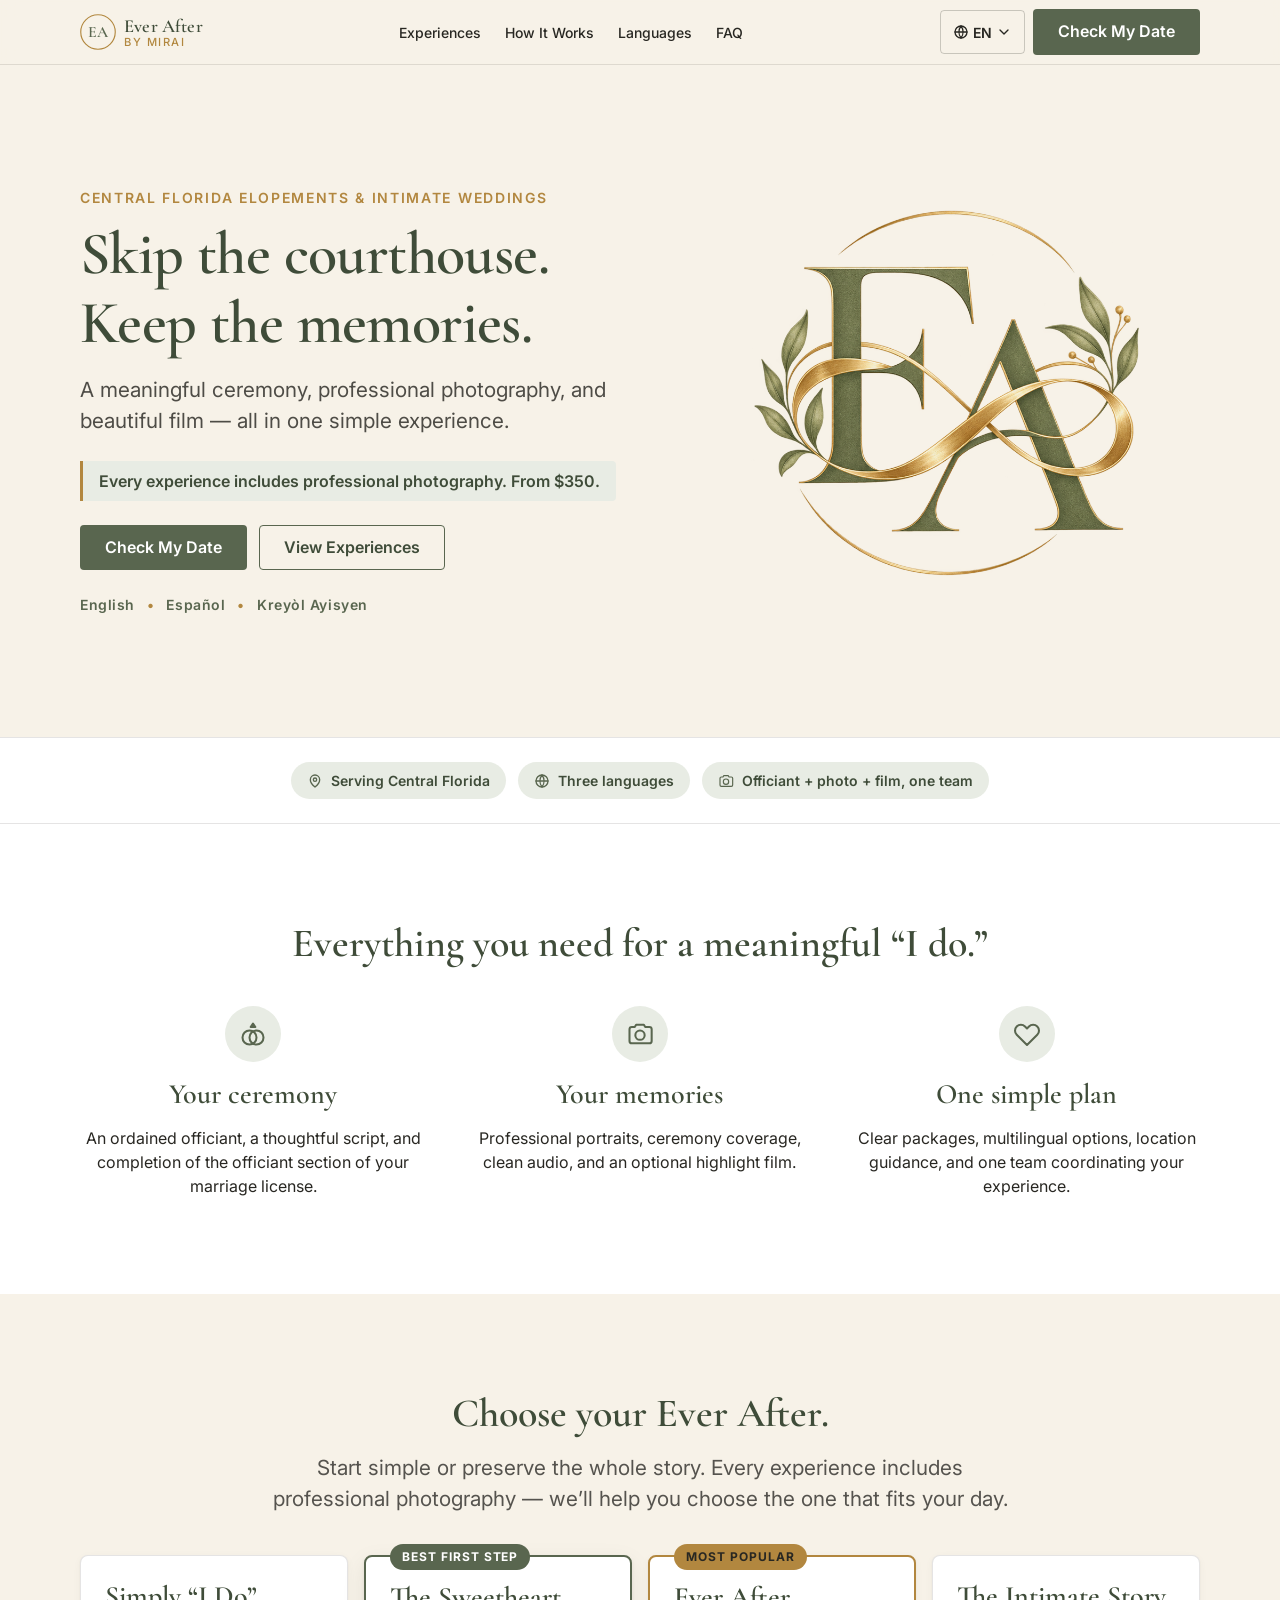
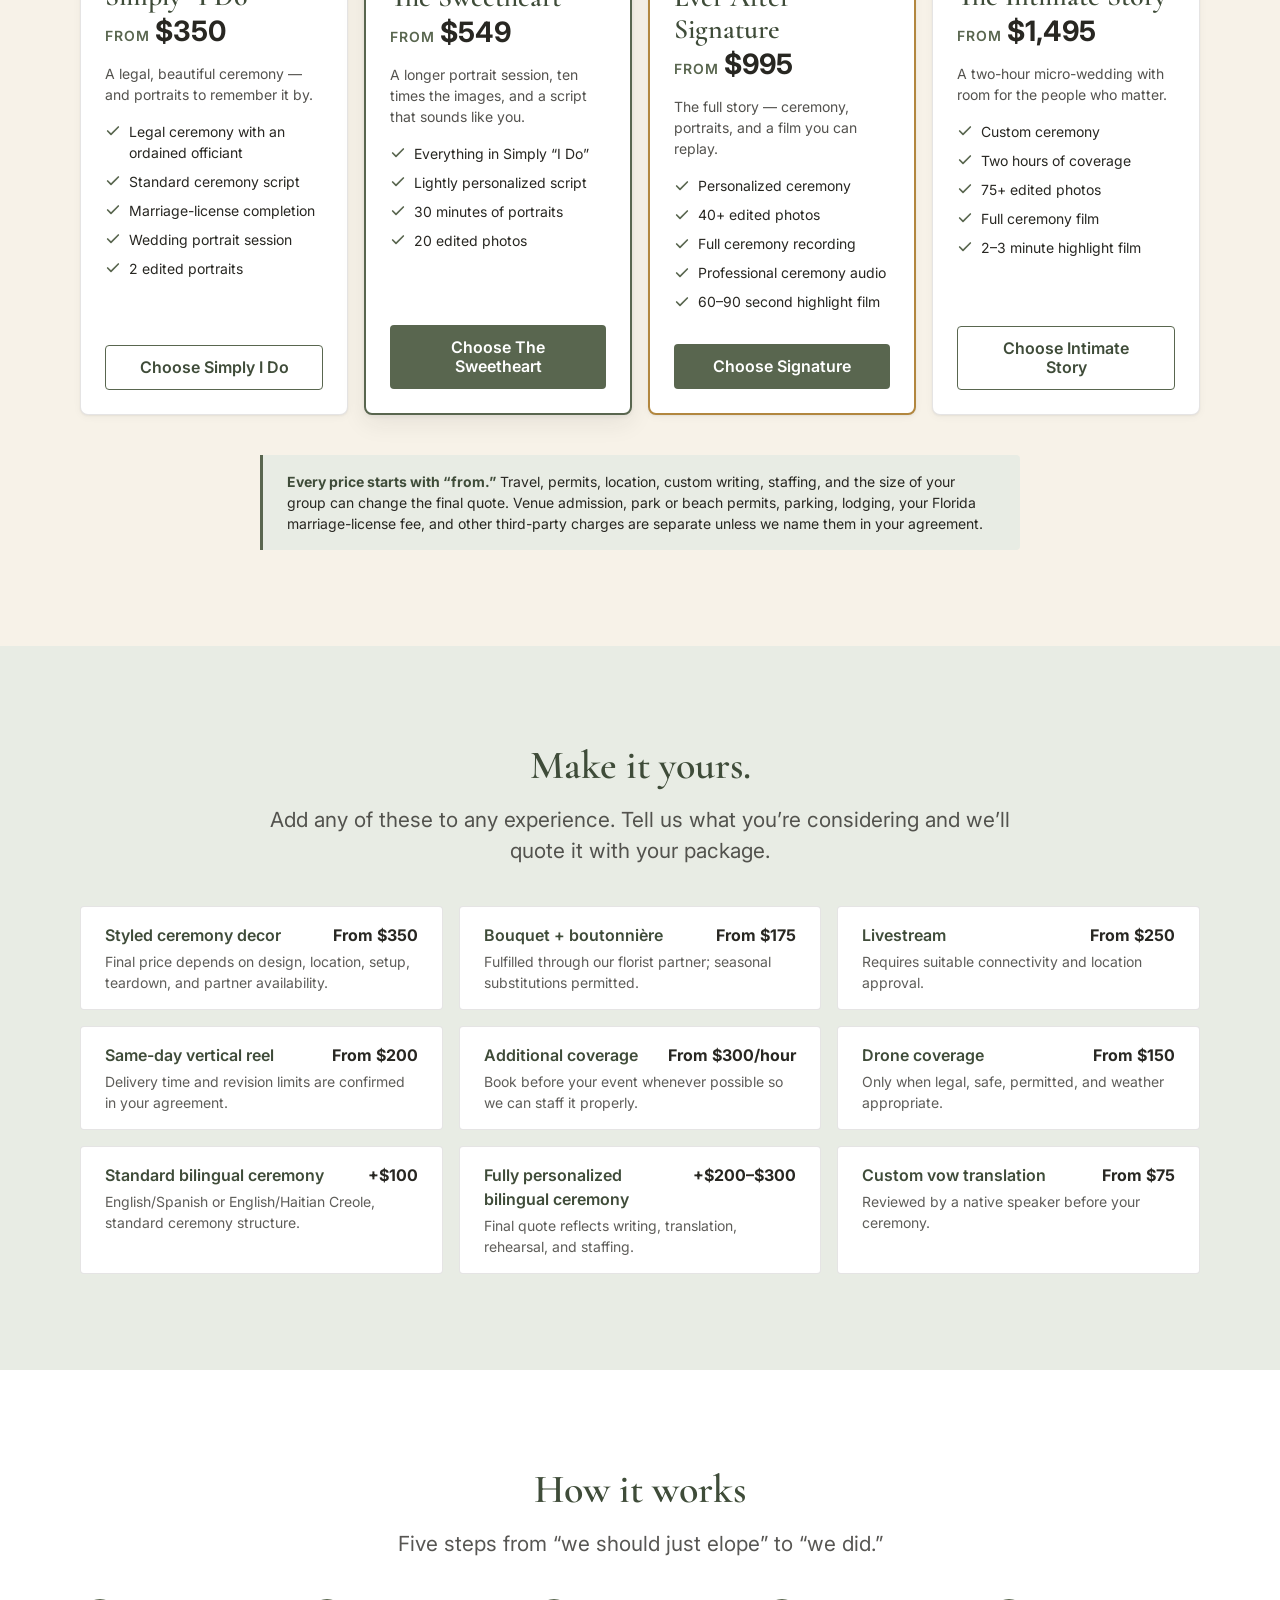
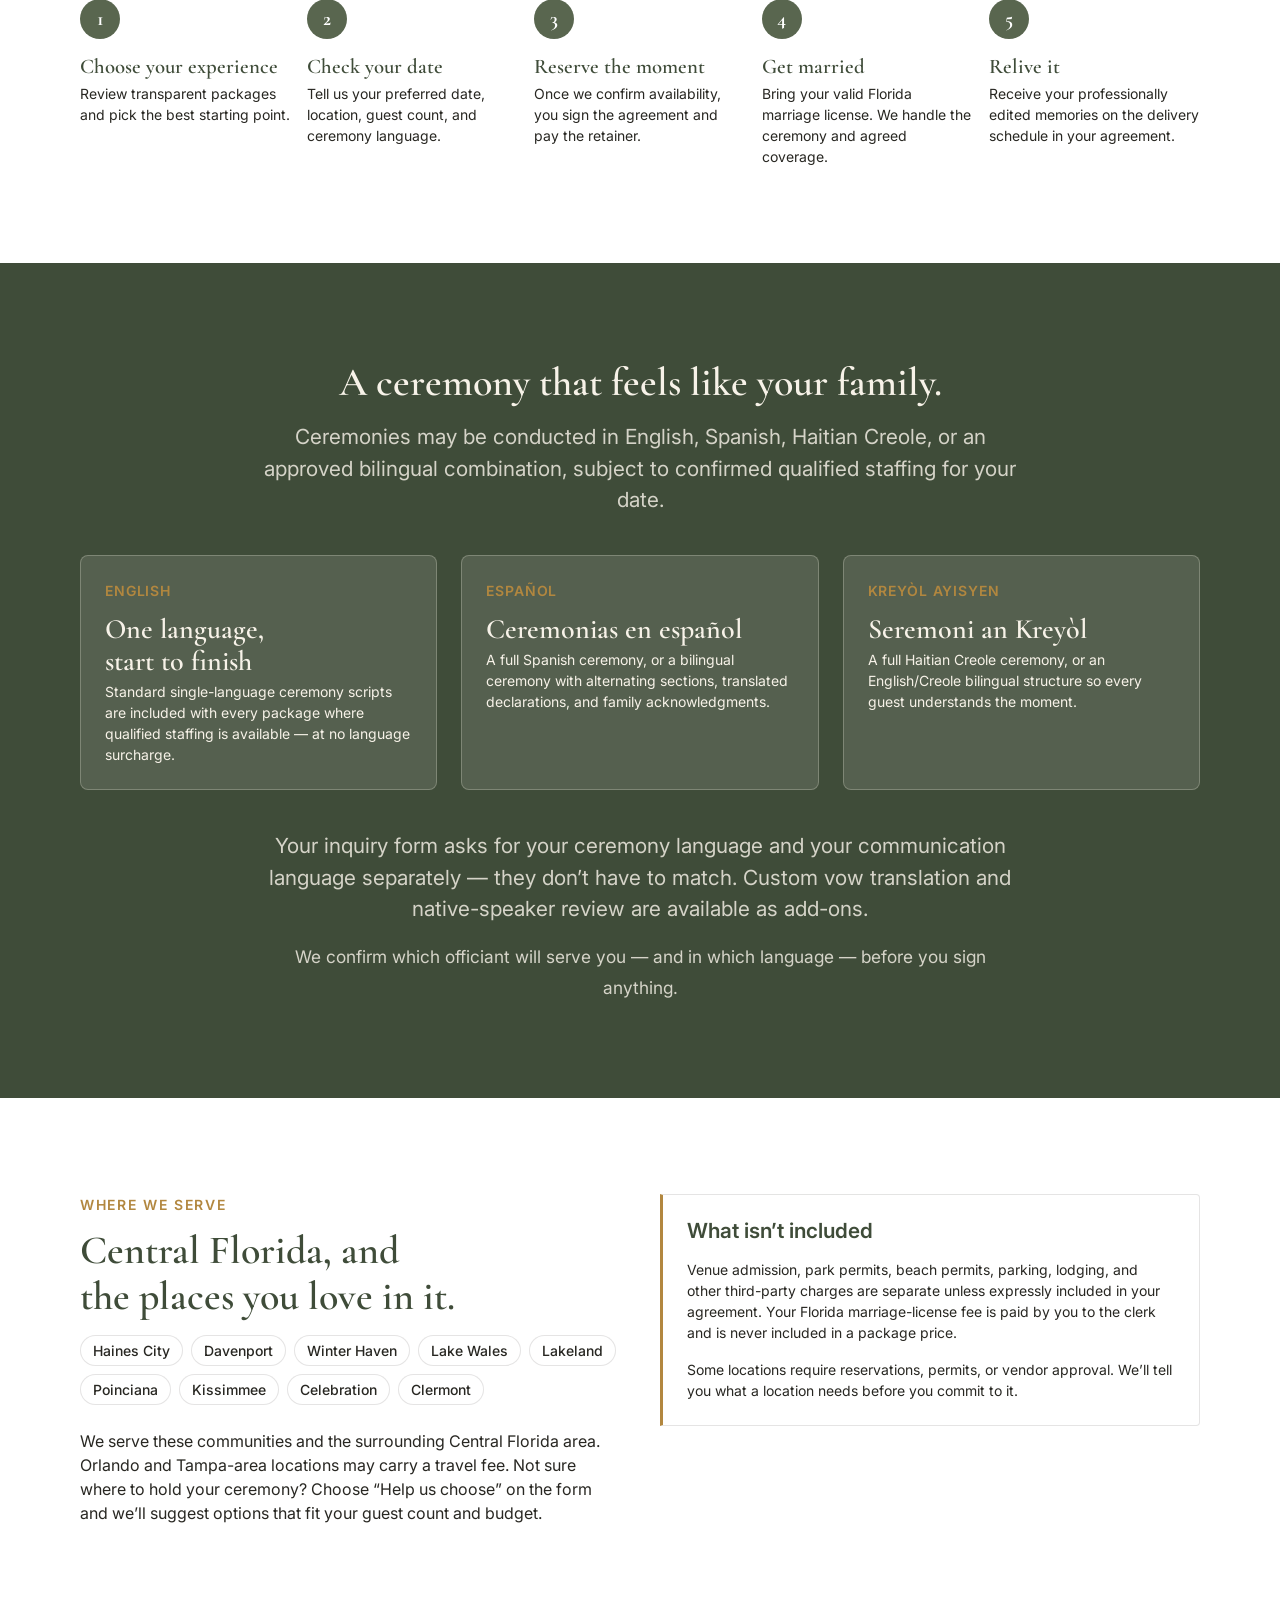
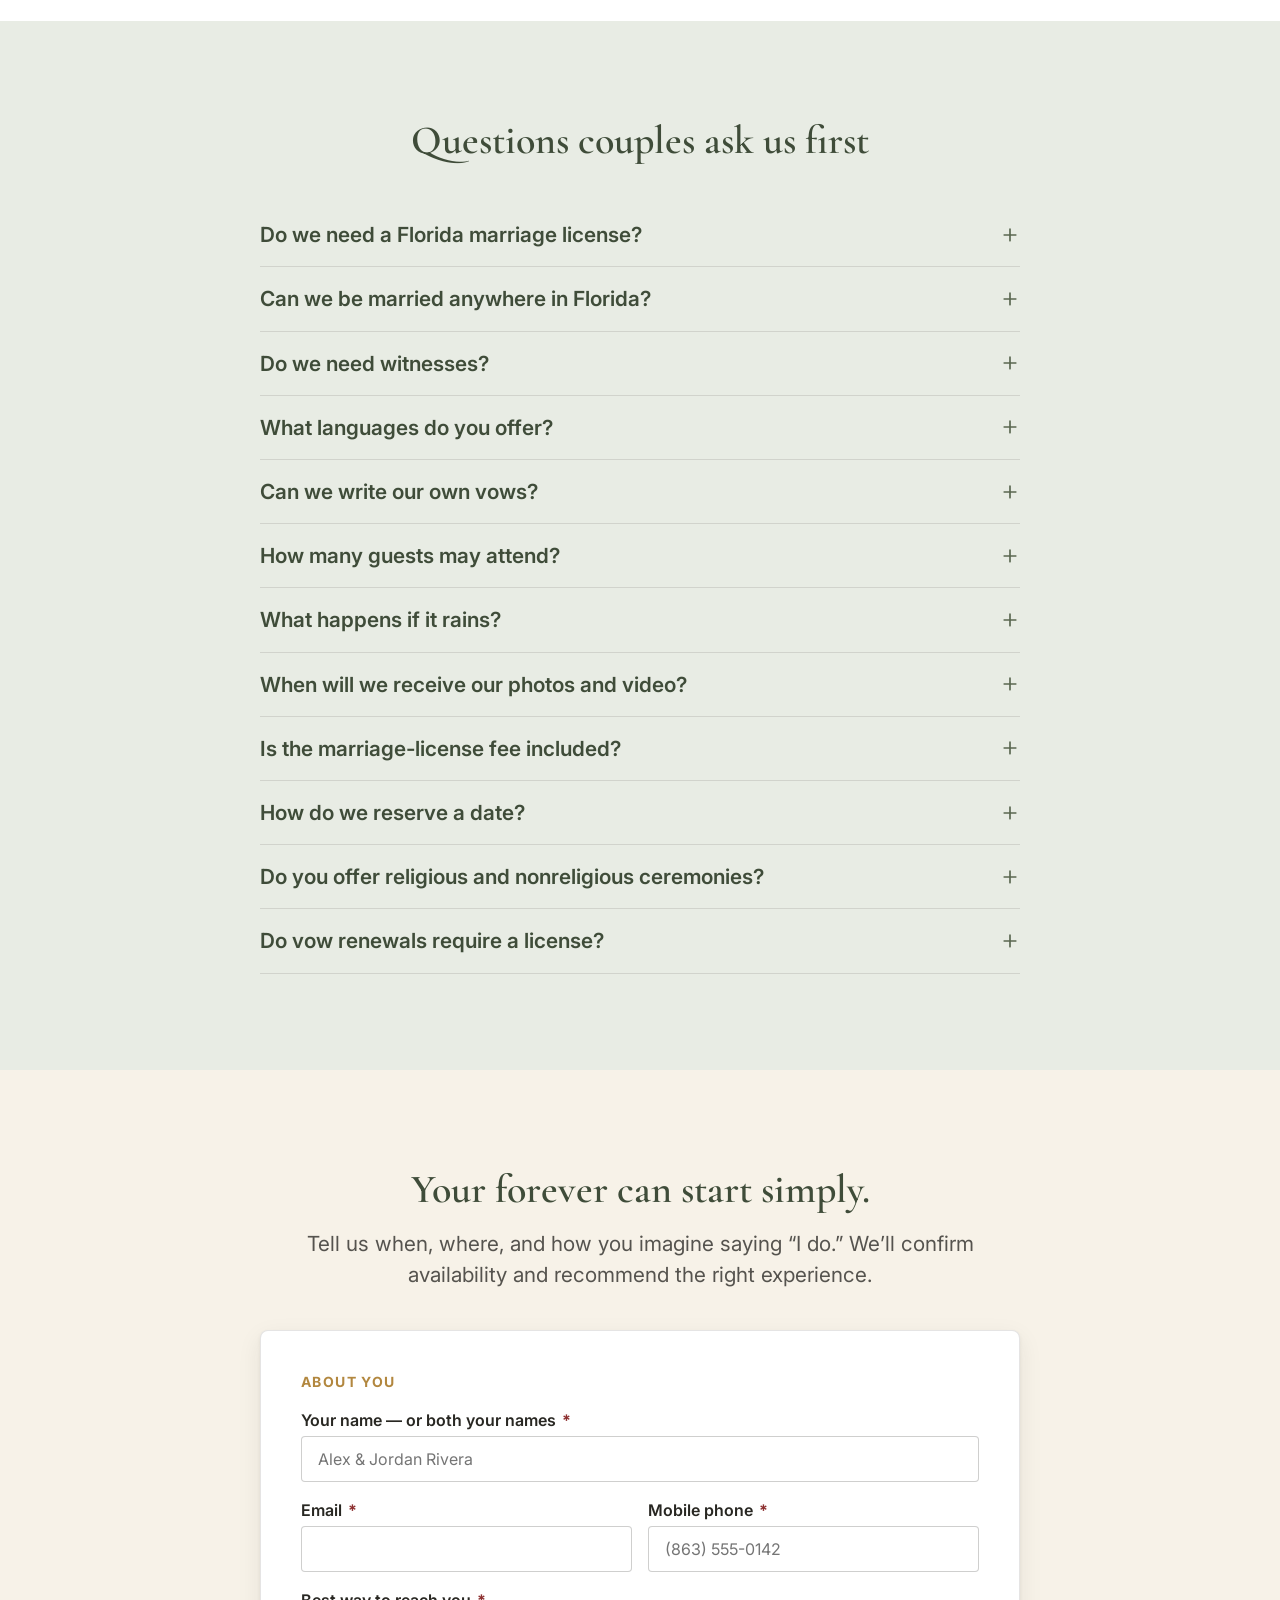
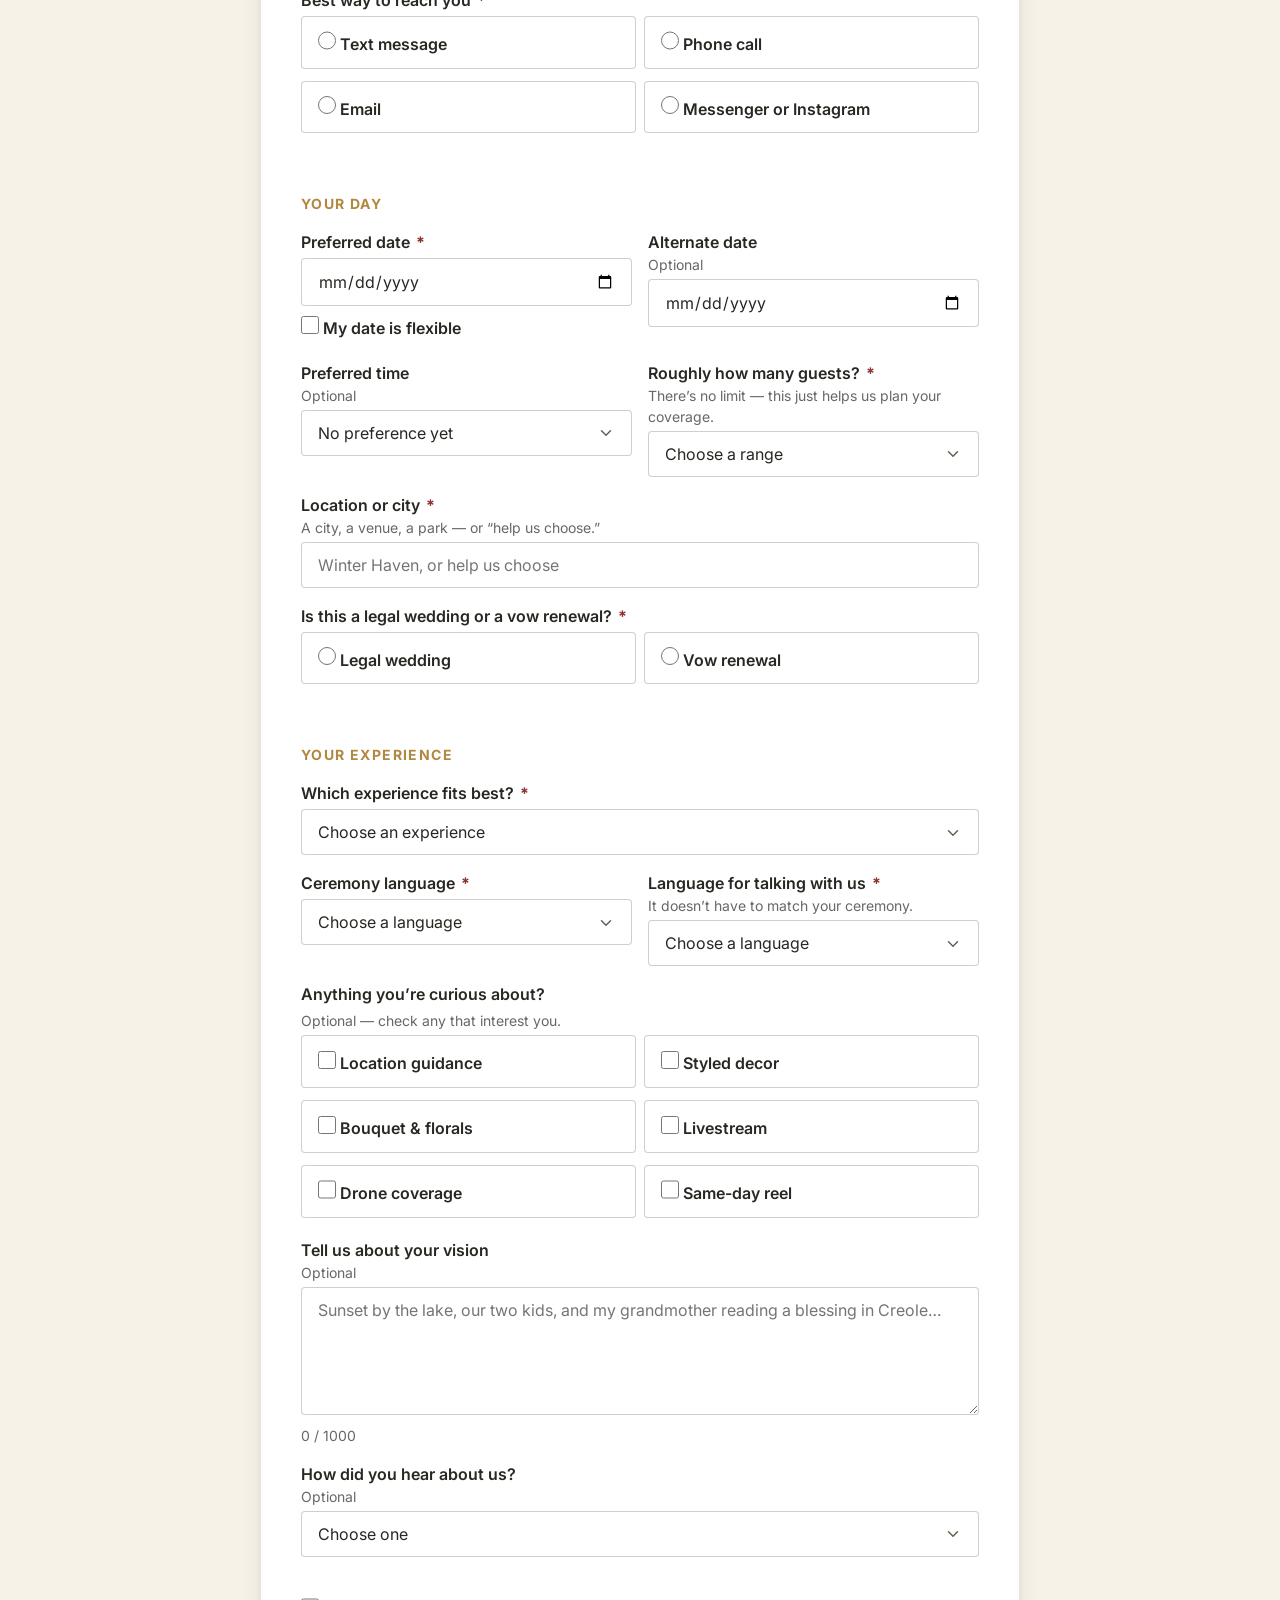
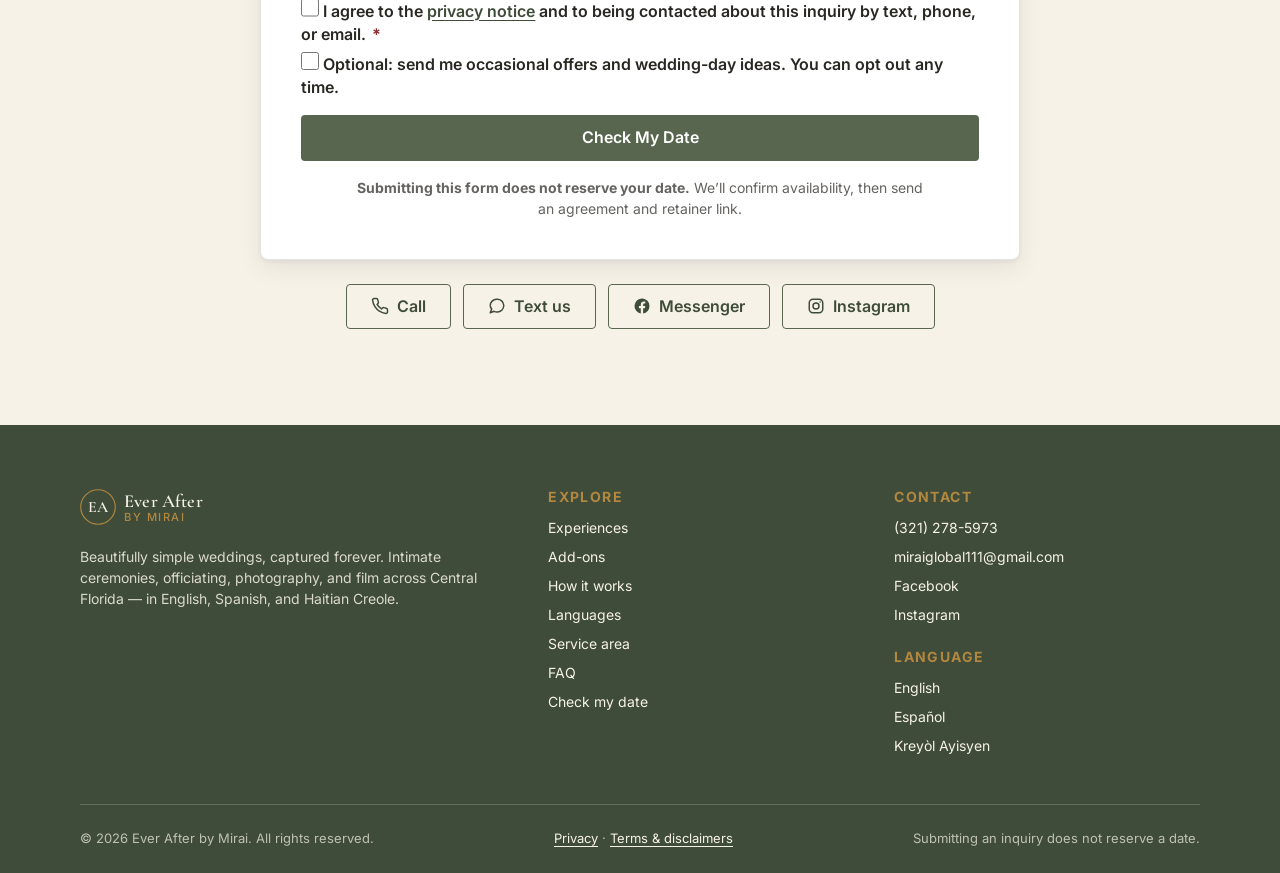
<file: index.html>
<!DOCTYPE html>
<html lang="en-US">
<head>
<meta charset="utf-8">
<meta name="viewport" content="width=device-width, initial-scale=1">

<!-- SEO §16.1 -->
<title>Central Florida Elopements &amp; Intimate Weddings | Ever After by Mirai</title>
<meta name="description" content="Simple, meaningful Central Florida weddings with officiating, photography, and film. Every package includes professional photos. English, Spanish, and Haitian Creole. From $350.">

<!-- Canonical + hreflang §9.3. TODO: replace the domain before launch. -->
<link rel="canonical" href="https://everafterbymirai.com/">
<link rel="alternate" hreflang="en-US" href="https://everafterbymirai.com/">
<link rel="alternate" hreflang="es-US" href="https://everafterbymirai.com/es/">
<link rel="alternate" hreflang="ht" href="https://everafterbymirai.com/ht/">
<link rel="alternate" hreflang="x-default" href="https://everafterbymirai.com/">

<!-- Open Graph §16.1 -->
<meta property="og:type" content="website">
<meta property="og:locale" content="en_US">
<meta property="og:locale:alternate" content="es_US">
<meta property="og:locale:alternate" content="ht_HT">
<meta property="og:site_name" content="Ever After by Mirai">
<meta property="og:url" content="https://everafterbymirai.com/">
<meta property="og:title" content="Ever After by Mirai | Intimate Florida Weddings">
<meta property="og:description" content="Officiating, photography, and film in one beautifully simple experience.">
<meta property="og:image" content="https://everafterbymirai.com/assets/images/og-card.jpg">
<meta property="og:image:width" content="1200">
<meta property="og:image:height" content="630">
<meta property="og:image:alt" content="Ever After by Mirai — Central Florida elopements and intimate weddings">
<meta name="twitter:card" content="summary_large_image">

<link rel="icon" href="/assets/icons/favicon.svg" type="image/svg+xml">
<link rel="apple-touch-icon" href="/assets/icons/apple-touch-icon.png">

<!-- Fonts §12.3. display=swap keeps text visible if Google Fonts is slow or
     blocked, per the §14 resilience requirement. -->
<link rel="preconnect" href="https://fonts.googleapis.com">
<link rel="preconnect" href="https://fonts.gstatic.com" crossorigin>
<link rel="stylesheet" href="https://fonts.googleapis.com/css2?family=Cormorant+Garamond:wght@500;600;700&amp;family=Inter:wght@400;500;600;700&amp;display=swap">

<link rel="stylesheet" href="/assets/css/styles.css">

<!--
  Structured data §16.2 — only truthful, currently-verifiable fields.
  Deliberately omitted until confirmed: aggregateRating and review (§16.2
  forbids self-serving review markup), priceRange, openingHours, and a street
  address. TODO: fill telephone, email, and sameAs from §25 before launch.
-->
<script type="application/ld+json">
{
  "@context": "https://schema.org",
  "@type": "LocalBusiness",
  "@id": "https://everafterbymirai.com/#business",
  "name": "Ever After by Mirai",
  "description": "Intimate wedding ceremonies, officiating, photography, and film for couples across Central Florida. Services offered in English, Spanish, and Haitian Creole.",
  "url": "https://everafterbymirai.com/",
  "logo": "https://everafterbymirai.com/assets/icons/logo.svg",
  "image": "https://everafterbymirai.com/assets/images/og-card.jpg",
  "telephone": "+1-321-278-5973",
  "email": "miraiglobal111@gmail.com",
  "availableLanguage": ["en", "es", "ht"],
  "areaServed": [
    { "@type": "City", "name": "Haines City", "addressRegion": "FL" },
    { "@type": "City", "name": "Davenport", "addressRegion": "FL" },
    { "@type": "City", "name": "Winter Haven", "addressRegion": "FL" },
    { "@type": "City", "name": "Lake Wales", "addressRegion": "FL" },
    { "@type": "City", "name": "Lakeland", "addressRegion": "FL" },
    { "@type": "City", "name": "Poinciana", "addressRegion": "FL" },
    { "@type": "City", "name": "Kissimmee", "addressRegion": "FL" },
    { "@type": "City", "name": "Celebration", "addressRegion": "FL" },
    { "@type": "City", "name": "Clermont", "addressRegion": "FL" }
  ],
  "sameAs": [
    "https://www.facebook.com/everafterbymirai",
    "https://www.instagram.com/everafterbymirai"
  ]
}
</script>

<script src="/assets/js/main.js" defer></script>
</head>

<body data-page-type="landing">

<a class="skip-link" href="#main">Skip to content</a>

<!-- Icon sprite -->
<svg width="0" height="0" style="position:absolute" aria-hidden="true" focusable="false">
  <symbol id="i-check" viewBox="0 0 24 24" fill="none" stroke="currentColor" stroke-width="2.5" stroke-linecap="round" stroke-linejoin="round"><path d="M20 6L9 17l-5-5"/></symbol>
  <symbol id="i-globe" viewBox="0 0 24 24" fill="none" stroke="currentColor" stroke-width="2" stroke-linecap="round" stroke-linejoin="round"><circle cx="12" cy="12" r="9"/><path d="M3 12h18M12 3a15 15 0 010 18M12 3a15 15 0 000 18"/></symbol>
  <symbol id="i-chevron" viewBox="0 0 24 24" fill="none" stroke="currentColor" stroke-width="2" stroke-linecap="round" stroke-linejoin="round"><path d="M6 9l6 6 6-6"/></symbol>
  <symbol id="i-menu" viewBox="0 0 24 24" fill="none" stroke="currentColor" stroke-width="2" stroke-linecap="round"><path d="M3 6h18M3 12h18M3 18h18"/></symbol>
  <symbol id="i-close" viewBox="0 0 24 24" fill="none" stroke="currentColor" stroke-width="2" stroke-linecap="round"><path d="M18 6L6 18M6 6l12 12"/></symbol>
  <symbol id="i-plus" viewBox="0 0 24 24" fill="none" stroke="currentColor" stroke-width="2" stroke-linecap="round"><path d="M12 5v14M5 12h14"/></symbol>
  <symbol id="i-rings" viewBox="0 0 24 24" fill="none" stroke="currentColor" stroke-width="1.75" stroke-linecap="round" stroke-linejoin="round"><circle cx="9" cy="15" r="6"/><circle cx="15" cy="15" r="6"/><path d="M12 3l2 3h-4l2-3z"/></symbol>
  <symbol id="i-camera" viewBox="0 0 24 24" fill="none" stroke="currentColor" stroke-width="1.75" stroke-linecap="round" stroke-linejoin="round"><path d="M3 8a2 2 0 012-2h2.5l1.2-2h6.6l1.2 2H20a2 2 0 012 2v10a2 2 0 01-2 2H5a2 2 0 01-2-2V8z"/><circle cx="12" cy="13" r="4"/></symbol>
  <symbol id="i-calendar" viewBox="0 0 24 24" fill="none" stroke="currentColor" stroke-width="1.75" stroke-linecap="round" stroke-linejoin="round"><rect x="3" y="5" width="18" height="16" rx="2"/><path d="M3 10h18M8 3v4M16 3v4"/></symbol>
  <symbol id="i-pin" viewBox="0 0 24 24" fill="none" stroke="currentColor" stroke-width="2" stroke-linecap="round" stroke-linejoin="round"><path d="M12 21s7-5.5 7-11a7 7 0 10-14 0c0 5.5 7 11 7 11z"/><circle cx="12" cy="10" r="2.5"/></symbol>
  <symbol id="i-phone" viewBox="0 0 24 24" fill="none" stroke="currentColor" stroke-width="2" stroke-linecap="round" stroke-linejoin="round"><path d="M22 16.9v3a2 2 0 01-2.2 2 19.8 19.8 0 01-8.6-3.1 19.5 19.5 0 01-6-6A19.8 19.8 0 012.1 4.2 2 2 0 014.1 2h3a2 2 0 012 1.7c.1 1 .4 1.9.7 2.8a2 2 0 01-.5 2.1L8.1 9.9a16 16 0 006 6l1.3-1.3a2 2 0 012.1-.4c.9.3 1.8.6 2.8.7a2 2 0 011.7 2z"/></symbol>
  <symbol id="i-chat" viewBox="0 0 24 24" fill="none" stroke="currentColor" stroke-width="2" stroke-linecap="round" stroke-linejoin="round"><path d="M21 11.5a8.4 8.4 0 01-9 8.4 9.5 9.5 0 01-3.9-.8L3 21l1.9-4.9A8.4 8.4 0 013 11.5a8.4 8.4 0 018.5-8.4h.5A8.4 8.4 0 0121 11a.5.5 0 010 .5z"/></symbol>
  <symbol id="i-image" viewBox="0 0 24 24" fill="none" stroke="currentColor" stroke-width="1.75" stroke-linecap="round" stroke-linejoin="round"><rect x="3" y="4" width="18" height="16" rx="2"/><circle cx="8.5" cy="9.5" r="1.5"/><path d="M21 15l-5-5L5 20"/></symbol>
  <symbol id="i-heart" viewBox="0 0 24 24" fill="none" stroke="currentColor" stroke-width="1.75" stroke-linecap="round" stroke-linejoin="round"><path d="M20.8 5.6a5 5 0 00-7.1 0L12 7.3l-1.7-1.7a5 5 0 10-7.1 7.1L12 21.4l8.8-8.7a5 5 0 000-7.1z"/></symbol>
  <symbol id="i-facebook" viewBox="0 0 24 24" fill="currentColor"><path d="M22 12a10 10 0 10-11.6 9.9v-7H7.9V12h2.5V9.8c0-2.5 1.5-3.9 3.8-3.9 1.1 0 2.2.2 2.2.2v2.5h-1.3c-1.2 0-1.6.8-1.6 1.6V12h2.8l-.4 2.9h-2.4v7A10 10 0 0022 12z"/></symbol>
  <symbol id="i-instagram" viewBox="0 0 24 24" fill="none" stroke="currentColor" stroke-width="2"><rect x="3" y="3" width="18" height="18" rx="5"/><circle cx="12" cy="12" r="4"/><circle cx="17.5" cy="6.5" r="1" fill="currentColor" stroke="none"/></symbol>
</svg>

<!-- ======================================================================
     HEADER §7.1
     ====================================================================== -->
<header class="site-header">
  <div class="container site-header__inner">

    <a class="brand" href="/">
      <svg class="brand__mark" viewBox="0 0 48 48" aria-hidden="true" focusable="false">
        <circle cx="24" cy="24" r="23" fill="none" stroke="#B2873F" stroke-width="1.5"/>
        <text x="24" y="31" text-anchor="middle" font-family="Cormorant Garamond, Georgia, serif"
              font-size="21" font-weight="600" fill="#59664F">EA</text>
      </svg>
      <span class="brand__name">Ever After<span>by Mirai</span></span>
    </a>

    <nav class="site-nav" aria-label="Main">
      <a href="#experiences">Experiences</a>
      <a href="#how-it-works">How It Works</a>
      <a href="#languages">Languages</a>
      <a href="#faq">FAQ</a>
    </nav>

    <div class="header__actions">

      <!-- Language selector §7.1: text labels, never flags alone -->
      <div class="lang-switcher">
        <button type="button" class="lang-switcher__toggle" data-lang-toggle
                aria-expanded="false" aria-controls="lang-menu"
                aria-label="Change language. Current language: English">
          <svg aria-hidden="true" focusable="false"><use href="#i-globe"></use></svg>
          <span aria-hidden="true">EN</span>
          <svg class="lang-switcher__chev" aria-hidden="true" focusable="false"><use href="#i-chevron"></use></svg>
        </button>
        <ul class="lang-switcher__menu" id="lang-menu" hidden>
          <li><a href="/"    hreflang="en-US" lang="en-US" data-lang-link="en-US" aria-current="true">English <span class="lang-switcher__check" aria-hidden="true">✓</span><span class="visually-hidden">(current language)</span></a></li>
          <li><a href="/es/" hreflang="es-US" lang="es-US" data-lang-link="es-US">Español</a></li>
          <li><a href="/ht/" hreflang="ht"    lang="ht"    data-lang-link="ht">Kreyòl Ayisyen</a></li>
        </ul>
      </div>

      <a class="btn btn--primary header__cta" href="#inquiry">Check My Date</a>

      <button type="button" class="menu-toggle" data-menu-toggle
              aria-expanded="false" aria-controls="mobile-nav" aria-label="Menu">
        <svg class="menu-toggle__open" aria-hidden="true" focusable="false"><use href="#i-menu"></use></svg>
        <svg class="menu-toggle__close" aria-hidden="true" focusable="false"><use href="#i-close"></use></svg>
      </button>
    </div>
  </div>

  <nav class="mobile-nav" id="mobile-nav" aria-label="Mobile" hidden>
    <div class="container">
      <ul>
        <li><a href="#experiences">Experiences</a></li>
        <li><a href="#how-it-works">How It Works</a></li>
        <li><a href="#languages">Languages</a></li>
        <li><a href="#service-area">Service Area</a></li>
        <li><a href="#faq">FAQ</a></li>
      </ul>
      <a class="btn btn--primary btn--block" href="#inquiry">Check My Date</a>
    </div>
  </nav>
</header>

<main id="main">

<!-- ======================================================================
     HERO §7.2
     ====================================================================== -->
<section class="hero" data-hero>
  <div class="container hero__grid">
    <div class="hero__content">
      <span class="eyebrow">Central Florida Elopements &amp; Intimate Weddings</span>
      <h1>Skip the courthouse.<br>Keep the memories.</h1>
      <p class="hero__lede">
        A meaningful ceremony, professional photography, and beautiful film —
        all in one simple experience.
      </p>
      <p class="hero__price">Every experience includes professional photography. From&nbsp;$350.</p>

      <div class="btn-row">
        <a class="btn btn--primary" href="#inquiry">Check My Date</a>
        <a class="btn btn--secondary" href="#experiences">View Experiences</a>
      </div>

      <p class="hero__trust">
        English <span aria-hidden="true">•</span> Español <span aria-hidden="true">•</span> Kreyòl Ayisyen
      </p>
    </div>

    <!--
      §7.2 / §7.8: the brand monogram stands in until a real intimate-wedding
      photograph is available. It is brand art, not client work, so nothing here
      implies a past wedding. Alt text describes it as the logo it is.
      TODO: replace with a real hero photograph — see PLACEHOLDERS.md.
    -->
    <div class="hero__media hero__media--brand">
      <img src="/assets/images/ea-monogram.png"
           alt="Ever After by Mirai monogram: the letters E and A in sage green, joined by a gold ribbon and framed by olive leaves."
           width="900" height="900"
           fetchpriority="high" decoding="async">
    </div>
  </div>
</section>

<!-- Trust chips §12.4 -->
<div class="trust-chips">
  <span class="chip"><svg aria-hidden="true" focusable="false"><use href="#i-pin"></use></svg> Serving Central Florida</span>
  <span class="chip"><svg aria-hidden="true" focusable="false"><use href="#i-globe"></use></svg> Three languages</span>
  <span class="chip"><svg aria-hidden="true" focusable="false"><use href="#i-camera"></use></svg> Officiant + photo + film, one team</span>
</div>

<!-- ======================================================================
     VALUE PROPOSITION §7.3
     ====================================================================== -->
<section class="section section--white" aria-labelledby="value-heading">
  <div class="container">
    <div class="section-head">
      <h2 id="value-heading">Everything you need for a meaningful “I do.”</h2>
    </div>

    <div class="pillars">
      <div class="pillar">
        <span class="pillar__icon"><svg aria-hidden="true" focusable="false"><use href="#i-rings"></use></svg></span>
        <h3>Your ceremony</h3>
        <p>An ordained officiant, a thoughtful script, and completion of the officiant section of your marriage license.</p>
      </div>
      <div class="pillar">
        <span class="pillar__icon"><svg aria-hidden="true" focusable="false"><use href="#i-camera"></use></svg></span>
        <h3>Your memories</h3>
        <p>Professional portraits, ceremony coverage, clean audio, and an optional highlight film.</p>
      </div>
      <div class="pillar">
        <span class="pillar__icon"><svg aria-hidden="true" focusable="false"><use href="#i-heart"></use></svg></span>
        <h3>One simple plan</h3>
        <p>Clear packages, multilingual options, location guidance, and one team coordinating your experience.</p>
      </div>
    </div>
  </div>
</section>

<!-- ======================================================================
     PACKAGES §7.4
     ====================================================================== -->
<section class="section section--ivory" id="experiences" aria-labelledby="packages-heading">
  <div class="container">
    <div class="section-head">
      <h2 id="packages-heading">Choose your Ever After.</h2>
      <p>
        Start simple or preserve the whole story. Every experience includes
        professional photography — we’ll help you choose the one that fits your day.
      </p>
    </div>

    <div class="packages">

      <article class="package" data-package-id="simply-i-do">
        <h3 class="package__name">Simply “I Do”</h3>
        <p class="package__price"><span class="from">From</span> $350</p>
        <p class="package__desc">A legal, beautiful ceremony — and portraits to remember it by.</p>
        <ul class="package__list">
          <li><svg aria-hidden="true" focusable="false"><use href="#i-check"></use></svg> Legal ceremony with an ordained officiant</li>
          <li><svg aria-hidden="true" focusable="false"><use href="#i-check"></use></svg> Standard ceremony script</li>
          <li><svg aria-hidden="true" focusable="false"><use href="#i-check"></use></svg> Marriage-license completion</li>
          <li><svg aria-hidden="true" focusable="false"><use href="#i-check"></use></svg> Wedding portrait session</li>
          <li><svg aria-hidden="true" focusable="false"><use href="#i-check"></use></svg> 2 edited portraits</li>
        </ul>
        <button type="button" class="btn btn--secondary btn--block"
                data-package-select="simply-i-do" data-package-price="350">
          Choose Simply I Do
        </button>
      </article>

      <!-- §7.4: The Sweetheart is visually emphasized as the approachable
           entry into media coverage. -->
      <article class="package package--featured" data-package-id="sweetheart">
        <span class="package__flag package__flag--featured">Best first step</span>
        <h3 class="package__name">The Sweetheart</h3>
        <p class="package__price"><span class="from">From</span> $549</p>
        <p class="package__desc">A longer portrait session, ten times the images, and a script that sounds like you.</p>
        <ul class="package__list">
          <li><svg aria-hidden="true" focusable="false"><use href="#i-check"></use></svg> Everything in Simply “I Do”</li>
          <li><svg aria-hidden="true" focusable="false"><use href="#i-check"></use></svg> Lightly personalized script</li>
          <li><svg aria-hidden="true" focusable="false"><use href="#i-check"></use></svg> 30 minutes of portraits</li>
          <li><svg aria-hidden="true" focusable="false"><use href="#i-check"></use></svg> 20 edited photos</li>
        </ul>
        <button type="button" class="btn btn--primary btn--block"
                data-package-select="sweetheart" data-package-price="549">
          Choose The Sweetheart
        </button>
      </article>

      <article class="package package--popular" data-package-id="signature">
        <span class="package__flag package__flag--popular">Most popular</span>
        <h3 class="package__name">Ever After Signature</h3>
        <p class="package__price"><span class="from">From</span> $995</p>
        <p class="package__desc">The full story — ceremony, portraits, and a film you can replay.</p>
        <ul class="package__list">
          <li><svg aria-hidden="true" focusable="false"><use href="#i-check"></use></svg> Personalized ceremony</li>
          <li><svg aria-hidden="true" focusable="false"><use href="#i-check"></use></svg> 40+ edited photos</li>
          <li><svg aria-hidden="true" focusable="false"><use href="#i-check"></use></svg> Full ceremony recording</li>
          <li><svg aria-hidden="true" focusable="false"><use href="#i-check"></use></svg> Professional ceremony audio</li>
          <li><svg aria-hidden="true" focusable="false"><use href="#i-check"></use></svg> 60–90 second highlight film</li>
        </ul>
        <button type="button" class="btn btn--primary btn--block"
                data-package-select="signature" data-package-price="995">
          Choose Signature
        </button>
      </article>

      <article class="package" data-package-id="intimate-story">
        <h3 class="package__name">The Intimate Story</h3>
        <p class="package__price"><span class="from">From</span> $1,495</p>
        <p class="package__desc">A two-hour micro-wedding with room for the people who matter.</p>
        <ul class="package__list">
          <li><svg aria-hidden="true" focusable="false"><use href="#i-check"></use></svg> Custom ceremony</li>
          <li><svg aria-hidden="true" focusable="false"><use href="#i-check"></use></svg> Two hours of coverage</li>
          <li><svg aria-hidden="true" focusable="false"><use href="#i-check"></use></svg> 75+ edited photos</li>
          <li><svg aria-hidden="true" focusable="false"><use href="#i-check"></use></svg> Full ceremony film</li>
          <li><svg aria-hidden="true" focusable="false"><use href="#i-check"></use></svg> 2–3 minute highlight film</li>
        </ul>
        <button type="button" class="btn btn--secondary btn--block"
                data-package-select="intimate-story" data-package-price="1495">
          Choose Intimate Story
        </button>
      </article>
    </div>

    <!-- §7.4 package-display rule + PKG-01, PKG-05, PKG-06 -->
    <div class="package-note">
      <p>
        <strong>Every price starts with “from.”</strong> Travel, permits, location,
        custom writing, staffing, and the size of your group can change the final
        quote. Venue admission, park or beach permits, parking, lodging, your
        Florida marriage-license fee, and other third-party charges are separate
        unless we name them in your agreement.
      </p>
    </div>
  </div>
</section>

<!-- ======================================================================
     ADD-ONS §7.5
     ====================================================================== -->
<section class="section section--sage" id="add-ons" aria-labelledby="addons-heading">
  <div class="container">
    <div class="section-head">
      <h2 id="addons-heading">Make it yours.</h2>
      <p>Add any of these to any experience. Tell us what you’re considering and we’ll quote it with your package.</p>
    </div>

    <div class="addons">
      <div class="addon">
        <p class="addon__head"><span class="addon__name">Styled ceremony decor</span><span class="addon__price">From $350</span></p>
        <p class="addon__note">Final price depends on design, location, setup, teardown, and partner availability.</p>
      </div>
      <div class="addon">
        <p class="addon__head"><span class="addon__name">Bouquet + boutonnière</span><span class="addon__price">From $175</span></p>
        <p class="addon__note">Fulfilled through our florist partner; seasonal substitutions permitted.</p>
      </div>
      <div class="addon">
        <p class="addon__head"><span class="addon__name">Livestream</span><span class="addon__price">From $250</span></p>
        <p class="addon__note">Requires suitable connectivity and location approval.</p>
      </div>
      <div class="addon">
        <p class="addon__head"><span class="addon__name">Same-day vertical reel</span><span class="addon__price">From $200</span></p>
        <p class="addon__note">Delivery time and revision limits are confirmed in your agreement.</p>
      </div>
      <div class="addon">
        <p class="addon__head"><span class="addon__name">Additional coverage</span><span class="addon__price">From $300/hour</span></p>
        <p class="addon__note">Book before your event whenever possible so we can staff it properly.</p>
      </div>
      <div class="addon">
        <p class="addon__head"><span class="addon__name">Drone coverage</span><span class="addon__price">From $150</span></p>
        <p class="addon__note">Only when legal, safe, permitted, and weather appropriate.</p>
      </div>
      <div class="addon">
        <p class="addon__head"><span class="addon__name">Standard bilingual ceremony</span><span class="addon__price">+$100</span></p>
        <p class="addon__note">English/Spanish or English/Haitian Creole, standard ceremony structure.</p>
      </div>
      <div class="addon">
        <p class="addon__head"><span class="addon__name">Fully personalized bilingual ceremony</span><span class="addon__price">+$200–$300</span></p>
        <p class="addon__note">Final quote reflects writing, translation, rehearsal, and staffing.</p>
      </div>
      <div class="addon">
        <p class="addon__head"><span class="addon__name">Custom vow translation</span><span class="addon__price">From $75</span></p>
        <p class="addon__note">Reviewed by a native speaker before your ceremony.</p>
      </div>
    </div>
  </div>
</section>

<!-- ======================================================================
     HOW IT WORKS §7.6
     ====================================================================== -->
<section class="section section--white" id="how-it-works" aria-labelledby="how-heading">
  <div class="container">
    <div class="section-head">
      <h2 id="how-heading">How it works</h2>
      <p>Five steps from “we should just elope” to “we did.”</p>
    </div>

    <ol class="steps">
      <li class="step">
        <h3>Choose your experience</h3>
        <p>Review transparent packages and pick the best starting point.</p>
      </li>
      <li class="step">
        <h3>Check your date</h3>
        <p>Tell us your preferred date, location, guest count, and ceremony language.</p>
      </li>
      <li class="step">
        <h3>Reserve the moment</h3>
        <p>Once we confirm availability, you sign the agreement and pay the retainer.</p>
      </li>
      <li class="step">
        <h3>Get married</h3>
        <p>Bring your valid Florida marriage license. We handle the ceremony and agreed coverage.</p>
      </li>
      <li class="step">
        <h3>Relive it</h3>
        <p>Receive your professionally edited memories on the delivery schedule in your agreement.</p>
      </li>
    </ol>
  </div>
</section>

<!-- ======================================================================
     LANGUAGES §7.7
     ====================================================================== -->
<section class="section section--deep" id="languages" aria-labelledby="lang-heading">
  <div class="container">
    <div class="section-head">
      <h2 id="lang-heading">A ceremony that feels like your family.</h2>
      <p>
        Ceremonies may be conducted in English, Spanish, Haitian Creole, or an
        approved bilingual combination, subject to confirmed qualified staffing
        for your date.
      </p>
    </div>

    <div class="lang-grid">
      <div class="lang-card">
        <span class="lang-card__native" lang="en">English</span>
        <h3>One language, start to finish</h3>
        <p>Standard single-language ceremony scripts are included with every package where qualified staffing is available — at no language surcharge.</p>
      </div>
      <div class="lang-card">
        <span class="lang-card__native" lang="es">Español</span>
        <h3>Ceremonias en español</h3>
        <p>A full Spanish ceremony, or a bilingual ceremony with alternating sections, translated declarations, and family acknowledgments.</p>
      </div>
      <div class="lang-card">
        <span class="lang-card__native" lang="ht">Kreyòl Ayisyen</span>
        <h3>Seremoni an Kreyòl</h3>
        <p>A full Haitian Creole ceremony, or an English/Creole bilingual structure so every guest understands the moment.</p>
      </div>
    </div>

    <div class="section-head" style="margin-bottom:0">
      <p>
        Your inquiry form asks for your ceremony language and your communication
        language separately — they don’t have to match. Custom vow translation
        and native-speaker review are available as add-ons.
      </p>
      <!-- §7.7: do not imply every team member is fluent in every language.
           Naming the officiant happens after staffing is finalized. -->
      <p><small>We confirm which officiant will serve you — and in which language — before you sign anything.</small></p>
    </div>
  </div>
</section>

<!-- ======================================================================
     GALLERY §7.8 — REMOVED PENDING REAL IMAGERY

     The placeholder-tile gallery was removed at the owner's request: it will
     return once Ever After by Mirai has its own ceremony, portrait, detail,
     and reaction photographs. §7.8 and §11.2 forbid decorative or generated
     imagery standing in for client work, so an empty section is the honest
     state until then.

     When real images exist, restore this section between the languages and
     service-area sections. The .gallery, .gallery__item and .gallery__placeholder
     styles are still in assets/css/styles.css, and main.js still tracks the
     gallery_engage event for any [data-gallery-asset] element.

     TESTIMONIALS §11.3 also belong here once three real, consented quotes
     exist. §12.4 forbids fabricated ratings, so none ship as placeholders.
     ====================================================================== -->

<!-- ======================================================================
     SERVICE AREA §7.9
     ====================================================================== -->
<section class="section section--white" id="service-area" aria-labelledby="area-heading">
  <div class="container">
    <div class="area-grid">
      <div>
        <span class="eyebrow">Where we serve</span>
        <h2 id="area-heading">Central Florida, and the places you love in it.</h2>
        <ul class="city-list">
          <li>Haines City</li><li>Davenport</li><li>Winter Haven</li>
          <li>Lake Wales</li><li>Lakeland</li><li>Poinciana</li>
          <li>Kissimmee</li><li>Celebration</li><li>Clermont</li>
        </ul>
        <p>
          We serve these communities and the surrounding Central Florida area.
          Orlando and Tampa-area locations may carry a travel fee. Not sure where
          to hold your ceremony? Choose “Help us choose” on the form and we’ll
          suggest options that fit your guest count and budget.
        </p>
      </div>

      <div class="callout">
        <h3>What isn’t included</h3>
        <p>
          Venue admission, park permits, beach permits, parking, lodging, and
          other third-party charges are separate unless expressly included in
          your agreement. Your Florida marriage-license fee is paid by you to
          the clerk and is never included in a package price.
        </p>
        <p>
          Some locations require reservations, permits, or vendor approval. We’ll
          tell you what a location needs before you commit to it.
        </p>
      </div>
    </div>
  </div>
</section>

<!-- ======================================================================
     FAQ §7.10
     ====================================================================== -->
<section class="section section--sage" id="faq" aria-labelledby="faq-heading">
  <div class="container">
    <div class="section-head">
      <h2 id="faq-heading">Questions couples ask us first</h2>
    </div>

    <div class="faq">

      <details class="faq__item" data-faq-id="license-required">
        <summary>Do we need a Florida marriage license?
          <svg class="faq__icon" aria-hidden="true" focusable="false"><use href="#i-plus"></use></svg>
        </summary>
        <div class="faq__body">
          <p>
            Yes — for a legal marriage in Florida, you obtain the license yourselves
            from any Florida county clerk before your ceremony, and bring the valid,
            effective, unexpired license with you on the day. We complete the
            officiant’s section and follow the clerk’s return procedure.
          </p>
          <p>
            We offer marriage-license guidance, not legal advice. The issuing clerk
            is always the authority on current requirements and fees.
          </p>
        </div>
      </details>

      <details class="faq__item" data-faq-id="anywhere-in-florida">
        <summary>Can we be married anywhere in Florida?
          <svg class="faq__icon" aria-hidden="true" focusable="false"><use href="#i-plus"></use></svg>
        </summary>
        <div class="faq__body">
          <p>
            A Florida marriage license is generally valid throughout the state. The
            practical limit is the location itself: parks, beaches, gardens, and
            private venues can require reservations, permits, admission fees, or
            approval of outside vendors.
          </p>
          <p>
            Tell us where you’re imagining and we’ll tell you what it takes to
            marry there.
          </p>
        </div>
      </details>

      <details class="faq__item" data-faq-id="witnesses">
        <summary>Do we need witnesses?
          <svg class="faq__icon" aria-hidden="true" focusable="false"><use href="#i-plus"></use></svg>
        </summary>
        <div class="faq__body">
          <p>
            Follow the guidance your issuing county clerk gives you when you obtain
            your license — they set the requirement, and we won’t add conditions
            they haven’t imposed. If your license requires witness signatures,
            bring the witnesses; if you need help arranging one, ask us.
          </p>
        </div>
      </details>

      <details class="faq__item" data-faq-id="languages">
        <summary>What languages do you offer?
          <svg class="faq__icon" aria-hidden="true" focusable="false"><use href="#i-plus"></use></svg>
        </summary>
        <div class="faq__body">
          <p>
            English, Spanish, Haitian Creole, and confirmed bilingual combinations
            of those — English/Spanish or English/Haitian Creole. Availability
            depends on qualified staffing for your specific date, which we confirm
            before you sign anything.
          </p>
          <p>
            A standard single-language ceremony is never surcharged for choosing
            Spanish or Haitian Creole. Bilingual and custom-translation pricing
            reflects the extra writing, review, and rehearsal involved.
          </p>
        </div>
      </details>

      <details class="faq__item" data-faq-id="own-vows">
        <summary>Can we write our own vows?
          <svg class="faq__icon" aria-hidden="true" focusable="false"><use href="#i-plus"></use></svg>
        </summary>
        <div class="faq__body">
          <p>
            Yes, and we encourage it. If you’d like help, we offer writing support
            and custom vow translation reviewed by a native speaker, so you can say
            your vows in the language that means the most to you.
          </p>
        </div>
      </details>

      <details class="faq__item" data-faq-id="guest-count">
        <summary>How many guests may attend?
          <svg class="faq__icon" aria-hidden="true" focusable="false"><use href="#i-plus"></use></svg>
        </summary>
        <div class="faq__body">
          <p>
            As many as you like — we don’t cap guest counts on any experience.
            Invite two people or fifty.
          </p>
          <p>
            The practical limit is your location, not your package: parks,
            venues, and private properties set their own capacity, and some
            require reservations or permits for larger groups. Tell us roughly
            how many people you’re expecting and we’ll make sure the location and
            our coverage fit the day.
          </p>
        </div>
      </details>

      <details class="faq__item" data-faq-id="rain">
        <summary>What happens if it rains?
          <svg class="faq__icon" aria-hidden="true" focusable="false"><use href="#i-plus"></use></svg>
        </summary>
        <div class="faq__body">
          <p>
            We agree on a backup location with you in advance, and your agreement
            sets a weather decision deadline before the ceremony along with the
            rescheduling terms. Florida weather is part of planning here, not a
            surprise — we plan for it with you.
          </p>
          <!-- TODO §25: replace with the exact decision-deadline window and
               reschedule terms from the final contract. -->
        </div>
      </details>

      <details class="faq__item" data-faq-id="delivery">
        <summary>When will we receive our photos and video?
          <svg class="faq__icon" aria-hidden="true" focusable="false"><use href="#i-plus"></use></svg>
        </summary>
        <div class="faq__body">
          <!-- TODO §25: publish these only if operationally sustainable. -->
          <p>
            Our target schedule is previews within 72 hours, edited photos within
            14 days, and films within 21 days. Your agreement states the delivery
            schedule that applies to your booking.
          </p>
        </div>
      </details>

      <details class="faq__item" data-faq-id="license-fee">
        <summary>Is the marriage-license fee included?
          <svg class="faq__icon" aria-hidden="true" focusable="false"><use href="#i-plus"></use></svg>
        </summary>
        <div class="faq__body">
          <p>
            No. Your license fee is paid directly to the county clerk. Venue costs,
            permits, parking, and third-party vendor fees are also separate unless
            your agreement expressly includes them.
          </p>
        </div>
      </details>

      <details class="faq__item" data-faq-id="reserve-date">
        <summary>How do we reserve a date?
          <svg class="faq__icon" aria-hidden="true" focusable="false"><use href="#i-plus"></use></svg>
        </summary>
        <div class="faq__body">
          <p>
            Three things, in order: we confirm availability, you sign the agreement,
            and you pay the retainer. Only then is your date reserved.
          </p>
          <p>
            <strong>Submitting the inquiry form does not reserve your date</strong> —
            it starts the conversation so we can check availability for you.
          </p>
        </div>
      </details>

      <details class="faq__item" data-faq-id="religious">
        <summary>Do you offer religious and nonreligious ceremonies?
          <svg class="faq__icon" aria-hidden="true" focusable="false"><use href="#i-plus"></use></svg>
        </summary>
        <div class="faq__body">
          <!-- TODO §25: confirm the exact supported range with the officiant
               before launch, then state it precisely here. -->
          <p>
            We conduct religious, spiritual, blended, and entirely secular
            ceremonies. Tell us what your families expect and what feels right to
            you, and we’ll shape the script around it.
          </p>
        </div>
      </details>

      <details class="faq__item" data-faq-id="vow-renewal">
        <summary>Do vow renewals require a license?
          <svg class="faq__icon" aria-hidden="true" focusable="false"><use href="#i-plus"></use></svg>
        </summary>
        <div class="faq__body">
          <p>
            No. A vow renewal is a symbolic celebration of a marriage you already
            have, so no new marriage license is generally required — and a renewal
            is not a new legal marriage. Every package works for a renewal; just
            select “Vow renewal” on the form.
          </p>
        </div>
      </details>

    </div>
  </div>
</section>

<!-- ======================================================================
     FINAL CONVERSION + INQUIRY FORM §7.11, §10
     ====================================================================== -->
<section class="section section--ivory" id="inquiry" aria-labelledby="inquiry-heading">
  <div class="container">

    <div class="section-head">
      <!-- tabindex="-1" so the package CTAs can move focus here -->
      <h2 id="inquiry-heading" tabindex="-1">Your forever can start simply.</h2>
      <p>Tell us when, where, and how you imagine saying “I do.” We’ll confirm availability and recommend the right experience.</p>
    </div>

    <div class="form-wrap">

      <!-- Error summary §19 -->
      <div class="form-error-summary" id="form-error-summary" role="alert" tabindex="-1" hidden>
        <h3>Please fix the following before sending:</h3>
        <ul id="form-error-summary-list"></ul>
      </div>

      <!-- Network failure §14: never fail silently; always offer a way out -->
      <div class="form-error-summary" id="form-network-error" role="alert" tabindex="-1" hidden>
        <h3>We couldn’t send your inquiry</h3>
        <p>Please try again. If it still doesn’t work, contact us directly — we don’t want to miss you.</p>
        <div class="btn-row">
          <a class="btn btn--primary" href="tel:+13212785973" data-contact-channel="call" data-section="form-error">Call us</a>
          <a class="btn btn--secondary" href="sms:+13212785973" data-contact-channel="text" data-section="form-error">Text us</a>
        </div>
      </div>

      <!--
        Netlify Forms §17.2: real static HTML form present at deploy time, unique
        form name, matching hidden form-name field, honeypot. JS upgrades this to
        a fetch POST so failures are visible; without JS the native POST to
        /thank-you/ still works.
      -->
      <form
        name="date-inquiry"
        method="POST"
        action="/thank-you/"
        data-netlify="true"
        netlify-honeypot="bot-field"
        data-inquiry-form
        data-endpoint="/"
        novalidate
        data-msg-required="This field is required."
        data-msg-email="Enter a valid email address."
        data-msg-tel="Enter a valid phone number."
        data-msg-date="Choose a date, or check “My date is flexible.”"
        data-msg-sending="Sending…">

        <input type="hidden" name="form-name" value="date-inquiry">

        <!-- Honeypot §10.3 -->
        <p class="hp" aria-hidden="true">
          <label>Don’t fill this out if you’re human: <input name="bot-field" tabindex="-1" autocomplete="off"></label>
        </p>

        <!-- Hidden attribution §10.2 -->
        <input type="hidden" name="utm_source" value="">
        <input type="hidden" name="utm_medium" value="">
        <input type="hidden" name="utm_campaign" value="">
        <input type="hidden" name="utm_content" value="">
        <input type="hidden" name="utm_term" value="">
        <input type="hidden" name="landing_page" value="">
        <input type="hidden" name="referrer" value="">
        <input type="hidden" name="locale" value="en-US">
        <input type="hidden" name="selected_package" value="">
        <input type="hidden" name="submission_timestamp" value="">

        <!-- ---------------------------------------------------------- -->
        <fieldset class="field-group">
          <legend class="field-group__legend">About you</legend>

          <div class="field">
            <label for="names">
              Your name — or both your names
              <span class="req" aria-hidden="true">*</span>
              <span class="visually-hidden">(required)</span>
            </label>
            <input type="text" id="names" name="full_names" required autocomplete="name"
                   placeholder="Alex &amp; Jordan Rivera">
            <p class="field__error"></p>
          </div>

          <div class="field-row field-row--2">
            <div class="field">
              <label for="email">
                Email <span class="req" aria-hidden="true">*</span>
                <span class="visually-hidden">(required)</span>
              </label>
              <input type="email" id="email" name="email" required autocomplete="email">
              <p class="field__error"></p>
            </div>

            <div class="field">
              <label for="phone">
                Mobile phone <span class="req" aria-hidden="true">*</span>
                <span class="visually-hidden">(required)</span>
              </label>
              <input type="tel" id="phone" name="phone" required autocomplete="tel"
                     placeholder="(863) 555-0142">
              <p class="field__error"></p>
            </div>
          </div>

          <div class="field">
            <span class="label" id="contact-method-label">
              Best way to reach you <span class="req" aria-hidden="true">*</span>
              <span class="visually-hidden">(required)</span>
            </span>
            <div class="choice-grid choice-grid--2" role="radiogroup" aria-labelledby="contact-method-label">
              <label class="choice"><input type="radio" name="preferred_contact" value="text" required> Text message</label>
              <label class="choice"><input type="radio" name="preferred_contact" value="phone"> Phone call</label>
              <label class="choice"><input type="radio" name="preferred_contact" value="email"> Email</label>
              <label class="choice"><input type="radio" name="preferred_contact" value="social"> Messenger or Instagram</label>
            </div>
            <p class="field__error"></p>
          </div>
        </fieldset>

        <!-- ---------------------------------------------------------- -->
        <fieldset class="field-group">
          <legend class="field-group__legend">Your day</legend>

          <div class="field-row field-row--2">
            <div class="field">
              <label for="preferred-date">
                Preferred date <span class="req" aria-hidden="true">*</span>
                <span class="visually-hidden">(required)</span>
              </label>
              <input type="date" id="preferred-date" name="preferred_date" required>
              <p class="field__error"></p>
              <label class="consent" style="margin-top:.5rem">
                <input type="checkbox" id="date-flexible" name="date_flexible" value="yes">
                <span>My date is flexible</span>
              </label>
            </div>

            <div class="field">
              <label for="alt-date">Alternate date <span class="field__hint">Optional</span></label>
              <input type="date" id="alt-date" name="alternate_date">
              <p class="field__error"></p>
            </div>
          </div>

          <div class="field-row field-row--2">
            <div class="field">
              <label for="preferred-time">Preferred time <span class="field__hint">Optional</span></label>
              <select id="preferred-time" name="preferred_time">
                <option value="">No preference yet</option>
                <option value="morning">Morning</option>
                <option value="afternoon">Afternoon</option>
                <option value="evening">Evening</option>
                <option value="flexible">Flexible</option>
              </select>
              <p class="field__error"></p>
            </div>

            <div class="field">
              <label for="guests">
                Roughly how many guests? <span class="req" aria-hidden="true">*</span>
                <span class="visually-hidden">(required)</span>
                <span class="field__hint">There’s no limit — this just helps us plan your coverage.</span>
              </label>
              <select id="guests" name="guest_count" required>
                <option value="">Choose a range</option>
                <option value="0-2">Just the two of us (0–2)</option>
                <option value="3-6">3–6 guests</option>
                <option value="7-10">7–10 guests</option>
                <option value="11-20">11–20 guests</option>
                <option value="21+">21 or more</option>
              </select>
              <p class="field__error"></p>
            </div>
          </div>

          <div class="field">
            <label for="location">
              Location or city <span class="req" aria-hidden="true">*</span>
              <span class="visually-hidden">(required)</span>
              <span class="field__hint">A city, a venue, a park — or “help us choose.”</span>
            </label>
            <input type="text" id="location" name="location" required
                   placeholder="Winter Haven, or help us choose">
            <p class="field__error"></p>
          </div>

          <div class="field">
            <span class="label" id="occasion-label">
              Is this a legal wedding or a vow renewal?
              <span class="req" aria-hidden="true">*</span>
              <span class="visually-hidden">(required)</span>
            </span>
            <div class="choice-grid choice-grid--2" role="radiogroup" aria-labelledby="occasion-label">
              <label class="choice"><input type="radio" name="occasion" value="legal_wedding" required> Legal wedding</label>
              <label class="choice"><input type="radio" name="occasion" value="vow_renewal"> Vow renewal</label>
            </div>
            <p class="field__error"></p>
          </div>
        </fieldset>

        <!-- ---------------------------------------------------------- -->
        <fieldset class="field-group">
          <legend class="field-group__legend">Your experience</legend>

          <div class="field">
            <label for="experience">
              Which experience fits best? <span class="req" aria-hidden="true">*</span>
              <span class="visually-hidden">(required)</span>
            </label>
            <select id="experience" name="experience" required>
              <option value="">Choose an experience</option>
              <option value="simply-i-do">Simply “I Do” — from $350</option>
              <option value="sweetheart">The Sweetheart — from $549</option>
              <option value="signature">Ever After Signature — from $995</option>
              <option value="intimate-story">The Intimate Story — from $1,495</option>
              <option value="help-me-choose">Help me choose</option>
            </select>
            <p class="field__error"></p>
          </div>

          <div class="field-row field-row--2">
            <div class="field">
              <label for="ceremony-language">
                Ceremony language <span class="req" aria-hidden="true">*</span>
                <span class="visually-hidden">(required)</span>
              </label>
              <select id="ceremony-language" name="ceremony_language" required>
                <option value="">Choose a language</option>
                <option value="en">English</option>
                <option value="es">Spanish</option>
                <option value="ht">Haitian Creole</option>
                <option value="en-es">English &amp; Spanish</option>
                <option value="en-ht">English &amp; Haitian Creole</option>
                <option value="other">Something else — we’ll ask</option>
              </select>
              <p class="field__error"></p>
            </div>

            <div class="field">
              <label for="comm-language">
                Language for talking with us <span class="req" aria-hidden="true">*</span>
                <span class="visually-hidden">(required)</span>
                <span class="field__hint">It doesn’t have to match your ceremony.</span>
              </label>
              <select id="comm-language" name="communication_language" required>
                <option value="">Choose a language</option>
                <option value="en">English</option>
                <option value="es">Spanish</option>
                <option value="ht">Haitian Creole</option>
              </select>
              <p class="field__error"></p>
            </div>
          </div>

          <div class="field">
            <span class="label" id="interests-label">Anything you’re curious about? <span class="field__hint">Optional — check any that interest you.</span></span>
            <div class="choice-grid choice-grid--2" aria-labelledby="interests-label">
              <label class="choice"><input type="checkbox" name="interests" value="location_guidance"> Location guidance</label>
              <label class="choice"><input type="checkbox" name="interests" value="decor"> Styled decor</label>
              <label class="choice"><input type="checkbox" name="interests" value="florals"> Bouquet &amp; florals</label>
              <label class="choice"><input type="checkbox" name="interests" value="livestream"> Livestream</label>
              <label class="choice"><input type="checkbox" name="interests" value="drone"> Drone coverage</label>
              <label class="choice"><input type="checkbox" name="interests" value="same_day_reel"> Same-day reel</label>
            </div>
          </div>

          <div class="field">
            <label for="vision">
              Tell us about your vision <span class="field__hint">Optional</span>
            </label>
            <textarea id="vision" name="vision" maxlength="1000"
                      placeholder="Sunset by the lake, our two kids, and my grandmother reading a blessing in Creole…"></textarea>
            <p class="field__hint" id="vision-count" aria-live="polite">0 / 1000</p>
          </div>

          <div class="field">
            <label for="referral">How did you hear about us? <span class="field__hint">Optional</span></label>
            <select id="referral" name="referral_source">
              <option value="">Choose one</option>
              <option value="facebook">Facebook</option>
              <option value="instagram">Instagram</option>
              <option value="search">Google or another search engine</option>
              <option value="referral">A friend or past client</option>
              <option value="other">Other</option>
            </select>
            <p class="field__error"></p>
          </div>
        </fieldset>

        <!-- ---------------------------------------------------------- -->
        <div class="field">
          <!-- §10.1: inquiry consent and marketing consent are separate, and
               marketing is unchecked by default. -->
          <label class="consent">
            <input type="checkbox" name="consent" value="yes" required>
            <span>
              I agree to the <a href="/privacy/">privacy notice</a> and to being
              contacted about this inquiry by text, phone, or email.
              <span class="req" aria-hidden="true">*</span>
              <span class="visually-hidden">(required)</span>
            </span>
          </label>
          <p class="field__error"></p>

          <label class="consent">
            <input type="checkbox" name="marketing_consent" value="yes">
            <span>Optional: send me occasional offers and wedding-day ideas. You can opt out any time.</span>
          </label>
        </div>

        <button type="submit" class="btn btn--primary btn--block">Check My Date</button>

        <div class="form-legal">
          <!-- PKG-02: stated at the point of submission, not buried in FAQ -->
          <p>
            <strong>Submitting this form does not reserve your date.</strong>
            We’ll confirm availability, then send an agreement and retainer link.
          </p>
        </div>
      </form>
    </div>

    <!-- Low-friction direct paths for visitors not ready for the form (FR-015) -->
    <div class="contact-rail">
      <a class="btn btn--secondary" href="tel:+13212785973" data-contact-channel="call" data-section="final-cta">
        <svg aria-hidden="true" focusable="false" width="18" height="18"><use href="#i-phone"></use></svg> Call
      </a>
      <a class="btn btn--secondary" href="sms:+13212785973" data-contact-channel="text" data-section="final-cta">
        <svg aria-hidden="true" focusable="false" width="18" height="18"><use href="#i-chat"></use></svg> Text us
      </a>
      <a class="btn btn--secondary" href="https://m.me/everafterbymirai" data-contact-channel="messenger" data-section="final-cta" rel="noopener">
        <svg aria-hidden="true" focusable="false" width="18" height="18"><use href="#i-facebook"></use></svg> Messenger
      </a>
      <a class="btn btn--secondary" href="https://www.instagram.com/everafterbymirai" data-contact-channel="instagram" data-section="final-cta" rel="noopener">
        <svg aria-hidden="true" focusable="false" width="18" height="18"><use href="#i-instagram"></use></svg> Instagram
      </a>
    </div>
  </div>
</section>

</main>

<!-- ======================================================================
     FOOTER
     ====================================================================== -->
<footer class="site-footer">
  <div class="container">
    <div class="footer-grid">

      <div>
        <a class="brand" href="/" style="color:var(--warm-ivory)">
          <svg class="brand__mark" viewBox="0 0 48 48" aria-hidden="true" focusable="false">
            <circle cx="24" cy="24" r="23" fill="none" stroke="#B2873F" stroke-width="1.5"/>
            <text x="24" y="31" text-anchor="middle" font-family="Cormorant Garamond, Georgia, serif"
                  font-size="21" font-weight="600" fill="#F7F2E8">EA</text>
          </svg>
          <span class="brand__name">Ever After<span>by Mirai</span></span>
        </a>
        <p style="margin-top:1rem">
          Beautifully simple weddings, captured forever. Intimate ceremonies,
          officiating, photography, and film across Central Florida — in English,
          Spanish, and Haitian Creole.
        </p>
      </div>

      <div>
        <h3>Explore</h3>
        <ul class="footer-list">
          <li><a href="#experiences">Experiences</a></li>
          <li><a href="#add-ons">Add-ons</a></li>
          <li><a href="#how-it-works">How it works</a></li>
          <li><a href="#languages">Languages</a></li>
          <li><a href="#service-area">Service area</a></li>
          <li><a href="#faq">FAQ</a></li>
          <li><a href="#inquiry">Check my date</a></li>
        </ul>
      </div>

      <div>
        <h3>Contact</h3>
        <ul class="footer-list">
          <li><a href="tel:+13212785973" data-contact-channel="call" data-section="footer">(321) 278-5973</a></li>
          <li><a href="mailto:miraiglobal111@gmail.com" data-contact-channel="email" data-section="footer">miraiglobal111@gmail.com</a></li>
          <li><a href="https://www.facebook.com/everafterbymirai" data-contact-channel="facebook" data-section="footer" rel="noopener">Facebook</a></li>
          <li><a href="https://www.instagram.com/everafterbymirai" data-contact-channel="instagram" data-section="footer" rel="noopener">Instagram</a></li>
        </ul>

        <h3 style="margin-top:1.5rem">Language</h3>
        <ul class="footer-list">
          <li><a href="/"    hreflang="en-US" lang="en-US" data-lang-link="en-US" aria-current="true">English</a></li>
          <li><a href="/es/" hreflang="es-US" lang="es-US" data-lang-link="es-US">Español</a></li>
          <li><a href="/ht/" hreflang="ht"    lang="ht"    data-lang-link="ht">Kreyòl Ayisyen</a></li>
        </ul>
      </div>
    </div>

    <div class="footer-bottom">
      <p>&copy; 2026 Ever After by Mirai. All rights reserved.</p>
      <p>
        <a href="/privacy/">Privacy</a> ·
        <a href="/terms/">Terms &amp; disclaimers</a>
      </p>
      <p>Submitting an inquiry does not reserve a date.</p>
    </div>
  </div>
</footer>

<!-- Sticky mobile inquiry bar §12.4 -->
<div class="sticky-cta" data-sticky-cta>
  <a class="btn btn--primary" href="#inquiry">Check My Date</a>
  <a class="btn btn--secondary" href="sms:+13212785973" data-contact-channel="text" data-section="sticky-bar" aria-label="Text us">
    <svg aria-hidden="true" focusable="false" width="20" height="20"><use href="#i-chat"></use></svg>
  </a>
</div>

</body>
</html>
</file>
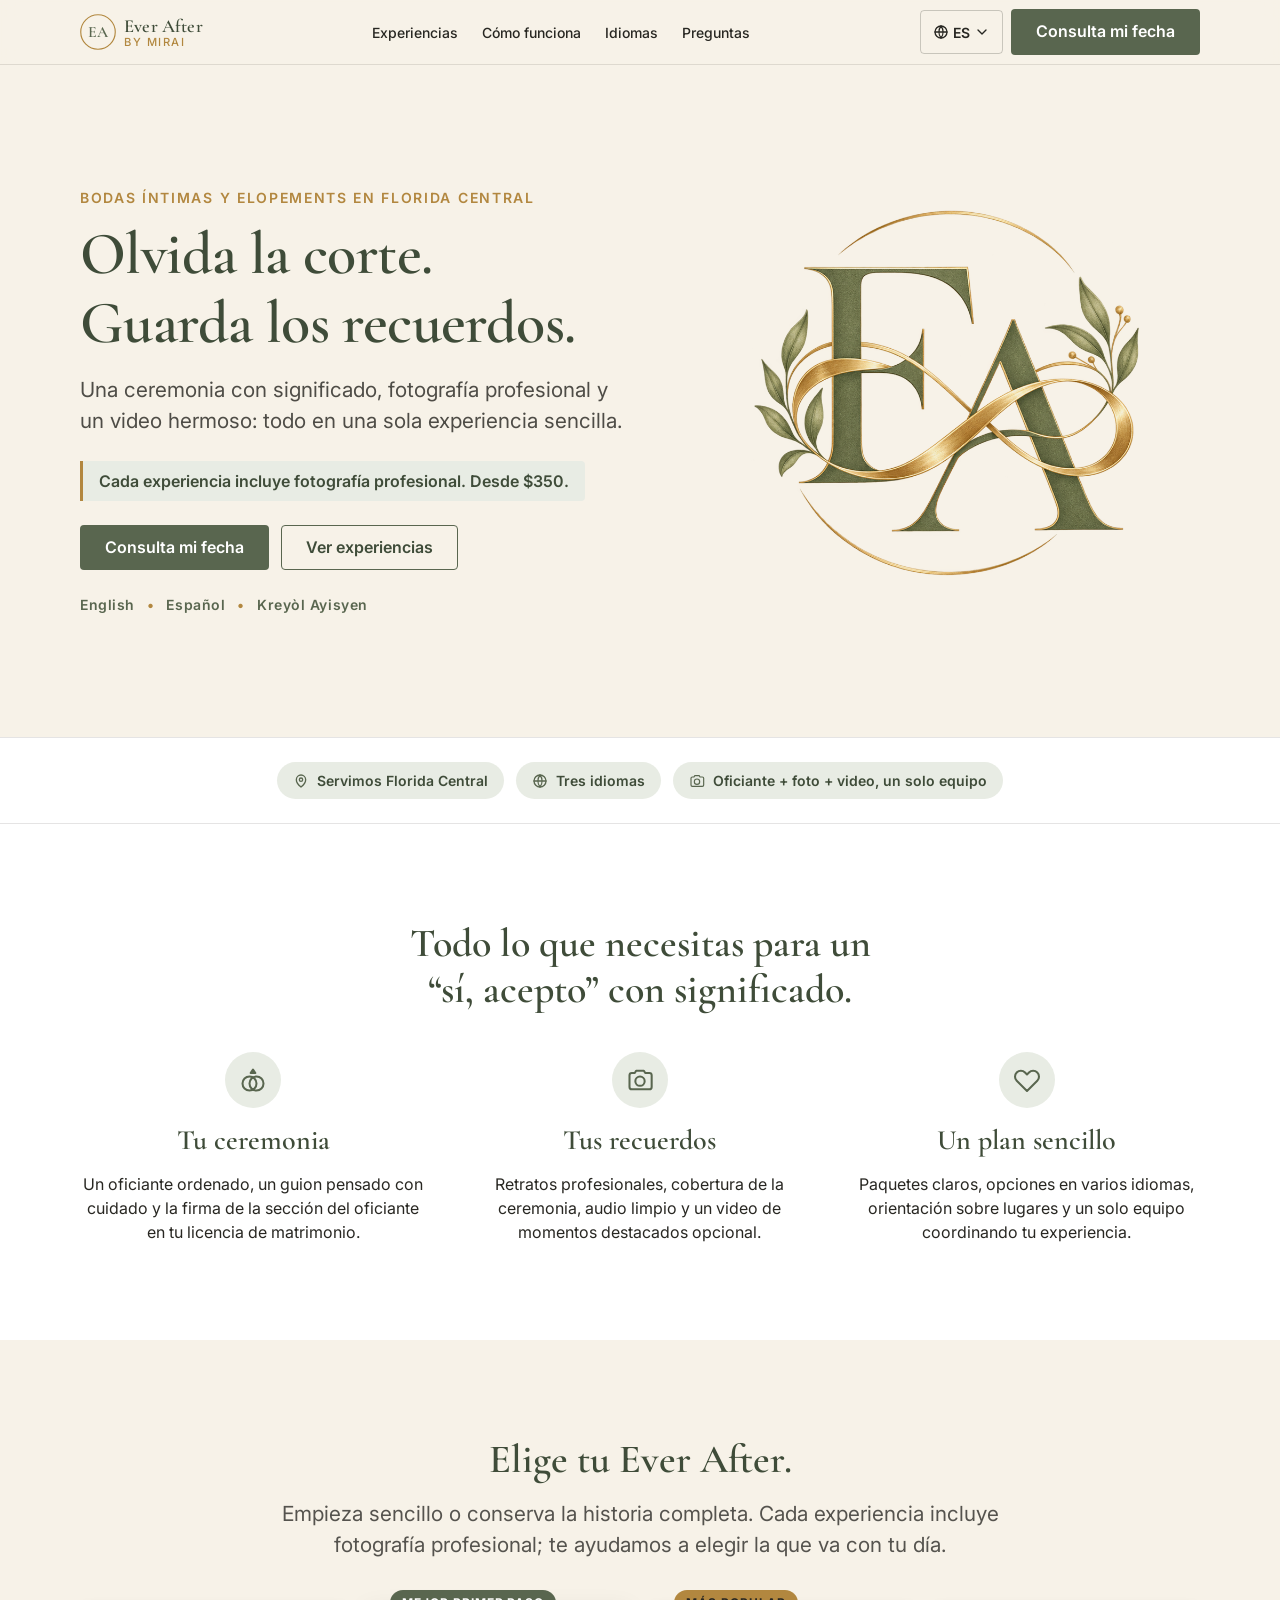
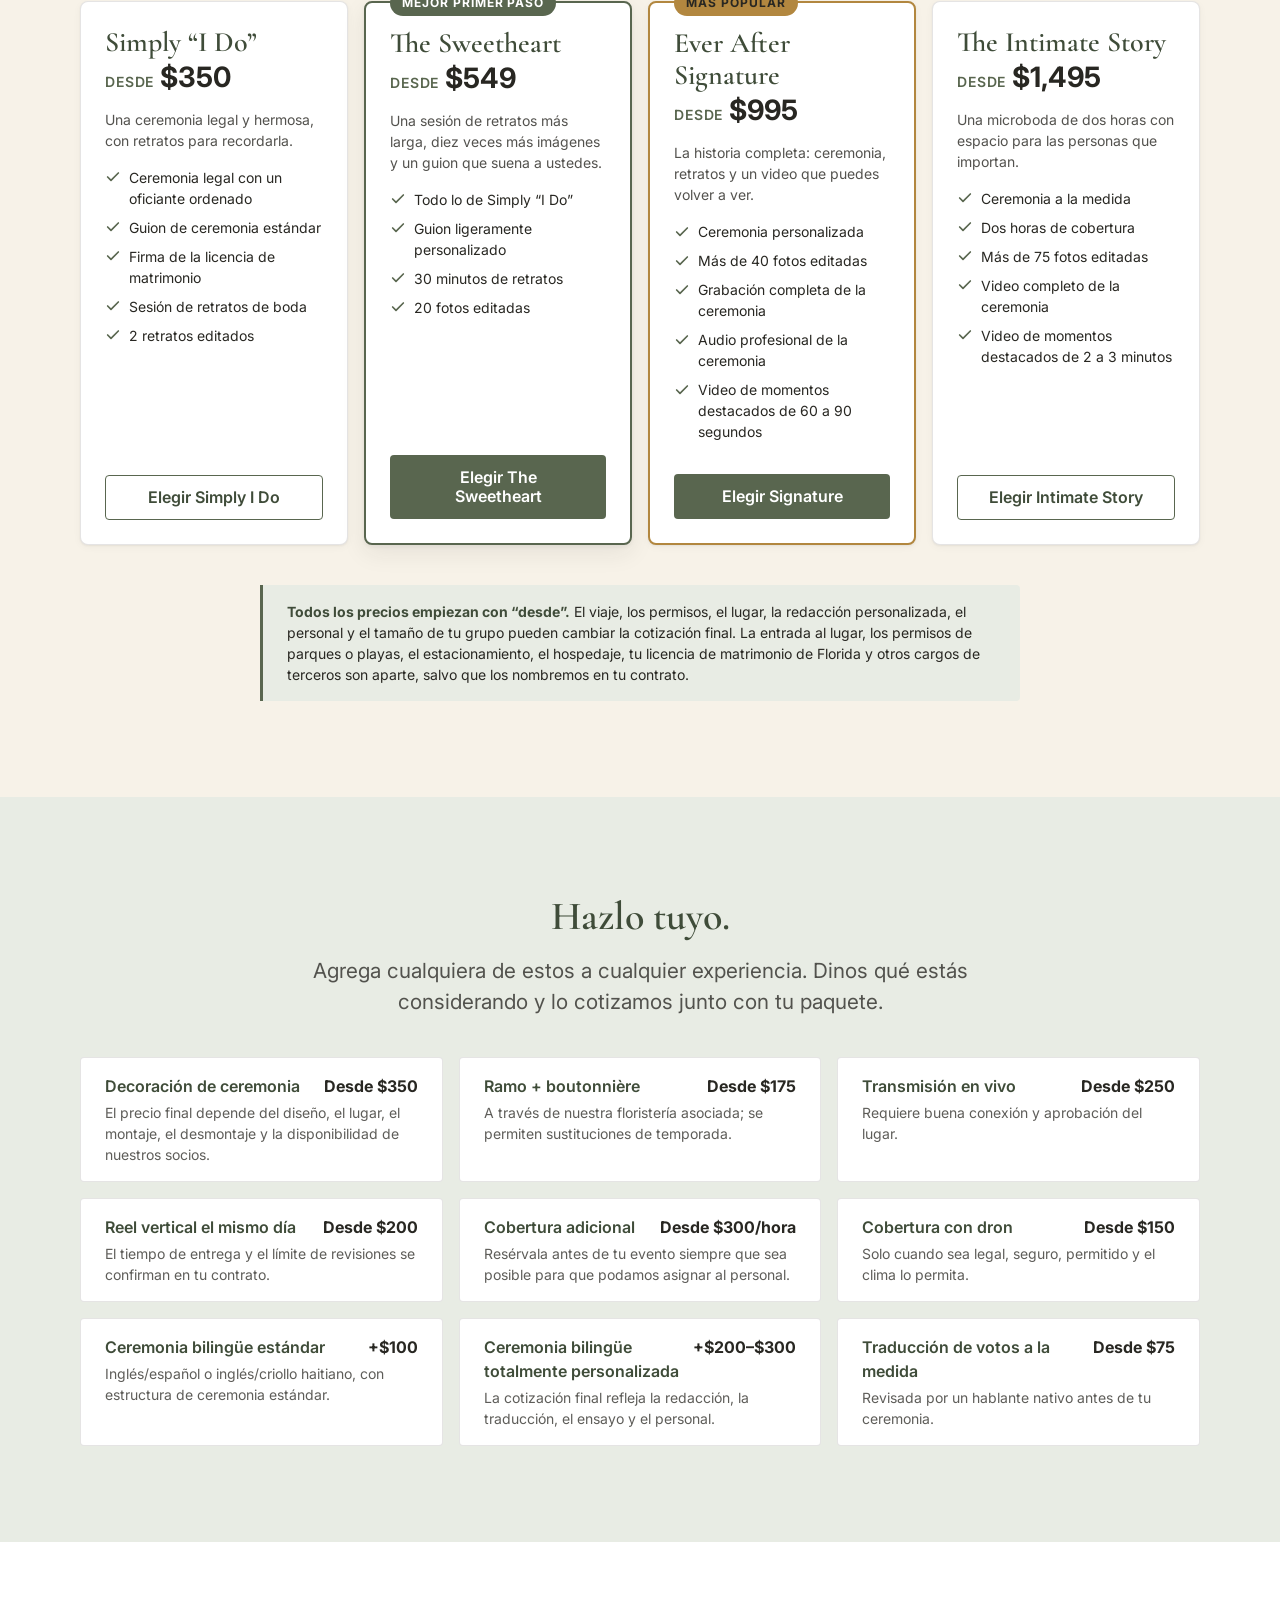
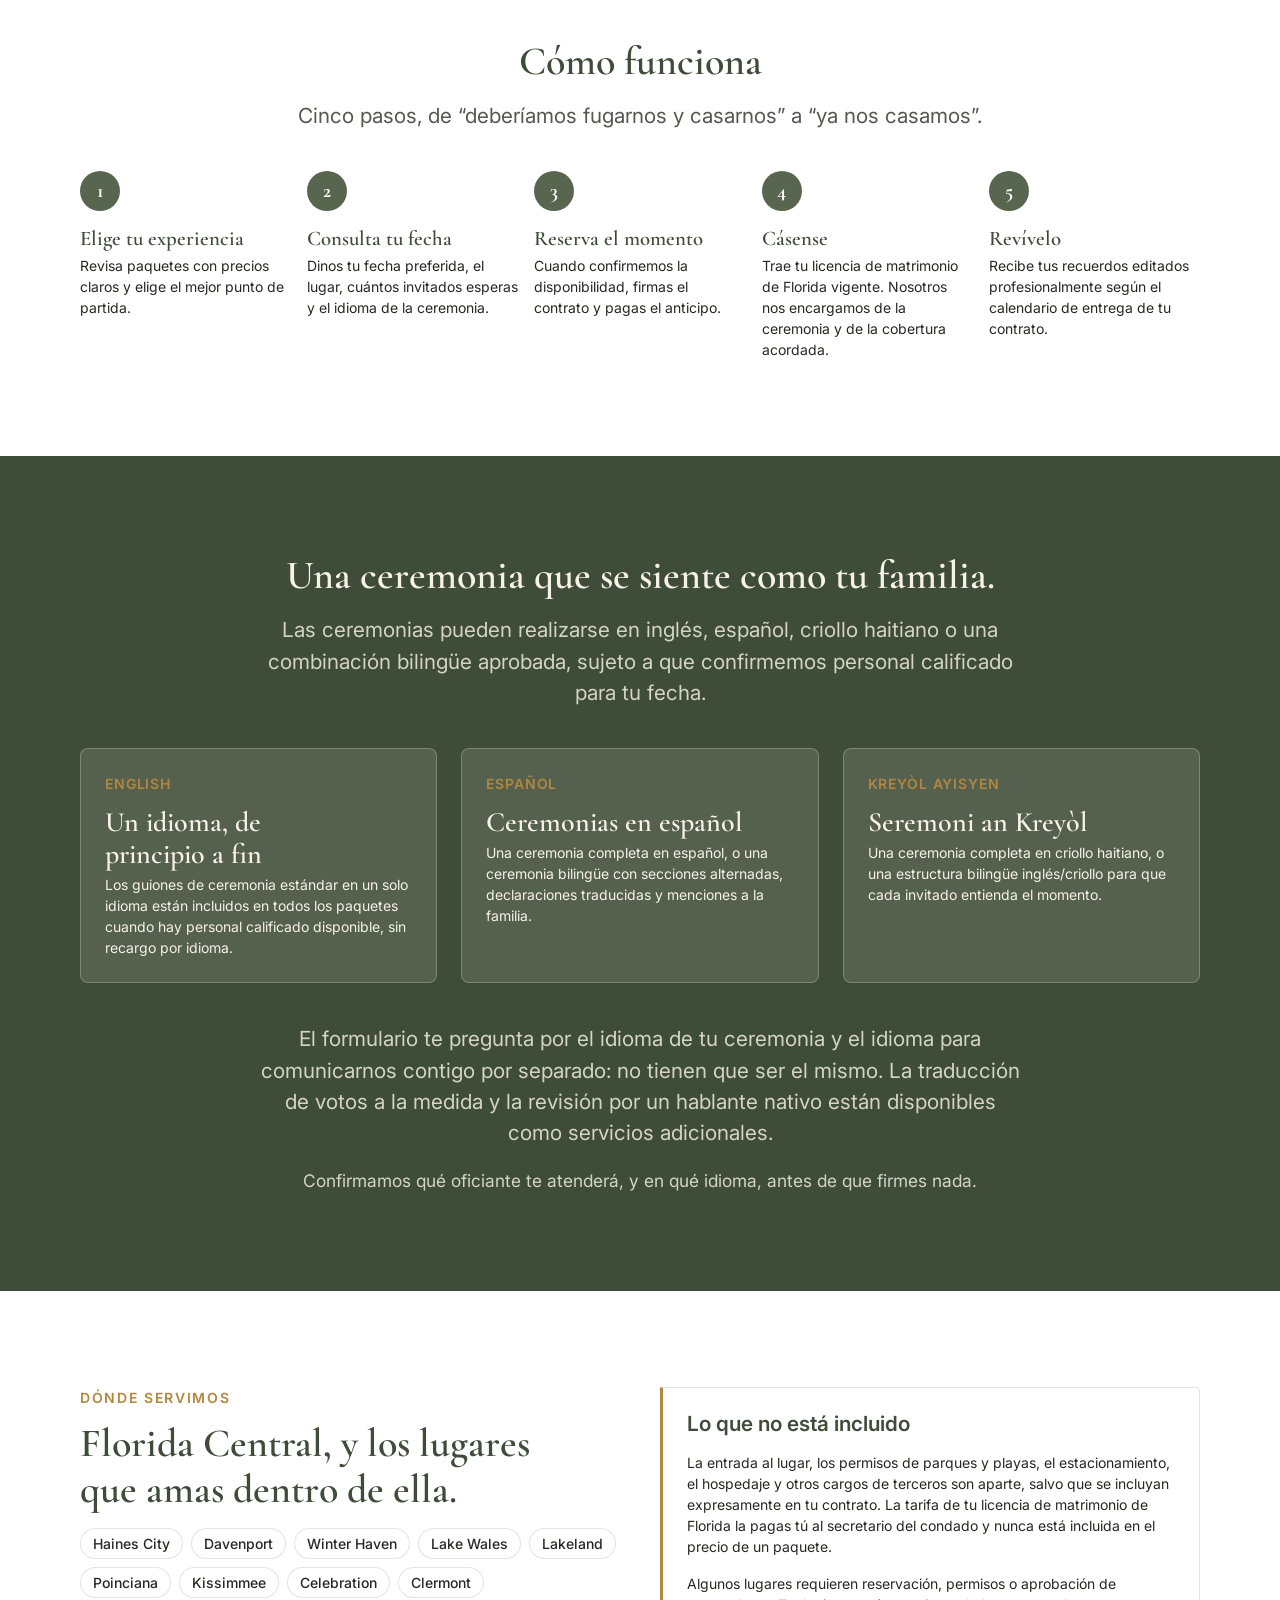
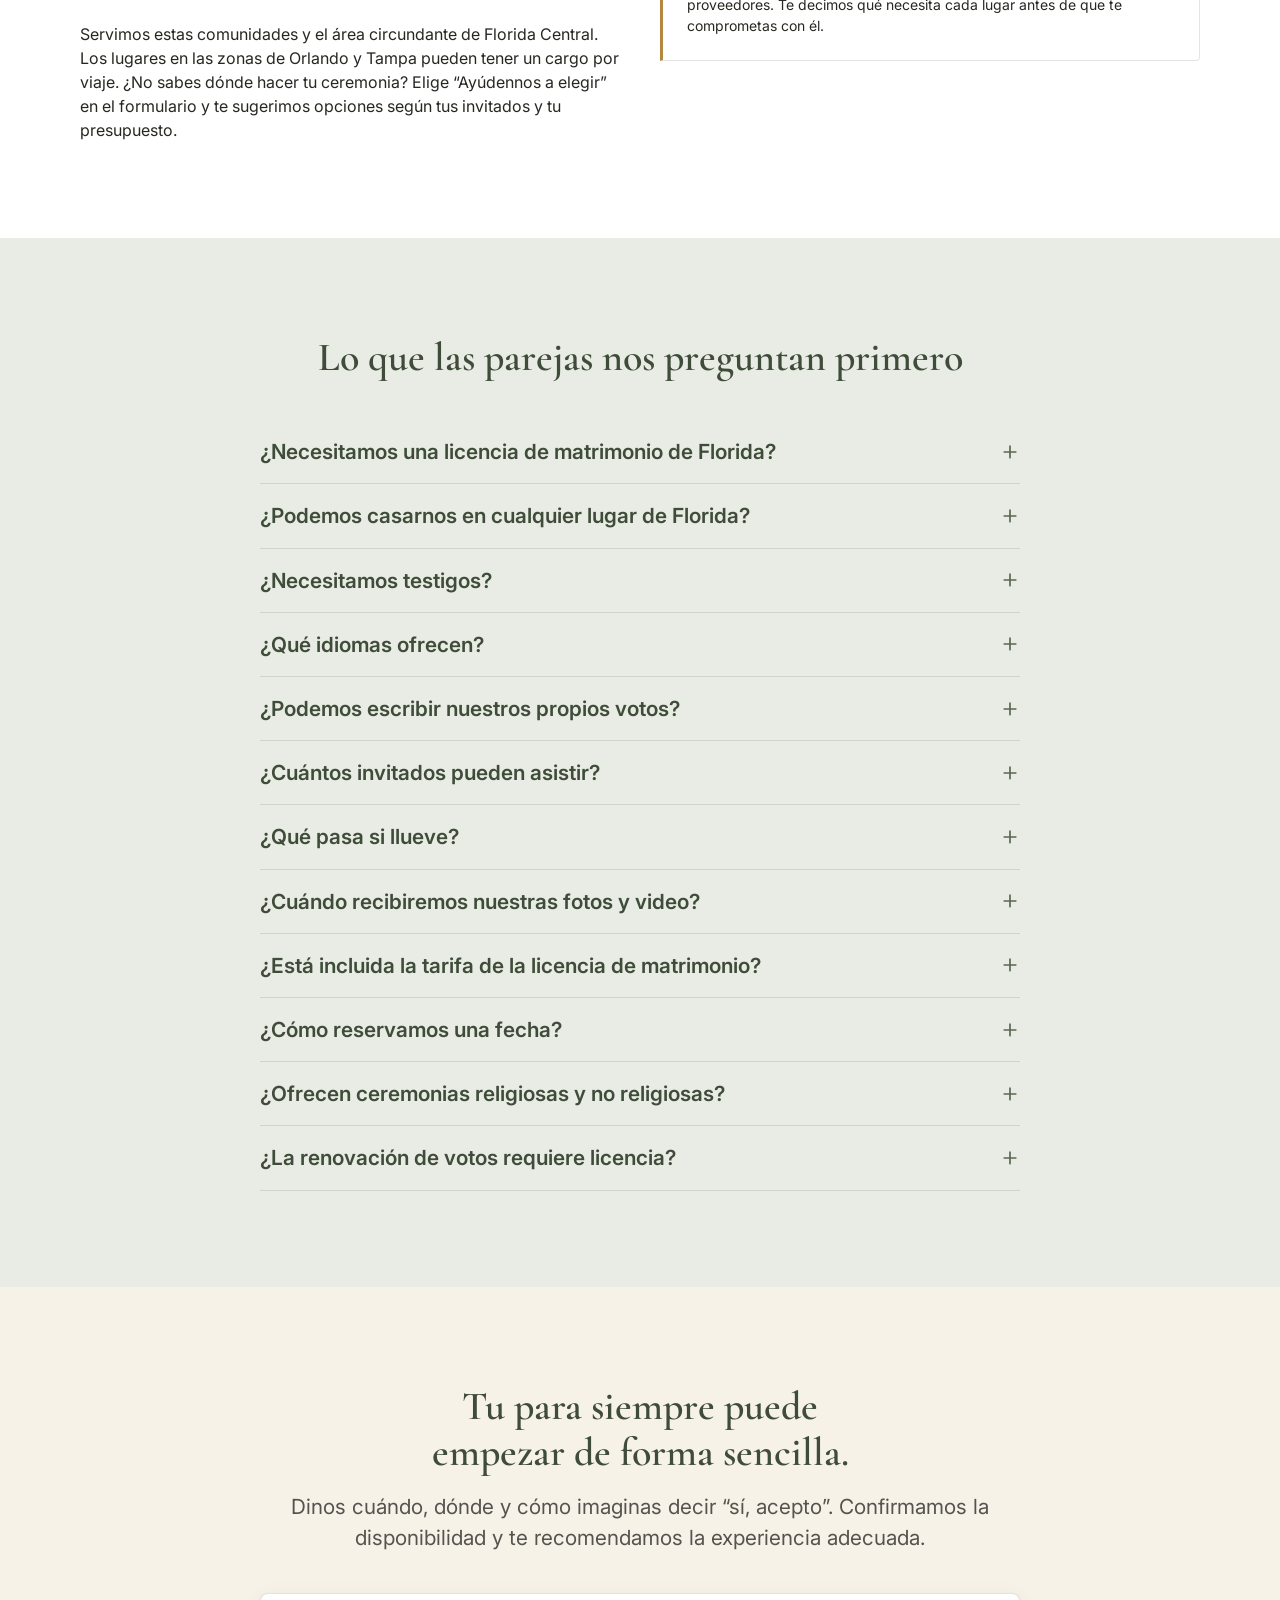
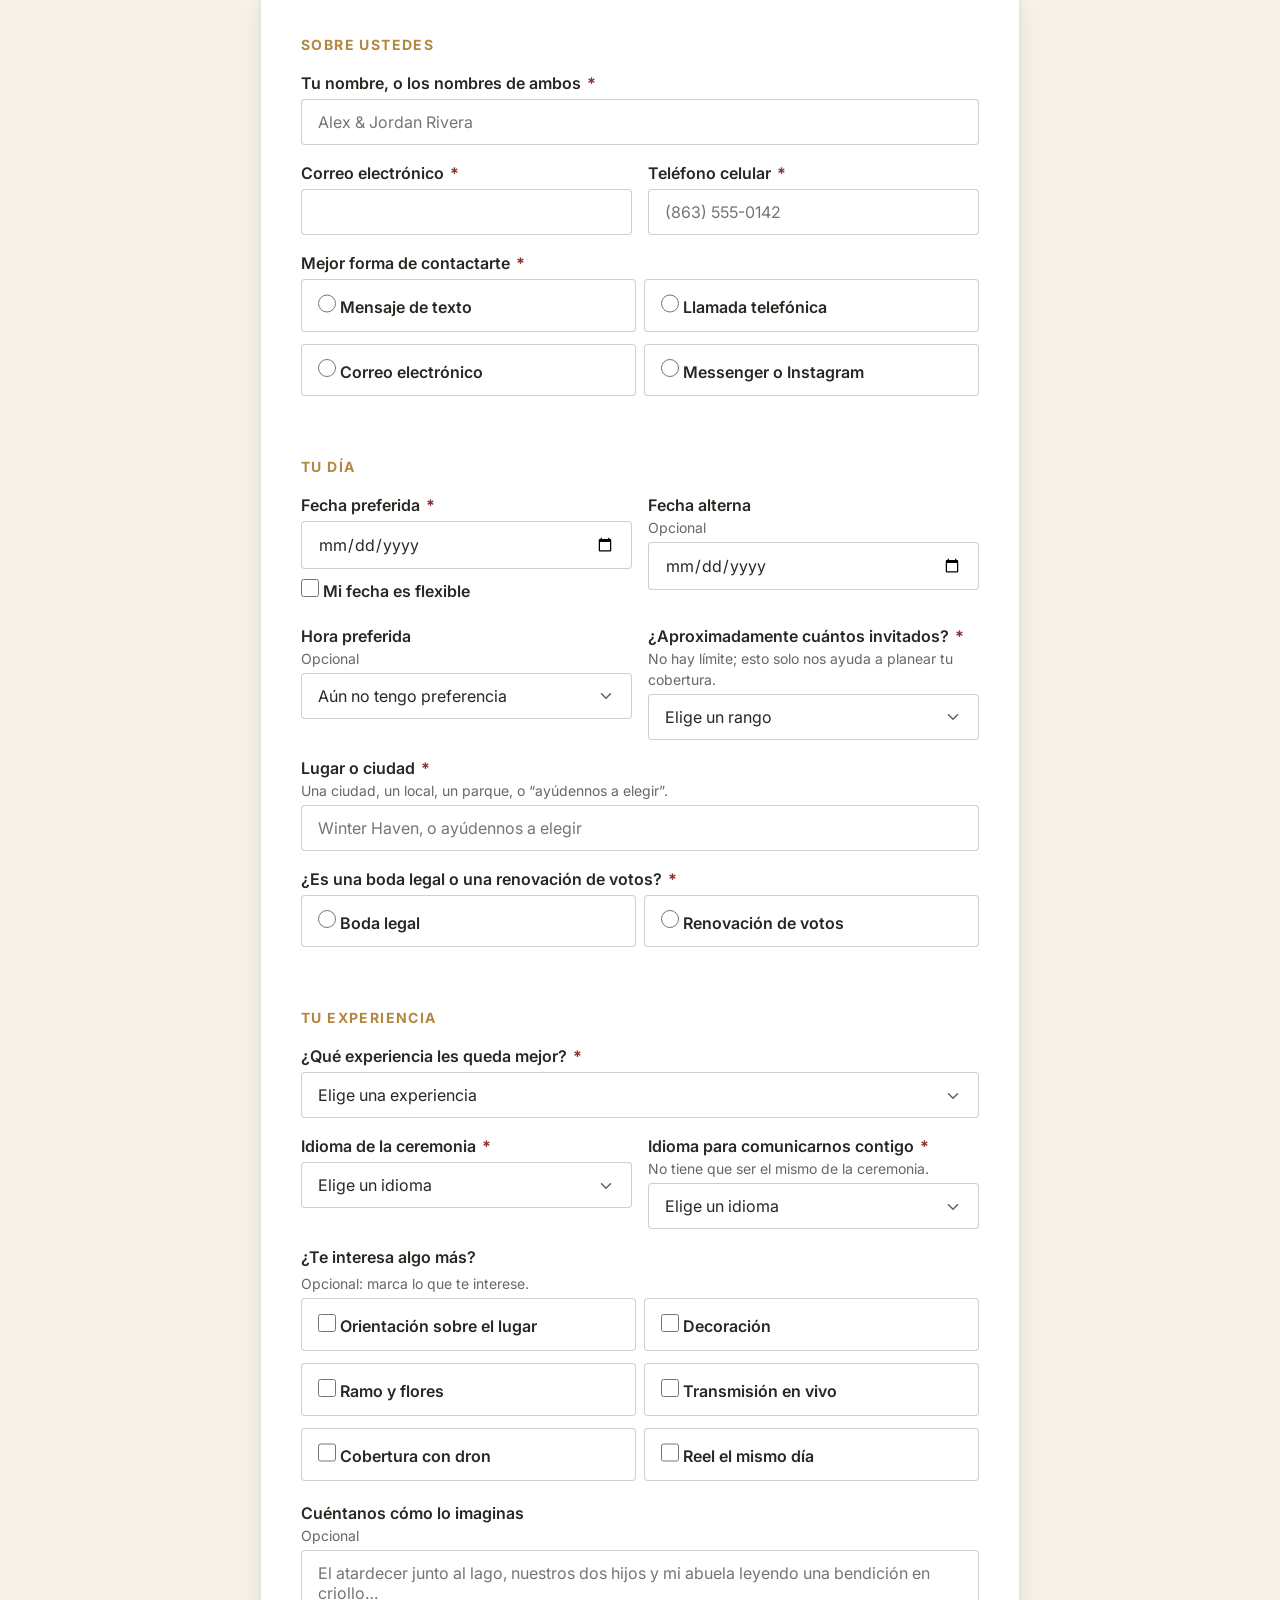
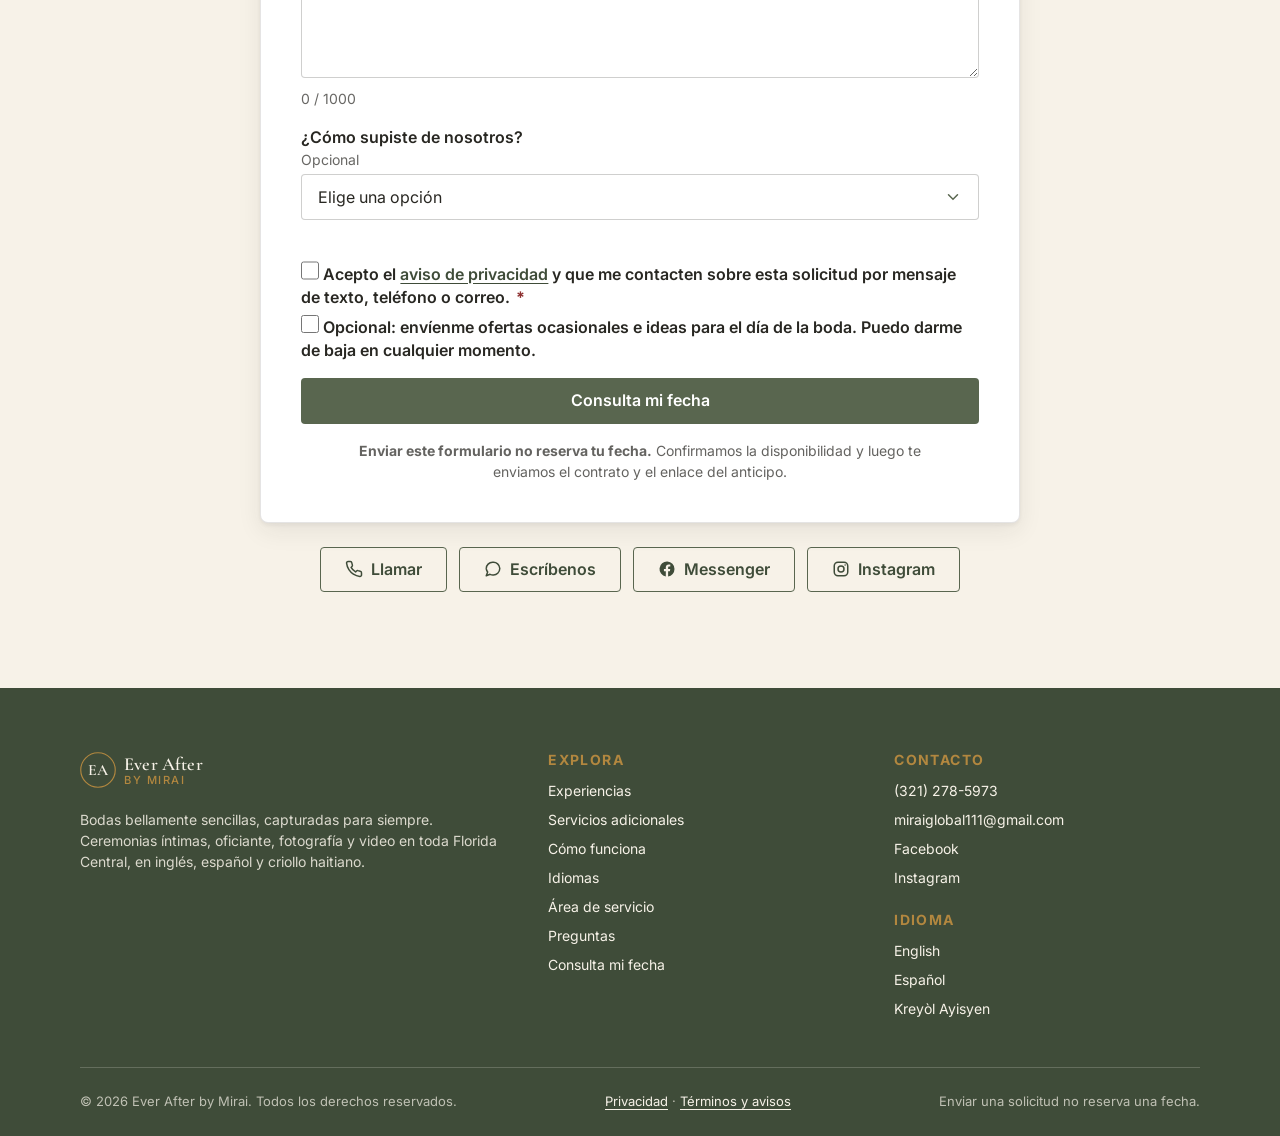
<file: es/index.html>
<!DOCTYPE html>
<html lang="es-US">
<head>
<meta charset="utf-8">
<meta name="viewport" content="width=device-width, initial-scale=1">

<!-- SEO §16.1 -->
<title>Bodas Íntimas y Elopements en Florida Central | Ever After by Mirai</title>
<meta name="description" content="Bodas sencillas y significativas en Florida Central: oficiante, fotografía y video. Cada paquete incluye fotos profesionales. Inglés, español y criollo haitiano. Desde $350.">

<!-- Canonical + hreflang §9.3. TODO: replace the domain before launch. -->
<link rel="canonical" href="https://everafterbymirai.com/es/">
<link rel="alternate" hreflang="en-US" href="https://everafterbymirai.com/">
<link rel="alternate" hreflang="es-US" href="https://everafterbymirai.com/es/">
<link rel="alternate" hreflang="ht" href="https://everafterbymirai.com/ht/">
<link rel="alternate" hreflang="x-default" href="https://everafterbymirai.com/">

<!-- Open Graph §16.1 -->
<meta property="og:type" content="website">
<meta property="og:locale" content="es_US">
<meta property="og:locale:alternate" content="en_US">
<meta property="og:locale:alternate" content="ht_HT">
<meta property="og:site_name" content="Ever After by Mirai">
<meta property="og:url" content="https://everafterbymirai.com/es/">
<meta property="og:title" content="Ever After by Mirai | Bodas Íntimas en Florida">
<meta property="og:description" content="Oficiante, fotografía y video en una sola experiencia, sencilla y hermosa.">
<meta property="og:image" content="https://everafterbymirai.com/assets/images/og-card.jpg">
<meta property="og:image:width" content="1200">
<meta property="og:image:height" content="630">
<meta property="og:image:alt" content="Ever After by Mirai — bodas íntimas y elopements en Florida Central">
<meta name="twitter:card" content="summary_large_image">

<link rel="icon" href="/assets/icons/favicon.svg" type="image/svg+xml">
<link rel="apple-touch-icon" href="/assets/icons/apple-touch-icon.png">

<!-- Fonts §12.3. display=swap keeps text visible if Google Fonts is slow or
     blocked, per the §14 resilience requirement. -->
<link rel="preconnect" href="https://fonts.googleapis.com">
<link rel="preconnect" href="https://fonts.gstatic.com" crossorigin>
<link rel="stylesheet" href="https://fonts.googleapis.com/css2?family=Cormorant+Garamond:wght@500;600;700&amp;family=Inter:wght@400;500;600;700&amp;display=swap">

<link rel="stylesheet" href="/assets/css/styles.css">

<!--
  Structured data §16.2 — only truthful, currently-verifiable fields.
  Deliberately omitted until confirmed: aggregateRating and review (§16.2
  forbids self-serving review markup), priceRange, openingHours, and a street
  address. TODO: fill telephone, email, and sameAs from §25 before launch.
-->
<script type="application/ld+json">
{
  "@context": "https://schema.org",
  "@type": "LocalBusiness",
  "@id": "https://everafterbymirai.com/#business",
  "name": "Ever After by Mirai",
  "description": "Intimate wedding ceremonies, officiating, photography, and film for couples across Central Florida. Services offered in English, Spanish, and Haitian Creole.",
  "url": "https://everafterbymirai.com/",
  "logo": "https://everafterbymirai.com/assets/icons/logo.svg",
  "image": "https://everafterbymirai.com/assets/images/og-card.jpg",
  "telephone": "+1-321-278-5973",
  "email": "miraiglobal111@gmail.com",
  "availableLanguage": ["en", "es", "ht"],
  "areaServed": [
    { "@type": "City", "name": "Haines City", "addressRegion": "FL" },
    { "@type": "City", "name": "Davenport", "addressRegion": "FL" },
    { "@type": "City", "name": "Winter Haven", "addressRegion": "FL" },
    { "@type": "City", "name": "Lake Wales", "addressRegion": "FL" },
    { "@type": "City", "name": "Lakeland", "addressRegion": "FL" },
    { "@type": "City", "name": "Poinciana", "addressRegion": "FL" },
    { "@type": "City", "name": "Kissimmee", "addressRegion": "FL" },
    { "@type": "City", "name": "Celebration", "addressRegion": "FL" },
    { "@type": "City", "name": "Clermont", "addressRegion": "FL" }
  ],
  "sameAs": [
    "https://www.facebook.com/everafterbymirai",
    "https://www.instagram.com/everafterbymirai"
  ]
}
</script>

<script src="/assets/js/main.js" defer></script>
</head>

<body data-page-type="landing">

<a class="skip-link" href="#main">Ir al contenido</a>

<!-- Icon sprite -->
<svg width="0" height="0" style="position:absolute" aria-hidden="true" focusable="false">
  <symbol id="i-check" viewBox="0 0 24 24" fill="none" stroke="currentColor" stroke-width="2.5" stroke-linecap="round" stroke-linejoin="round"><path d="M20 6L9 17l-5-5"/></symbol>
  <symbol id="i-globe" viewBox="0 0 24 24" fill="none" stroke="currentColor" stroke-width="2" stroke-linecap="round" stroke-linejoin="round"><circle cx="12" cy="12" r="9"/><path d="M3 12h18M12 3a15 15 0 010 18M12 3a15 15 0 000 18"/></symbol>
  <symbol id="i-chevron" viewBox="0 0 24 24" fill="none" stroke="currentColor" stroke-width="2" stroke-linecap="round" stroke-linejoin="round"><path d="M6 9l6 6 6-6"/></symbol>
  <symbol id="i-menu" viewBox="0 0 24 24" fill="none" stroke="currentColor" stroke-width="2" stroke-linecap="round"><path d="M3 6h18M3 12h18M3 18h18"/></symbol>
  <symbol id="i-close" viewBox="0 0 24 24" fill="none" stroke="currentColor" stroke-width="2" stroke-linecap="round"><path d="M18 6L6 18M6 6l12 12"/></symbol>
  <symbol id="i-plus" viewBox="0 0 24 24" fill="none" stroke="currentColor" stroke-width="2" stroke-linecap="round"><path d="M12 5v14M5 12h14"/></symbol>
  <symbol id="i-rings" viewBox="0 0 24 24" fill="none" stroke="currentColor" stroke-width="1.75" stroke-linecap="round" stroke-linejoin="round"><circle cx="9" cy="15" r="6"/><circle cx="15" cy="15" r="6"/><path d="M12 3l2 3h-4l2-3z"/></symbol>
  <symbol id="i-camera" viewBox="0 0 24 24" fill="none" stroke="currentColor" stroke-width="1.75" stroke-linecap="round" stroke-linejoin="round"><path d="M3 8a2 2 0 012-2h2.5l1.2-2h6.6l1.2 2H20a2 2 0 012 2v10a2 2 0 01-2 2H5a2 2 0 01-2-2V8z"/><circle cx="12" cy="13" r="4"/></symbol>
  <symbol id="i-calendar" viewBox="0 0 24 24" fill="none" stroke="currentColor" stroke-width="1.75" stroke-linecap="round" stroke-linejoin="round"><rect x="3" y="5" width="18" height="16" rx="2"/><path d="M3 10h18M8 3v4M16 3v4"/></symbol>
  <symbol id="i-pin" viewBox="0 0 24 24" fill="none" stroke="currentColor" stroke-width="2" stroke-linecap="round" stroke-linejoin="round"><path d="M12 21s7-5.5 7-11a7 7 0 10-14 0c0 5.5 7 11 7 11z"/><circle cx="12" cy="10" r="2.5"/></symbol>
  <symbol id="i-phone" viewBox="0 0 24 24" fill="none" stroke="currentColor" stroke-width="2" stroke-linecap="round" stroke-linejoin="round"><path d="M22 16.9v3a2 2 0 01-2.2 2 19.8 19.8 0 01-8.6-3.1 19.5 19.5 0 01-6-6A19.8 19.8 0 012.1 4.2 2 2 0 014.1 2h3a2 2 0 012 1.7c.1 1 .4 1.9.7 2.8a2 2 0 01-.5 2.1L8.1 9.9a16 16 0 006 6l1.3-1.3a2 2 0 012.1-.4c.9.3 1.8.6 2.8.7a2 2 0 011.7 2z"/></symbol>
  <symbol id="i-chat" viewBox="0 0 24 24" fill="none" stroke="currentColor" stroke-width="2" stroke-linecap="round" stroke-linejoin="round"><path d="M21 11.5a8.4 8.4 0 01-9 8.4 9.5 9.5 0 01-3.9-.8L3 21l1.9-4.9A8.4 8.4 0 013 11.5a8.4 8.4 0 018.5-8.4h.5A8.4 8.4 0 0121 11a.5.5 0 010 .5z"/></symbol>
  <symbol id="i-image" viewBox="0 0 24 24" fill="none" stroke="currentColor" stroke-width="1.75" stroke-linecap="round" stroke-linejoin="round"><rect x="3" y="4" width="18" height="16" rx="2"/><circle cx="8.5" cy="9.5" r="1.5"/><path d="M21 15l-5-5L5 20"/></symbol>
  <symbol id="i-heart" viewBox="0 0 24 24" fill="none" stroke="currentColor" stroke-width="1.75" stroke-linecap="round" stroke-linejoin="round"><path d="M20.8 5.6a5 5 0 00-7.1 0L12 7.3l-1.7-1.7a5 5 0 10-7.1 7.1L12 21.4l8.8-8.7a5 5 0 000-7.1z"/></symbol>
  <symbol id="i-facebook" viewBox="0 0 24 24" fill="currentColor"><path d="M22 12a10 10 0 10-11.6 9.9v-7H7.9V12h2.5V9.8c0-2.5 1.5-3.9 3.8-3.9 1.1 0 2.2.2 2.2.2v2.5h-1.3c-1.2 0-1.6.8-1.6 1.6V12h2.8l-.4 2.9h-2.4v7A10 10 0 0022 12z"/></symbol>
  <symbol id="i-instagram" viewBox="0 0 24 24" fill="none" stroke="currentColor" stroke-width="2"><rect x="3" y="3" width="18" height="18" rx="5"/><circle cx="12" cy="12" r="4"/><circle cx="17.5" cy="6.5" r="1" fill="currentColor" stroke="none"/></symbol>
</svg>

<!-- ======================================================================
     HEADER §7.1
     ====================================================================== -->
<header class="site-header">
  <div class="container site-header__inner">

    <a class="brand" href="/es/">
      <svg class="brand__mark" viewBox="0 0 48 48" aria-hidden="true" focusable="false">
        <circle cx="24" cy="24" r="23" fill="none" stroke="#B2873F" stroke-width="1.5"/>
        <text x="24" y="31" text-anchor="middle" font-family="Cormorant Garamond, Georgia, serif"
              font-size="21" font-weight="600" fill="#59664F">EA</text>
      </svg>
      <span class="brand__name">Ever After<span>by Mirai</span></span>
    </a>

    <nav class="site-nav" aria-label="Principal">
      <a href="#experiences">Experiencias</a>
      <a href="#how-it-works">Cómo funciona</a>
      <a href="#languages">Idiomas</a>
      <a href="#faq">Preguntas</a>
    </nav>

    <div class="header__actions">

      <!-- Language selector §7.1: text labels, never flags alone -->
      <div class="lang-switcher">
        <button type="button" class="lang-switcher__toggle" data-lang-toggle
                aria-expanded="false" aria-controls="lang-menu"
                aria-label="Cambiar idioma. Idioma actual: español">
          <svg aria-hidden="true" focusable="false"><use href="#i-globe"></use></svg>
          <span aria-hidden="true">ES</span>
          <svg class="lang-switcher__chev" aria-hidden="true" focusable="false"><use href="#i-chevron"></use></svg>
        </button>
        <ul class="lang-switcher__menu" id="lang-menu" hidden>
          <li><a href="/"    hreflang="en-US" lang="en-US" data-lang-link="en-US">English</a></li>
          <li><a href="/es/" hreflang="es-US" lang="es-US" data-lang-link="es-US" aria-current="true">Español <span class="lang-switcher__check" aria-hidden="true">✓</span><span class="visually-hidden">(idioma actual)</span></a></li>
          <li><a href="/ht/" hreflang="ht"    lang="ht"    data-lang-link="ht">Kreyòl Ayisyen</a></li>
        </ul>
      </div>

      <a class="btn btn--primary header__cta" href="#inquiry">Consulta mi fecha</a>

      <button type="button" class="menu-toggle" data-menu-toggle
              aria-expanded="false" aria-controls="mobile-nav" aria-label="Menú">
        <svg class="menu-toggle__open" aria-hidden="true" focusable="false"><use href="#i-menu"></use></svg>
        <svg class="menu-toggle__close" aria-hidden="true" focusable="false"><use href="#i-close"></use></svg>
      </button>
    </div>
  </div>

  <nav class="mobile-nav" id="mobile-nav" aria-label="Móvil" hidden>
    <div class="container">
      <ul>
        <li><a href="#experiences">Experiencias</a></li>
        <li><a href="#how-it-works">Cómo funciona</a></li>
        <li><a href="#languages">Idiomas</a></li>
        <li><a href="#service-area">Área de servicio</a></li>
        <li><a href="#faq">Preguntas</a></li>
      </ul>
      <a class="btn btn--primary btn--block" href="#inquiry">Consulta mi fecha</a>
    </div>
  </nav>
</header>

<main id="main">

<!-- ======================================================================
     HERO §7.2
     ====================================================================== -->
<section class="hero" data-hero>
  <div class="container hero__grid">
    <div class="hero__content">
      <span class="eyebrow">Bodas Íntimas y Elopements en Florida Central</span>
      <h1>Olvida la corte.<br>Guarda los recuerdos.</h1>
      <p class="hero__lede">
        Una ceremonia con significado, fotografía profesional y un video hermoso:
        todo en una sola experiencia sencilla.
      </p>
      <p class="hero__price">Cada experiencia incluye fotografía profesional. Desde&nbsp;$350.</p>

      <div class="btn-row">
        <a class="btn btn--primary" href="#inquiry">Consulta mi fecha</a>
        <a class="btn btn--secondary" href="#experiences">Ver experiencias</a>
      </div>

      <p class="hero__trust">
        English <span aria-hidden="true">•</span> Español <span aria-hidden="true">•</span> Kreyòl Ayisyen
      </p>
    </div>

    <!--
      §7.2 / §7.8: the brand monogram stands in until a real intimate-wedding
      photograph is available. It is brand art, not client work, so nothing here
      implies a past wedding. Alt text describes it as the logo it is.
      TODO: replace with a real hero photograph — see PLACEHOLDERS.md.
    -->
    <div class="hero__media hero__media--brand">
      <img src="/assets/images/ea-monogram.png"
           alt="Monograma de Ever After by Mirai: las letras E y A en verde salvia, unidas por una cinta dorada y enmarcadas por hojas de olivo."
           width="900" height="900"
           fetchpriority="high" decoding="async">
    </div>
  </div>
</section>

<!-- Trust chips §12.4 -->
<div class="trust-chips">
  <span class="chip"><svg aria-hidden="true" focusable="false"><use href="#i-pin"></use></svg> Servimos Florida Central</span>
  <span class="chip"><svg aria-hidden="true" focusable="false"><use href="#i-globe"></use></svg> Tres idiomas</span>
  <span class="chip"><svg aria-hidden="true" focusable="false"><use href="#i-camera"></use></svg> Oficiante + foto + video, un solo equipo</span>
</div>

<!-- ======================================================================
     VALUE PROPOSITION §7.3
     ====================================================================== -->
<section class="section section--white" aria-labelledby="value-heading">
  <div class="container">
    <div class="section-head">
      <h2 id="value-heading">Todo lo que necesitas para un “sí, acepto” con significado.</h2>
    </div>

    <div class="pillars">
      <div class="pillar">
        <span class="pillar__icon"><svg aria-hidden="true" focusable="false"><use href="#i-rings"></use></svg></span>
        <h3>Tu ceremonia</h3>
        <p>Un oficiante ordenado, un guion pensado con cuidado y la firma de la sección del oficiante en tu licencia de matrimonio.</p>
      </div>
      <div class="pillar">
        <span class="pillar__icon"><svg aria-hidden="true" focusable="false"><use href="#i-camera"></use></svg></span>
        <h3>Tus recuerdos</h3>
        <p>Retratos profesionales, cobertura de la ceremonia, audio limpio y un video de momentos destacados opcional.</p>
      </div>
      <div class="pillar">
        <span class="pillar__icon"><svg aria-hidden="true" focusable="false"><use href="#i-heart"></use></svg></span>
        <h3>Un plan sencillo</h3>
        <p>Paquetes claros, opciones en varios idiomas, orientación sobre lugares y un solo equipo coordinando tu experiencia.</p>
      </div>
    </div>
  </div>
</section>

<!-- ======================================================================
     PACKAGES §7.4
     ====================================================================== -->
<section class="section section--ivory" id="experiences" aria-labelledby="packages-heading">
  <div class="container">
    <div class="section-head">
      <h2 id="packages-heading">Elige tu Ever After.</h2>
      <p>
        Empieza sencillo o conserva la historia completa. Cada experiencia incluye
        fotografía profesional; te ayudamos a elegir la que va con tu día.
      </p>
    </div>

    <div class="packages">

      <article class="package" data-package-id="simply-i-do">
        <h3 class="package__name">Simply “I Do”</h3>
        <p class="package__price"><span class="from">Desde</span> $350</p>
        <p class="package__desc">Una ceremonia legal y hermosa, con retratos para recordarla.</p>
        <ul class="package__list">
          <li><svg aria-hidden="true" focusable="false"><use href="#i-check"></use></svg> Ceremonia legal con un oficiante ordenado</li>
          <li><svg aria-hidden="true" focusable="false"><use href="#i-check"></use></svg> Guion de ceremonia estándar</li>
          <li><svg aria-hidden="true" focusable="false"><use href="#i-check"></use></svg> Firma de la licencia de matrimonio</li>
          <li><svg aria-hidden="true" focusable="false"><use href="#i-check"></use></svg> Sesión de retratos de boda</li>
          <li><svg aria-hidden="true" focusable="false"><use href="#i-check"></use></svg> 2 retratos editados</li>
        </ul>
        <button type="button" class="btn btn--secondary btn--block"
                data-package-select="simply-i-do" data-package-price="350">
          Elegir Simply I Do
        </button>
      </article>

      <!-- §7.4: The Sweetheart is visually emphasized as the approachable
           entry into media coverage. -->
      <article class="package package--featured" data-package-id="sweetheart">
        <span class="package__flag package__flag--featured">Mejor primer paso</span>
        <h3 class="package__name">The Sweetheart</h3>
        <p class="package__price"><span class="from">Desde</span> $549</p>
        <p class="package__desc">Una sesión de retratos más larga, diez veces más imágenes y un guion que suena a ustedes.</p>
        <ul class="package__list">
          <li><svg aria-hidden="true" focusable="false"><use href="#i-check"></use></svg> Todo lo de Simply “I Do”</li>
          <li><svg aria-hidden="true" focusable="false"><use href="#i-check"></use></svg> Guion ligeramente personalizado</li>
          <li><svg aria-hidden="true" focusable="false"><use href="#i-check"></use></svg> 30 minutos de retratos</li>
          <li><svg aria-hidden="true" focusable="false"><use href="#i-check"></use></svg> 20 fotos editadas</li>
        </ul>
        <button type="button" class="btn btn--primary btn--block"
                data-package-select="sweetheart" data-package-price="549">
          Elegir The Sweetheart
        </button>
      </article>

      <article class="package package--popular" data-package-id="signature">
        <span class="package__flag package__flag--popular">Más popular</span>
        <h3 class="package__name">Ever After Signature</h3>
        <p class="package__price"><span class="from">Desde</span> $995</p>
        <p class="package__desc">La historia completa: ceremonia, retratos y un video que puedes volver a ver.</p>
        <ul class="package__list">
          <li><svg aria-hidden="true" focusable="false"><use href="#i-check"></use></svg> Ceremonia personalizada</li>
          <li><svg aria-hidden="true" focusable="false"><use href="#i-check"></use></svg> Más de 40 fotos editadas</li>
          <li><svg aria-hidden="true" focusable="false"><use href="#i-check"></use></svg> Grabación completa de la ceremonia</li>
          <li><svg aria-hidden="true" focusable="false"><use href="#i-check"></use></svg> Audio profesional de la ceremonia</li>
          <li><svg aria-hidden="true" focusable="false"><use href="#i-check"></use></svg> Video de momentos destacados de 60 a 90 segundos</li>
        </ul>
        <button type="button" class="btn btn--primary btn--block"
                data-package-select="signature" data-package-price="995">
          Elegir Signature
        </button>
      </article>

      <article class="package" data-package-id="intimate-story">
        <h3 class="package__name">The Intimate Story</h3>
        <p class="package__price"><span class="from">Desde</span> $1,495</p>
        <p class="package__desc">Una microboda de dos horas con espacio para las personas que importan.</p>
        <ul class="package__list">
          <li><svg aria-hidden="true" focusable="false"><use href="#i-check"></use></svg> Ceremonia a la medida</li>
          <li><svg aria-hidden="true" focusable="false"><use href="#i-check"></use></svg> Dos horas de cobertura</li>
          <li><svg aria-hidden="true" focusable="false"><use href="#i-check"></use></svg> Más de 75 fotos editadas</li>
          <li><svg aria-hidden="true" focusable="false"><use href="#i-check"></use></svg> Video completo de la ceremonia</li>
          <li><svg aria-hidden="true" focusable="false"><use href="#i-check"></use></svg> Video de momentos destacados de 2 a 3 minutos</li>
        </ul>
        <button type="button" class="btn btn--secondary btn--block"
                data-package-select="intimate-story" data-package-price="1495">
          Elegir Intimate Story
        </button>
      </article>
    </div>

    <!-- §7.4 package-display rule + PKG-01, PKG-05, PKG-06 -->
    <div class="package-note">
      <p>
        <strong>Todos los precios empiezan con “desde”.</strong> El viaje, los permisos, el lugar, la
        redacción personalizada, el personal y el tamaño de tu grupo pueden cambiar
        la cotización final. La entrada al lugar, los permisos de parques o playas,
        el estacionamiento, el hospedaje, tu licencia de matrimonio de Florida y
        otros cargos de terceros son aparte, salvo que los nombremos en tu contrato.
      </p>
    </div>
  </div>
</section>

<!-- ======================================================================
     ADD-ONS §7.5
     ====================================================================== -->
<section class="section section--sage" id="add-ons" aria-labelledby="addons-heading">
  <div class="container">
    <div class="section-head">
      <h2 id="addons-heading">Hazlo tuyo.</h2>
      <p>Agrega cualquiera de estos a cualquier experiencia. Dinos qué estás considerando y lo cotizamos junto con tu paquete.</p>
    </div>

    <div class="addons">
      <div class="addon">
        <p class="addon__head"><span class="addon__name">Decoración de ceremonia</span><span class="addon__price">Desde $350</span></p>
        <p class="addon__note">El precio final depende del diseño, el lugar, el montaje, el desmontaje y la disponibilidad de nuestros socios.</p>
      </div>
      <div class="addon">
        <p class="addon__head"><span class="addon__name">Ramo + boutonnière</span><span class="addon__price">Desde $175</span></p>
        <p class="addon__note">A través de nuestra floristería asociada; se permiten sustituciones de temporada.</p>
      </div>
      <div class="addon">
        <p class="addon__head"><span class="addon__name">Transmisión en vivo</span><span class="addon__price">Desde $250</span></p>
        <p class="addon__note">Requiere buena conexión y aprobación del lugar.</p>
      </div>
      <div class="addon">
        <p class="addon__head"><span class="addon__name">Reel vertical el mismo día</span><span class="addon__price">Desde $200</span></p>
        <p class="addon__note">El tiempo de entrega y el límite de revisiones se confirman en tu contrato.</p>
      </div>
      <div class="addon">
        <p class="addon__head"><span class="addon__name">Cobertura adicional</span><span class="addon__price">Desde $300/hora</span></p>
        <p class="addon__note">Resérvala antes de tu evento siempre que sea posible para que podamos asignar al personal.</p>
      </div>
      <div class="addon">
        <p class="addon__head"><span class="addon__name">Cobertura con dron</span><span class="addon__price">Desde $150</span></p>
        <p class="addon__note">Solo cuando sea legal, seguro, permitido y el clima lo permita.</p>
      </div>
      <div class="addon">
        <p class="addon__head"><span class="addon__name">Ceremonia bilingüe estándar</span><span class="addon__price">+$100</span></p>
        <p class="addon__note">Inglés/español o inglés/criollo haitiano, con estructura de ceremonia estándar.</p>
      </div>
      <div class="addon">
        <p class="addon__head"><span class="addon__name">Ceremonia bilingüe totalmente personalizada</span><span class="addon__price">+$200–$300</span></p>
        <p class="addon__note">La cotización final refleja la redacción, la traducción, el ensayo y el personal.</p>
      </div>
      <div class="addon">
        <p class="addon__head"><span class="addon__name">Traducción de votos a la medida</span><span class="addon__price">Desde $75</span></p>
        <p class="addon__note">Revisada por un hablante nativo antes de tu ceremonia.</p>
      </div>
    </div>
  </div>
</section>

<!-- ======================================================================
     HOW IT WORKS §7.6
     ====================================================================== -->
<section class="section section--white" id="how-it-works" aria-labelledby="how-heading">
  <div class="container">
    <div class="section-head">
      <h2 id="how-heading">Cómo funciona</h2>
      <p>Cinco pasos, de “deberíamos fugarnos y casarnos” a “ya nos casamos”.</p>
    </div>

    <ol class="steps">
      <li class="step">
        <h3>Elige tu experiencia</h3>
        <p>Revisa paquetes con precios claros y elige el mejor punto de partida.</p>
      </li>
      <li class="step">
        <h3>Consulta tu fecha</h3>
        <p>Dinos tu fecha preferida, el lugar, cuántos invitados esperas y el idioma de la ceremonia.</p>
      </li>
      <li class="step">
        <h3>Reserva el momento</h3>
        <p>Cuando confirmemos la disponibilidad, firmas el contrato y pagas el anticipo.</p>
      </li>
      <li class="step">
        <h3>Cásense</h3>
        <p>Trae tu licencia de matrimonio de Florida vigente. Nosotros nos encargamos de la ceremonia y de la cobertura acordada.</p>
      </li>
      <li class="step">
        <h3>Revívelo</h3>
        <p>Recibe tus recuerdos editados profesionalmente según el calendario de entrega de tu contrato.</p>
      </li>
    </ol>
  </div>
</section>

<!-- ======================================================================
     LANGUAGES §7.7
     ====================================================================== -->
<section class="section section--deep" id="languages" aria-labelledby="lang-heading">
  <div class="container">
    <div class="section-head">
      <h2 id="lang-heading">Una ceremonia que se siente como tu familia.</h2>
      <p>
        Las ceremonias pueden realizarse en inglés, español, criollo haitiano o una
        combinación bilingüe aprobada, sujeto a que confirmemos personal calificado
        para tu fecha.
      </p>
    </div>

    <div class="lang-grid">
      <div class="lang-card">
        <span class="lang-card__native" lang="en">English</span>
        <h3>Un idioma, de principio a fin</h3>
        <p>Los guiones de ceremonia estándar en un solo idioma están incluidos en todos los paquetes cuando hay personal calificado disponible, sin recargo por idioma.</p>
      </div>
      <div class="lang-card">
        <span class="lang-card__native" lang="es">Español</span>
        <h3>Ceremonias en español</h3>
        <p>Una ceremonia completa en español, o una ceremonia bilingüe con secciones alternadas, declaraciones traducidas y menciones a la familia.</p>
      </div>
      <div class="lang-card">
        <span class="lang-card__native" lang="ht">Kreyòl Ayisyen</span>
        <h3>Seremoni an Kreyòl</h3>
        <p>Una ceremonia completa en criollo haitiano, o una estructura bilingüe inglés/criollo para que cada invitado entienda el momento.</p>
      </div>
    </div>

    <div class="section-head" style="margin-bottom:0">
      <p>
        El formulario te pregunta por el idioma de tu ceremonia y el idioma para
        comunicarnos contigo por separado: no tienen que ser el mismo. La traducción
        de votos a la medida y la revisión por un hablante nativo están disponibles
        como servicios adicionales.
      </p>
      <!-- §7.7: do not imply every team member is fluent in every language.
           Naming the officiant happens after staffing is finalized. -->
      <p><small>Confirmamos qué oficiante te atenderá, y en qué idioma, antes de que firmes nada.</small></p>
    </div>
  </div>
</section>

<!-- ======================================================================
     GALLERY §7.8 — REMOVED PENDING REAL IMAGERY

     The placeholder-tile gallery was removed at the owner's request: it will
     return once Ever After by Mirai has its own ceremony, portrait, detail,
     and reaction photographs. §7.8 and §11.2 forbid decorative or generated
     imagery standing in for client work, so an empty section is the honest
     state until then.

     When real images exist, restore this section between the languages and
     service-area sections. The .gallery, .gallery__item and .gallery__placeholder
     styles are still in assets/css/styles.css, and main.js still tracks the
     gallery_engage event for any [data-gallery-asset] element.

     TESTIMONIALS §11.3 also belong here once three real, consented quotes
     exist. §12.4 forbids fabricated ratings, so none ship as placeholders.
     ====================================================================== -->

<!-- ======================================================================
     SERVICE AREA §7.9
     ====================================================================== -->
<section class="section section--white" id="service-area" aria-labelledby="area-heading">
  <div class="container">
    <div class="area-grid">
      <div>
        <span class="eyebrow">Dónde servimos</span>
        <h2 id="area-heading">Florida Central, y los lugares que amas dentro de ella.</h2>
        <ul class="city-list">
          <li>Haines City</li><li>Davenport</li><li>Winter Haven</li>
          <li>Lake Wales</li><li>Lakeland</li><li>Poinciana</li>
          <li>Kissimmee</li><li>Celebration</li><li>Clermont</li>
        </ul>
        <p>
          Servimos estas comunidades y el área circundante de Florida Central.
          Los lugares en las zonas de Orlando y Tampa pueden tener un cargo por
          viaje. ¿No sabes dónde hacer tu ceremonia? Elige “Ayúdennos a elegir” en
          el formulario y te sugerimos opciones según tus invitados y tu presupuesto.
        </p>
      </div>

      <div class="callout">
        <h3>Lo que no está incluido</h3>
        <p>
          La entrada al lugar, los permisos de parques y playas, el estacionamiento,
          el hospedaje y otros cargos de terceros son aparte, salvo que se incluyan
          expresamente en tu contrato. La tarifa de tu licencia de matrimonio de
          Florida la pagas tú al secretario del condado y nunca está incluida en el
          precio de un paquete.
        </p>
        <p>
          Algunos lugares requieren reservación, permisos o aprobación de proveedores.
          Te decimos qué necesita cada lugar antes de que te comprometas con él.
        </p>
      </div>
    </div>
  </div>
</section>

<!-- ======================================================================
     FAQ §7.10
     ====================================================================== -->
<section class="section section--sage" id="faq" aria-labelledby="faq-heading">
  <div class="container">
    <div class="section-head">
      <h2 id="faq-heading">Lo que las parejas nos preguntan primero</h2>
    </div>

    <div class="faq">

      <details class="faq__item" data-faq-id="license-required">
        <summary>¿Necesitamos una licencia de matrimonio de Florida?
          <svg class="faq__icon" aria-hidden="true" focusable="false"><use href="#i-plus"></use></svg>
        </summary>
        <div class="faq__body">
          <p>
            Sí. Para un matrimonio legal en Florida, ustedes obtienen la licencia con
            el secretario de cualquier condado de Florida antes de la ceremonia y la
            traen el día del evento, vigente y sin vencer. Nosotros completamos la
            sección del oficiante y seguimos el procedimiento de devolución.
          </p>
          <p>
            Ofrecemos orientación sobre la licencia de matrimonio, no asesoría legal.
            El secretario que emite la licencia siempre es la autoridad sobre los
            requisitos y las tarifas vigentes.
          </p>
        </div>
      </details>

      <details class="faq__item" data-faq-id="anywhere-in-florida">
        <summary>¿Podemos casarnos en cualquier lugar de Florida?
          <svg class="faq__icon" aria-hidden="true" focusable="false"><use href="#i-plus"></use></svg>
        </summary>
        <div class="faq__body">
          <p>
            Una licencia de matrimonio de Florida generalmente es válida en todo el
            estado. El límite práctico es el lugar en sí: parques, playas, jardines y
            locales privados pueden requerir reservación, permisos, cuotas de entrada
            o aprobación de proveedores externos.
          </p>
          <p>
            Dinos dónde te lo imaginas y te decimos qué se necesita para casarse
            ahí.
          </p>
        </div>
      </details>

      <details class="faq__item" data-faq-id="witnesses">
        <summary>¿Necesitamos testigos?
          <svg class="faq__icon" aria-hidden="true" focusable="false"><use href="#i-plus"></use></svg>
        </summary>
        <div class="faq__body">
          <p>
            Sigue las indicaciones que te dé el secretario del condado cuando obtengas
            tu licencia: ellos establecen el requisito y nosotros no agregamos
            condiciones que ellos no hayan impuesto. Si tu licencia requiere firmas de
            testigos, tráelos; si necesitas ayuda para conseguir uno, pídenosla.
          </p>
        </div>
      </details>

      <details class="faq__item" data-faq-id="languages">
        <summary>¿Qué idiomas ofrecen?
          <svg class="faq__icon" aria-hidden="true" focusable="false"><use href="#i-plus"></use></svg>
        </summary>
        <div class="faq__body">
          <p>
            Inglés, español, criollo haitiano y combinaciones bilingües confirmadas de
            esos idiomas: inglés/español o inglés/criollo haitiano. La disponibilidad
            depende del personal calificado para tu fecha específica, que confirmamos
            antes de que firmes nada.
          </p>
          <p>
            Una ceremonia estándar en un solo idioma nunca tiene recargo por elegir
            español o criollo haitiano. El precio de las ceremonias bilingües y de la
            traducción a la medida refleja la redacción, la revisión y el ensayo
            adicionales.
          </p>
        </div>
      </details>

      <details class="faq__item" data-faq-id="own-vows">
        <summary>¿Podemos escribir nuestros propios votos?
          <svg class="faq__icon" aria-hidden="true" focusable="false"><use href="#i-plus"></use></svg>
        </summary>
        <div class="faq__body">
          <p>
            Sí, y los animamos a hacerlo. Si quieren ayuda, ofrecemos apoyo en la
            redacción y traducción de votos a la medida revisada por un hablante
            nativo, para que digan sus votos en el idioma que más significa para
            ustedes.
          </p>
        </div>
      </details>

      <details class="faq__item" data-faq-id="guest-count">
        <summary>¿Cuántos invitados pueden asistir?
          <svg class="faq__icon" aria-hidden="true" focusable="false"><use href="#i-plus"></use></svg>
        </summary>
        <div class="faq__body">
          <p>
            Los que quieran. No ponemos límite de invitados en ninguna experiencia.
            Inviten a dos personas o a cincuenta.
          </p>
          <p>
            El límite práctico es tu lugar, no tu paquete: los parques, los locales y
            las propiedades privadas fijan su propia capacidad, y algunos requieren
            reservación o permisos para grupos grandes. Dinos aproximadamente cuántas
            personas esperas y nos aseguramos de que el lugar y nuestra cobertura
            funcionen para ese día.
          </p>
        </div>
      </details>

      <details class="faq__item" data-faq-id="rain">
        <summary>¿Qué pasa si llueve?
          <svg class="faq__icon" aria-hidden="true" focusable="false"><use href="#i-plus"></use></svg>
        </summary>
        <div class="faq__body">
          <p>
            Acordamos contigo un lugar alterno con anticipación, y tu contrato fija una
            fecha límite para decidir por el clima antes de la ceremonia, junto con
            los términos para reprogramar. Aquí el clima de Florida es parte de la
            planeación, no una sorpresa: lo planeamos contigo.
          </p>
          <!-- TODO §25: replace with the exact decision-deadline window and
               reschedule terms from the final contract. -->
        </div>
      </details>

      <details class="faq__item" data-faq-id="delivery">
        <summary>¿Cuándo recibiremos nuestras fotos y video?
          <svg class="faq__icon" aria-hidden="true" focusable="false"><use href="#i-plus"></use></svg>
        </summary>
        <div class="faq__body">
          <!-- TODO §25: publish these only if operationally sustainable. -->
          <p>
            Nuestro calendario objetivo es: adelantos en 72 horas, fotos editadas en
            14 días y videos en 21 días. Tu contrato indica el calendario de entrega
            que aplica a tu reservación.
          </p>
        </div>
      </details>

      <details class="faq__item" data-faq-id="license-fee">
        <summary>¿Está incluida la tarifa de la licencia de matrimonio?
          <svg class="faq__icon" aria-hidden="true" focusable="false"><use href="#i-plus"></use></svg>
        </summary>
        <div class="faq__body">
          <p>
            No. La tarifa de tu licencia se paga directamente al secretario del condado.
            Los costos del lugar, los permisos, el estacionamiento y las tarifas de
            proveedores externos también son aparte, salvo que tu contrato los incluya
            expresamente.
          </p>
        </div>
      </details>

      <details class="faq__item" data-faq-id="reserve-date">
        <summary>¿Cómo reservamos una fecha?
          <svg class="faq__icon" aria-hidden="true" focusable="false"><use href="#i-plus"></use></svg>
        </summary>
        <div class="faq__body">
          <p>
            Tres cosas, en orden: confirmamos la disponibilidad, firmas el contrato y
            pagas el anticipo. Solo entonces queda reservada tu fecha.
          </p>
          <p>
            <strong>Enviar el formulario no reserva tu fecha</strong>:
            inicia la conversación para que podamos verificar la disponibilidad.
          </p>
        </div>
      </details>

      <details class="faq__item" data-faq-id="religious">
        <summary>¿Ofrecen ceremonias religiosas y no religiosas?
          <svg class="faq__icon" aria-hidden="true" focusable="false"><use href="#i-plus"></use></svg>
        </summary>
        <div class="faq__body">
          <!-- TODO §25: confirm the exact supported range with the officiant
               before launch, then state it precisely here. -->
          <p>
            Realizamos ceremonias religiosas, espirituales, mixtas y completamente
            laicas. Dinos qué esperan sus familias y qué se siente bien para ustedes,
            y damos forma al guion a partir de eso.
          </p>
        </div>
      </details>

      <details class="faq__item" data-faq-id="vow-renewal">
        <summary>¿La renovación de votos requiere licencia?
          <svg class="faq__icon" aria-hidden="true" focusable="false"><use href="#i-plus"></use></svg>
        </summary>
        <div class="faq__body">
          <p>
            No. Una renovación de votos es una celebración simbólica de un matrimonio
            que ya existe, así que por lo general no se requiere una nueva licencia, y
            una renovación no es un nuevo matrimonio legal. Todos los paquetes sirven
            para una renovación; solo elige “Renovación de votos” en el formulario.
          </p>
        </div>
      </details>

    </div>
  </div>
</section>

<!-- ======================================================================
     FINAL CONVERSION + INQUIRY FORM §7.11, §10
     ====================================================================== -->
<section class="section section--ivory" id="inquiry" aria-labelledby="inquiry-heading">
  <div class="container">

    <div class="section-head">
      <!-- tabindex="-1" so the package CTAs can move focus here -->
      <h2 id="inquiry-heading" tabindex="-1">Tu para siempre puede empezar de forma sencilla.</h2>
      <p>Dinos cuándo, dónde y cómo imaginas decir “sí, acepto”. Confirmamos la disponibilidad y te recomendamos la experiencia adecuada.</p>
    </div>

    <div class="form-wrap">

      <!-- Error summary §19 -->
      <div class="form-error-summary" id="form-error-summary" role="alert" tabindex="-1" hidden>
        <h3>Corrige lo siguiente antes de enviar:</h3>
        <ul id="form-error-summary-list"></ul>
      </div>

      <!-- Network failure §14: never fail silently; always offer a way out -->
      <div class="form-error-summary" id="form-network-error" role="alert" tabindex="-1" hidden>
        <h3>No pudimos enviar tu solicitud</h3>
        <p>Inténtalo de nuevo. Si sigue sin funcionar, contáctanos directamente: no queremos perderte.</p>
        <div class="btn-row">
          <a class="btn btn--primary" href="tel:+13212785973" data-contact-channel="call" data-section="form-error">Llámanos</a>
          <a class="btn btn--secondary" href="sms:+13212785973" data-contact-channel="text" data-section="form-error">Escríbenos</a>
        </div>
      </div>

      <!--
        Netlify Forms §17.2: real static HTML form present at deploy time, unique
        form name, matching hidden form-name field, honeypot. JS upgrades this to
        a fetch POST so failures are visible; without JS the native POST to
        /thank-you/ still works.
      -->
      <form
        name="date-inquiry"
        method="POST"
        action="/es/gracias/"
        data-netlify="true"
        netlify-honeypot="bot-field"
        data-inquiry-form
        data-endpoint="/"
        novalidate
        data-msg-required="Este campo es obligatorio."
        data-msg-email="Ingresa un correo electrónico válido."
        data-msg-tel="Ingresa un número de teléfono válido."
        data-msg-date="Elige una fecha o marca “Mi fecha es flexible”."
        data-msg-sending="Enviando…">

        <input type="hidden" name="form-name" value="date-inquiry">

        <!-- Honeypot §10.3 -->
        <p class="hp" aria-hidden="true">
          <label>No llenes esto si eres una persona: <input name="bot-field" tabindex="-1" autocomplete="off"></label>
        </p>

        <!-- Hidden attribution §10.2 -->
        <input type="hidden" name="utm_source" value="">
        <input type="hidden" name="utm_medium" value="">
        <input type="hidden" name="utm_campaign" value="">
        <input type="hidden" name="utm_content" value="">
        <input type="hidden" name="utm_term" value="">
        <input type="hidden" name="landing_page" value="">
        <input type="hidden" name="referrer" value="">
        <input type="hidden" name="locale" value="es-US">
        <input type="hidden" name="selected_package" value="">
        <input type="hidden" name="submission_timestamp" value="">

        <!-- ---------------------------------------------------------- -->
        <fieldset class="field-group">
          <legend class="field-group__legend">Sobre ustedes</legend>

          <div class="field">
            <label for="names">
              Tu nombre, o los nombres de ambos
              <span class="req" aria-hidden="true">*</span>
              <span class="visually-hidden">(obligatorio)</span>
            </label>
            <input type="text" id="names" name="full_names" required autocomplete="name"
                   placeholder="Alex &amp; Jordan Rivera">
            <p class="field__error"></p>
          </div>

          <div class="field-row field-row--2">
            <div class="field">
              <label for="email">
                Correo electrónico <span class="req" aria-hidden="true">*</span>
                <span class="visually-hidden">(obligatorio)</span>
              </label>
              <input type="email" id="email" name="email" required autocomplete="email">
              <p class="field__error"></p>
            </div>

            <div class="field">
              <label for="phone">
                Teléfono celular <span class="req" aria-hidden="true">*</span>
                <span class="visually-hidden">(obligatorio)</span>
              </label>
              <input type="tel" id="phone" name="phone" required autocomplete="tel"
                     placeholder="(863) 555-0142">
              <p class="field__error"></p>
            </div>
          </div>

          <div class="field">
            <span class="label" id="contact-method-label">
              Mejor forma de contactarte <span class="req" aria-hidden="true">*</span>
              <span class="visually-hidden">(obligatorio)</span>
            </span>
            <div class="choice-grid choice-grid--2" role="radiogroup" aria-labelledby="contact-method-label">
              <label class="choice"><input type="radio" name="preferred_contact" value="text" required> Mensaje de texto</label>
              <label class="choice"><input type="radio" name="preferred_contact" value="phone"> Llamada telefónica</label>
              <label class="choice"><input type="radio" name="preferred_contact" value="email"> Correo electrónico</label>
              <label class="choice"><input type="radio" name="preferred_contact" value="social"> Messenger o Instagram</label>
            </div>
            <p class="field__error"></p>
          </div>
        </fieldset>

        <!-- ---------------------------------------------------------- -->
        <fieldset class="field-group">
          <legend class="field-group__legend">Tu día</legend>

          <div class="field-row field-row--2">
            <div class="field">
              <label for="preferred-date">
                Fecha preferida <span class="req" aria-hidden="true">*</span>
                <span class="visually-hidden">(obligatorio)</span>
              </label>
              <input type="date" id="preferred-date" name="preferred_date" required>
              <p class="field__error"></p>
              <label class="consent" style="margin-top:.5rem">
                <input type="checkbox" id="date-flexible" name="date_flexible" value="yes">
                <span>Mi fecha es flexible</span>
              </label>
            </div>

            <div class="field">
              <label for="alt-date">Fecha alterna <span class="field__hint">Opcional</span></label>
              <input type="date" id="alt-date" name="alternate_date">
              <p class="field__error"></p>
            </div>
          </div>

          <div class="field-row field-row--2">
            <div class="field">
              <label for="preferred-time">Hora preferida <span class="field__hint">Opcional</span></label>
              <select id="preferred-time" name="preferred_time">
                <option value="">Aún no tengo preferencia</option>
                <option value="morning">Mañana</option>
                <option value="afternoon">Tarde</option>
                <option value="evening">Noche</option>
                <option value="flexible">Flexible</option>
              </select>
              <p class="field__error"></p>
            </div>

            <div class="field">
              <label for="guests">
                ¿Aproximadamente cuántos invitados? <span class="req" aria-hidden="true">*</span>
                <span class="visually-hidden">(obligatorio)</span>
                <span class="field__hint">No hay límite; esto solo nos ayuda a planear tu cobertura.</span>
              </label>
              <select id="guests" name="guest_count" required>
                <option value="">Elige un rango</option>
                <option value="0-2">Solo nosotros dos (0–2)</option>
                <option value="3-6">3–6 invitados</option>
                <option value="7-10">7–10 invitados</option>
                <option value="11-20">11–20 invitados</option>
                <option value="21+">21 o más</option>
              </select>
              <p class="field__error"></p>
            </div>
          </div>

          <div class="field">
            <label for="location">
              Lugar o ciudad <span class="req" aria-hidden="true">*</span>
              <span class="visually-hidden">(obligatorio)</span>
              <span class="field__hint">Una ciudad, un local, un parque, o “ayúdennos a elegir”.</span>
            </label>
            <input type="text" id="location" name="location" required
                   placeholder="Winter Haven, o ayúdennos a elegir">
            <p class="field__error"></p>
          </div>

          <div class="field">
            <span class="label" id="occasion-label">
              ¿Es una boda legal o una renovación de votos?
              <span class="req" aria-hidden="true">*</span>
              <span class="visually-hidden">(obligatorio)</span>
            </span>
            <div class="choice-grid choice-grid--2" role="radiogroup" aria-labelledby="occasion-label">
              <label class="choice"><input type="radio" name="occasion" value="legal_wedding" required> Boda legal</label>
              <label class="choice"><input type="radio" name="occasion" value="vow_renewal"> Renovación de votos</label>
            </div>
            <p class="field__error"></p>
          </div>
        </fieldset>

        <!-- ---------------------------------------------------------- -->
        <fieldset class="field-group">
          <legend class="field-group__legend">Tu experiencia</legend>

          <div class="field">
            <label for="experience">
              ¿Qué experiencia les queda mejor? <span class="req" aria-hidden="true">*</span>
              <span class="visually-hidden">(obligatorio)</span>
            </label>
            <select id="experience" name="experience" required>
              <option value="">Elige una experiencia</option>
              <option value="simply-i-do">Simply “I Do” — desde $350</option>
              <option value="sweetheart">The Sweetheart — desde $549</option>
              <option value="signature">Ever After Signature — desde $995</option>
              <option value="intimate-story">The Intimate Story — desde $1,495</option>
              <option value="help-me-choose">Ayúdenme a elegir</option>
            </select>
            <p class="field__error"></p>
          </div>

          <div class="field-row field-row--2">
            <div class="field">
              <label for="ceremony-language">
                Idioma de la ceremonia <span class="req" aria-hidden="true">*</span>
                <span class="visually-hidden">(obligatorio)</span>
              </label>
              <select id="ceremony-language" name="ceremony_language" required>
                <option value="">Elige un idioma</option>
                <option value="en">Inglés</option>
                <option value="es">Español</option>
                <option value="ht">Criollo haitiano</option>
                <option value="en-es">Inglés y español</option>
                <option value="en-ht">Inglés y criollo haitiano</option>
                <option value="other">Otro; te preguntaremos</option>
              </select>
              <p class="field__error"></p>
            </div>

            <div class="field">
              <label for="comm-language">
                Idioma para comunicarnos contigo <span class="req" aria-hidden="true">*</span>
                <span class="visually-hidden">(obligatorio)</span>
                <span class="field__hint">No tiene que ser el mismo de la ceremonia.</span>
              </label>
              <select id="comm-language" name="communication_language" required>
                <option value="">Elige un idioma</option>
                <option value="en">Inglés</option>
                <option value="es">Español</option>
                <option value="ht">Criollo haitiano</option>
              </select>
              <p class="field__error"></p>
            </div>
          </div>

          <div class="field">
            <span class="label" id="interests-label">¿Te interesa algo más? <span class="field__hint">Opcional: marca lo que te interese.</span></span>
            <div class="choice-grid choice-grid--2" aria-labelledby="interests-label">
              <label class="choice"><input type="checkbox" name="interests" value="location_guidance"> Orientación sobre el lugar</label>
              <label class="choice"><input type="checkbox" name="interests" value="decor"> Decoración</label>
              <label class="choice"><input type="checkbox" name="interests" value="florals"> Ramo y flores</label>
              <label class="choice"><input type="checkbox" name="interests" value="livestream"> Transmisión en vivo</label>
              <label class="choice"><input type="checkbox" name="interests" value="drone"> Cobertura con dron</label>
              <label class="choice"><input type="checkbox" name="interests" value="same_day_reel"> Reel el mismo día</label>
            </div>
          </div>

          <div class="field">
            <label for="vision">
              Cuéntanos cómo lo imaginas <span class="field__hint">Opcional</span>
            </label>
            <textarea id="vision" name="vision" maxlength="1000"
                      placeholder="El atardecer junto al lago, nuestros dos hijos y mi abuela leyendo una bendición en criollo…"></textarea>
            <p class="field__hint" id="vision-count" aria-live="polite">0 / 1000</p>
          </div>

          <div class="field">
            <label for="referral">¿Cómo supiste de nosotros? <span class="field__hint">Opcional</span></label>
            <select id="referral" name="referral_source">
              <option value="">Elige una opción</option>
              <option value="facebook">Facebook</option>
              <option value="instagram">Instagram</option>
              <option value="search">Google u otro buscador</option>
              <option value="referral">Un amigo o un cliente anterior</option>
              <option value="other">Otro</option>
            </select>
            <p class="field__error"></p>
          </div>
        </fieldset>

        <!-- ---------------------------------------------------------- -->
        <div class="field">
          <!-- §10.1: inquiry consent and marketing consent are separate, and
               marketing is unchecked by default. -->
          <label class="consent">
            <input type="checkbox" name="consent" value="yes" required>
            <span>
              Acepto el <a href="/privacy/">aviso de privacidad</a> y que me
              contacten sobre esta solicitud por mensaje de texto, teléfono o correo.
              <span class="req" aria-hidden="true">*</span>
              <span class="visually-hidden">(obligatorio)</span>
            </span>
          </label>
          <p class="field__error"></p>

          <label class="consent">
            <input type="checkbox" name="marketing_consent" value="yes">
            <span>Opcional: envíenme ofertas ocasionales e ideas para el día de la boda. Puedo darme de baja en cualquier momento.</span>
          </label>
        </div>

        <button type="submit" class="btn btn--primary btn--block">Consulta mi fecha</button>

        <div class="form-legal">
          <!-- PKG-02: stated at the point of submission, not buried in FAQ -->
          <p>
            <strong>Enviar este formulario no reserva tu fecha.</strong>
            Confirmamos la disponibilidad y luego te enviamos el contrato y el enlace del anticipo.
          </p>
        </div>
      </form>
    </div>

    <!-- Low-friction direct paths for visitors not ready for the form (FR-015) -->
    <div class="contact-rail">
      <a class="btn btn--secondary" href="tel:+13212785973" data-contact-channel="call" data-section="final-cta">
        <svg aria-hidden="true" focusable="false" width="18" height="18"><use href="#i-phone"></use></svg> Llamar
      </a>
      <a class="btn btn--secondary" href="sms:+13212785973" data-contact-channel="text" data-section="final-cta">
        <svg aria-hidden="true" focusable="false" width="18" height="18"><use href="#i-chat"></use></svg> Escríbenos
      </a>
      <a class="btn btn--secondary" href="https://m.me/everafterbymirai" data-contact-channel="messenger" data-section="final-cta" rel="noopener">
        <svg aria-hidden="true" focusable="false" width="18" height="18"><use href="#i-facebook"></use></svg> Messenger
      </a>
      <a class="btn btn--secondary" href="https://www.instagram.com/everafterbymirai" data-contact-channel="instagram" data-section="final-cta" rel="noopener">
        <svg aria-hidden="true" focusable="false" width="18" height="18"><use href="#i-instagram"></use></svg> Instagram
      </a>
    </div>
  </div>
</section>

</main>

<!-- ======================================================================
     FOOTER
     ====================================================================== -->
<footer class="site-footer">
  <div class="container">
    <div class="footer-grid">

      <div>
        <a class="brand" href="/es/" style="color:var(--warm-ivory)">
          <svg class="brand__mark" viewBox="0 0 48 48" aria-hidden="true" focusable="false">
            <circle cx="24" cy="24" r="23" fill="none" stroke="#B2873F" stroke-width="1.5"/>
            <text x="24" y="31" text-anchor="middle" font-family="Cormorant Garamond, Georgia, serif"
                  font-size="21" font-weight="600" fill="#F7F2E8">EA</text>
          </svg>
          <span class="brand__name">Ever After<span>by Mirai</span></span>
        </a>
        <p style="margin-top:1rem">
          Bodas bellamente sencillas, capturadas para siempre. Ceremonias íntimas,
          oficiante, fotografía y video en toda Florida Central, en inglés, español
          y criollo haitiano.
        </p>
      </div>

      <div>
        <h3>Explora</h3>
        <ul class="footer-list">
          <li><a href="#experiences">Experiencias</a></li>
          <li><a href="#add-ons">Servicios adicionales</a></li>
          <li><a href="#how-it-works">Cómo funciona</a></li>
          <li><a href="#languages">Idiomas</a></li>
          <li><a href="#service-area">Área de servicio</a></li>
          <li><a href="#faq">Preguntas</a></li>
          <li><a href="#inquiry">Consulta mi fecha</a></li>
        </ul>
      </div>

      <div>
        <h3>Contacto</h3>
        <ul class="footer-list">
          <li><a href="tel:+13212785973" data-contact-channel="call" data-section="footer">(321) 278-5973</a></li>
          <li><a href="mailto:miraiglobal111@gmail.com" data-contact-channel="email" data-section="footer">miraiglobal111@gmail.com</a></li>
          <li><a href="https://www.facebook.com/everafterbymirai" data-contact-channel="facebook" data-section="footer" rel="noopener">Facebook</a></li>
          <li><a href="https://www.instagram.com/everafterbymirai" data-contact-channel="instagram" data-section="footer" rel="noopener">Instagram</a></li>
        </ul>

        <h3 style="margin-top:1.5rem">Idioma</h3>
        <ul class="footer-list">
          <li><a href="/"    hreflang="en-US" lang="en-US" data-lang-link="en-US">English</a></li>
          <li><a href="/es/" hreflang="es-US" lang="es-US" data-lang-link="es-US" aria-current="true">Español</a></li>
          <li><a href="/ht/" hreflang="ht"    lang="ht"    data-lang-link="ht">Kreyòl Ayisyen</a></li>
        </ul>
      </div>
    </div>

    <div class="footer-bottom">
      <p>&copy; 2026 Ever After by Mirai. Todos los derechos reservados.</p>
      <p>
        <a href="/privacy/">Privacidad</a> ·
        <a href="/terms/">Términos y avisos</a>
      </p>
      <p>Enviar una solicitud no reserva una fecha.</p>
    </div>
  </div>
</footer>

<!-- Sticky mobile inquiry bar §12.4 -->
<div class="sticky-cta" data-sticky-cta>
  <a class="btn btn--primary" href="#inquiry">Consulta mi fecha</a>
  <a class="btn btn--secondary" href="sms:+13212785973" data-contact-channel="text" data-section="sticky-bar" aria-label="Escríbenos">
    <svg aria-hidden="true" focusable="false" width="20" height="20"><use href="#i-chat"></use></svg>
  </a>
</div>

</body>
</html>
</file>
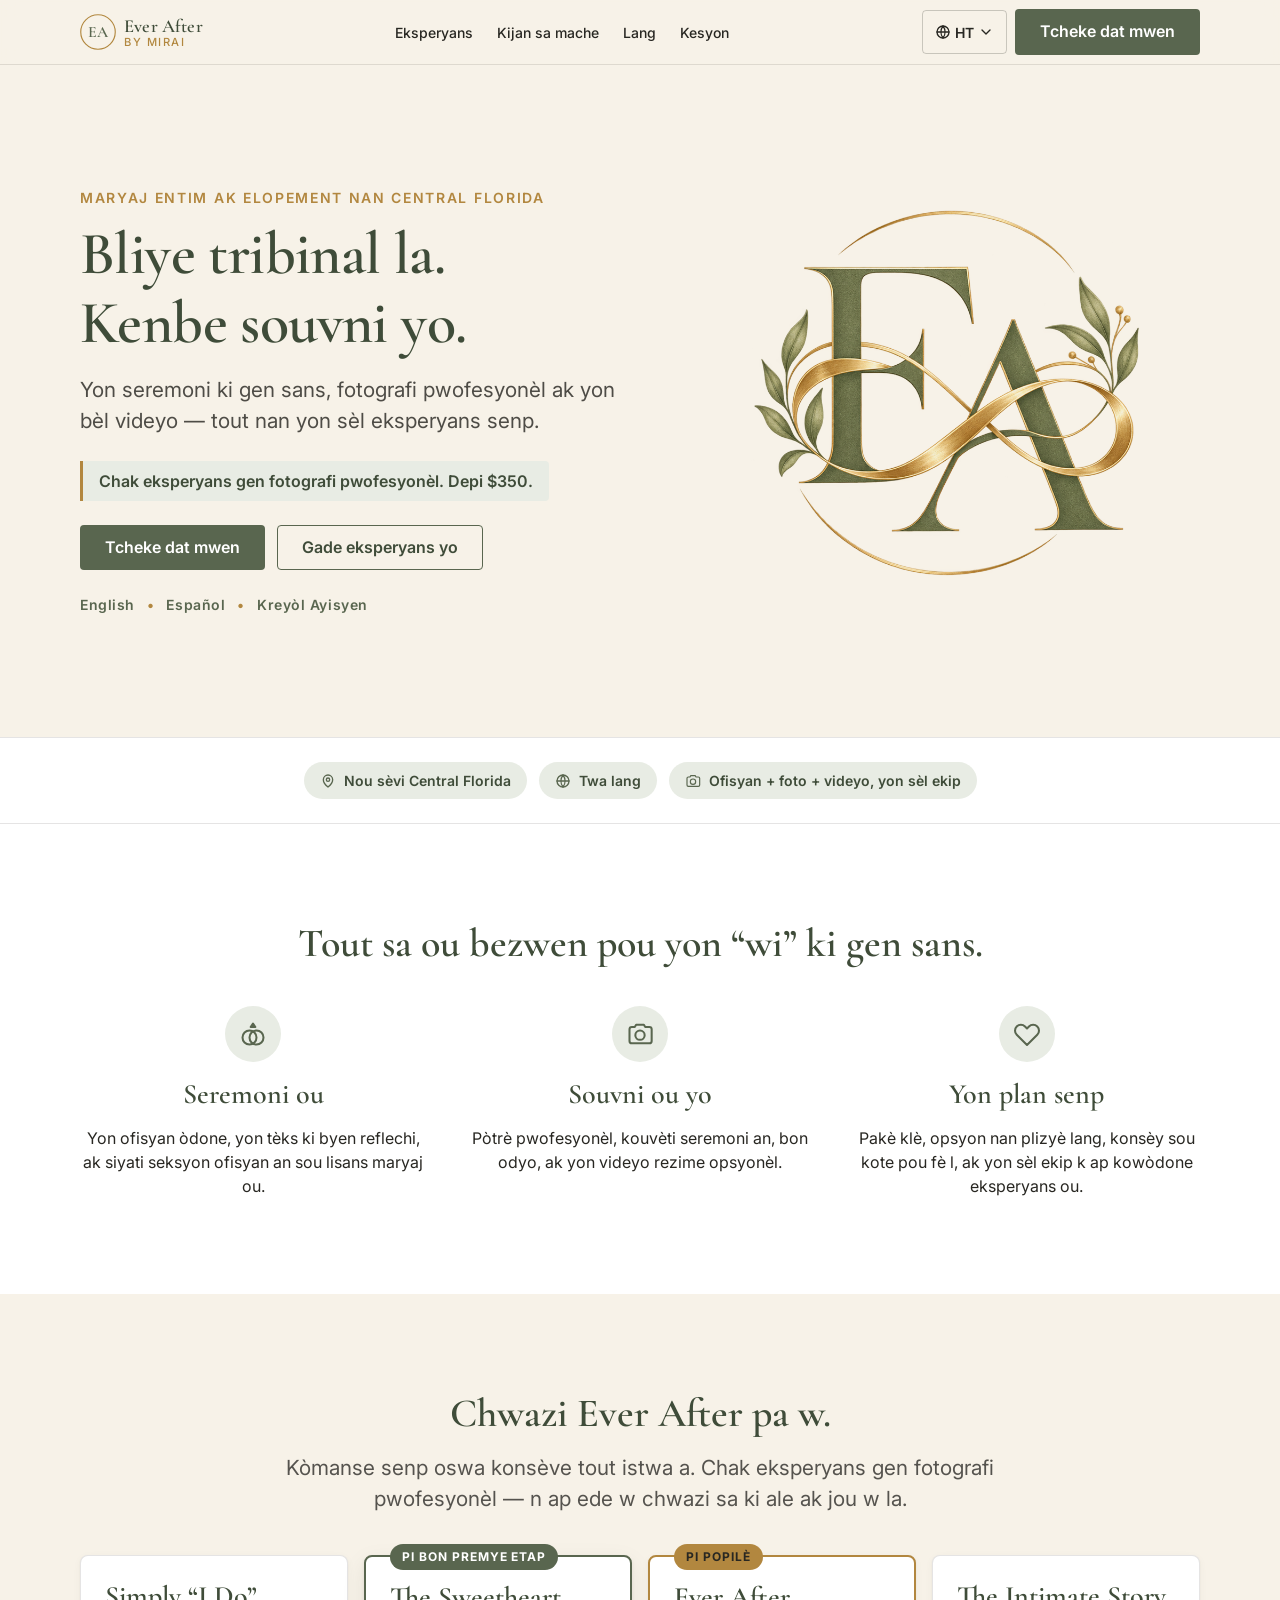
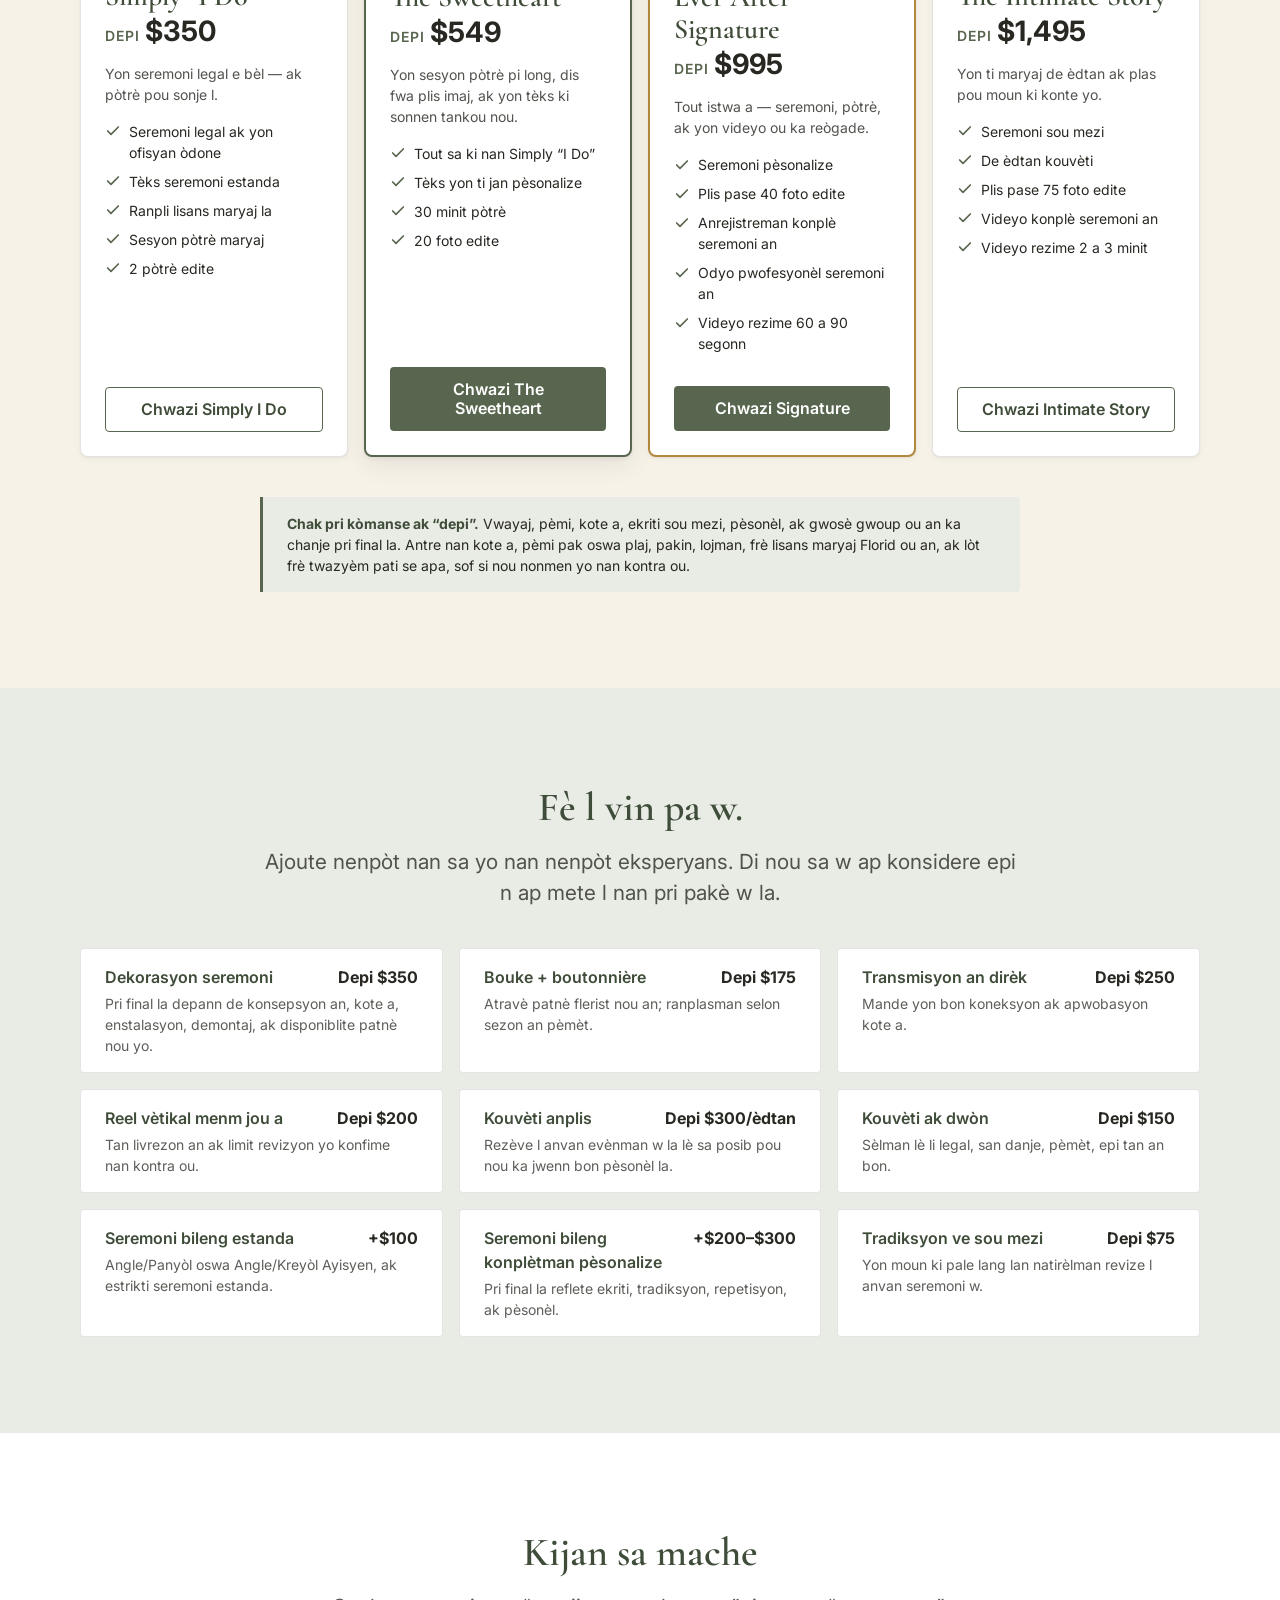
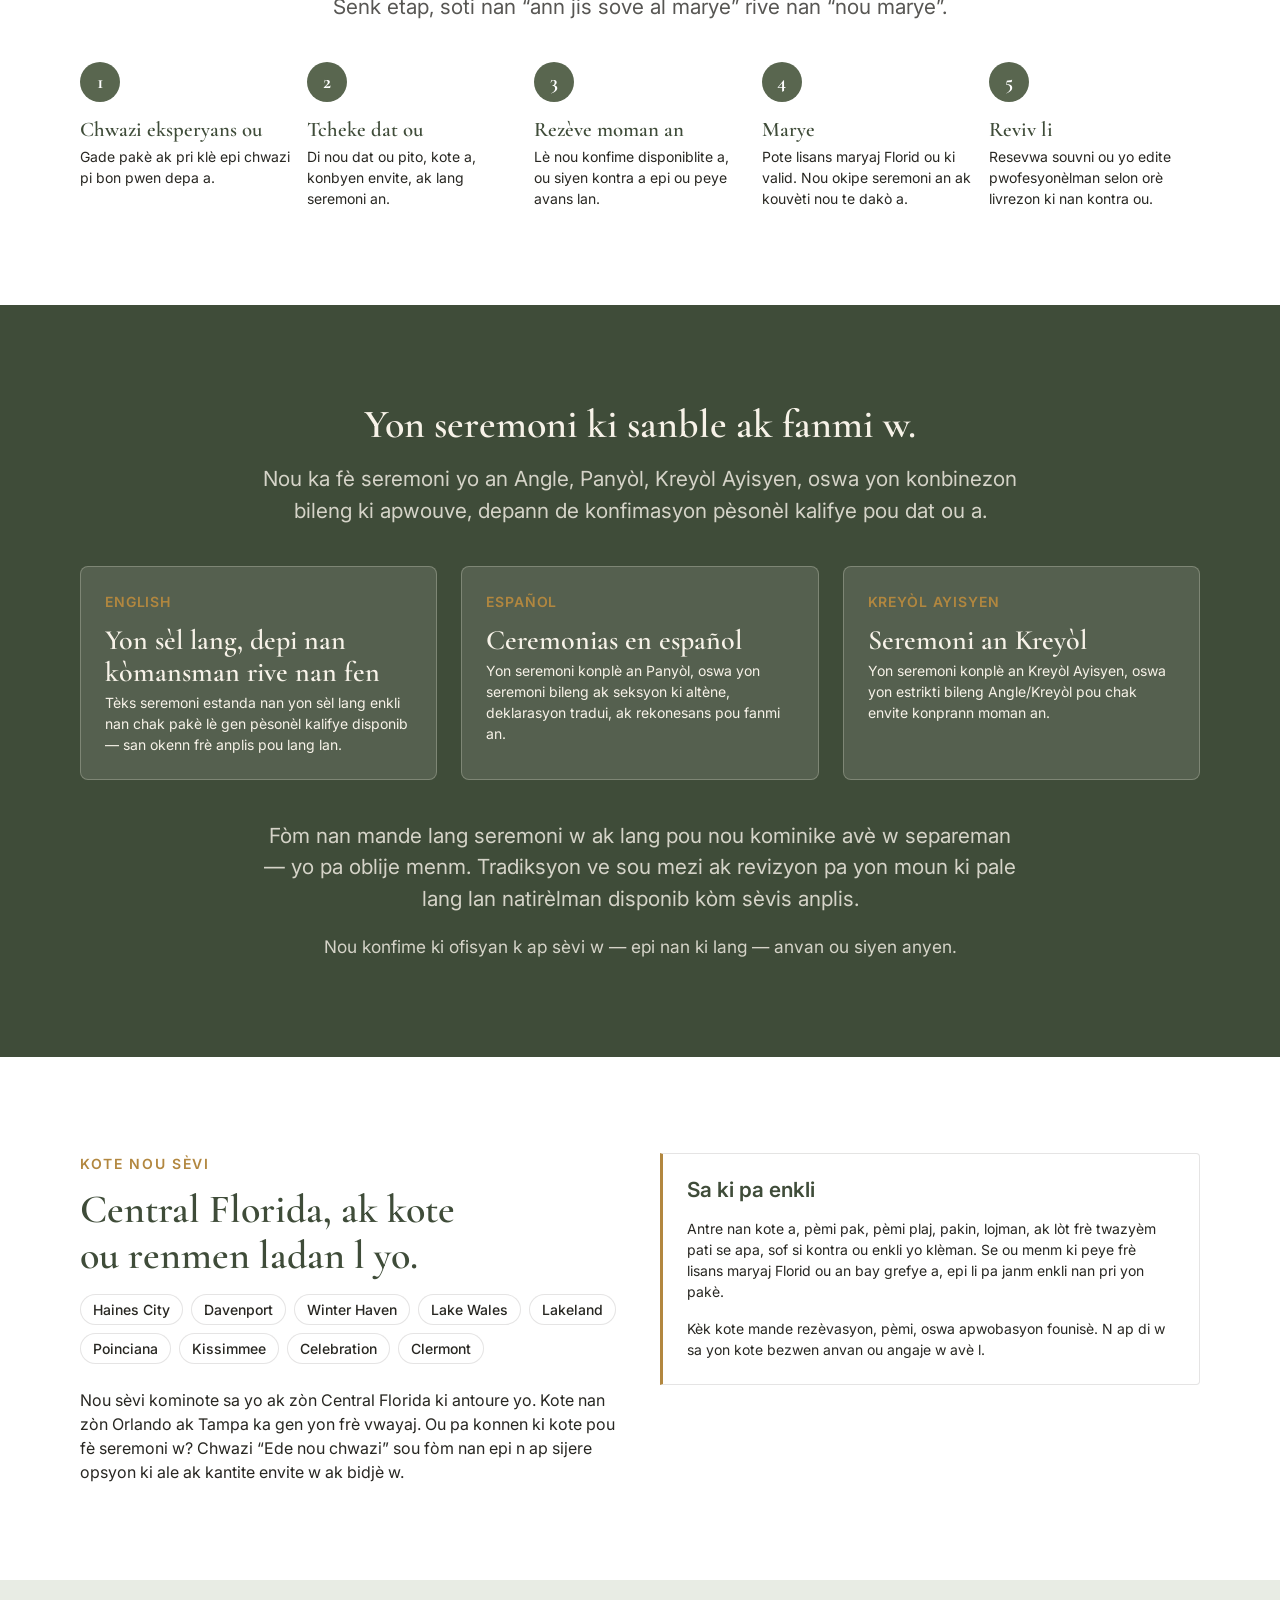
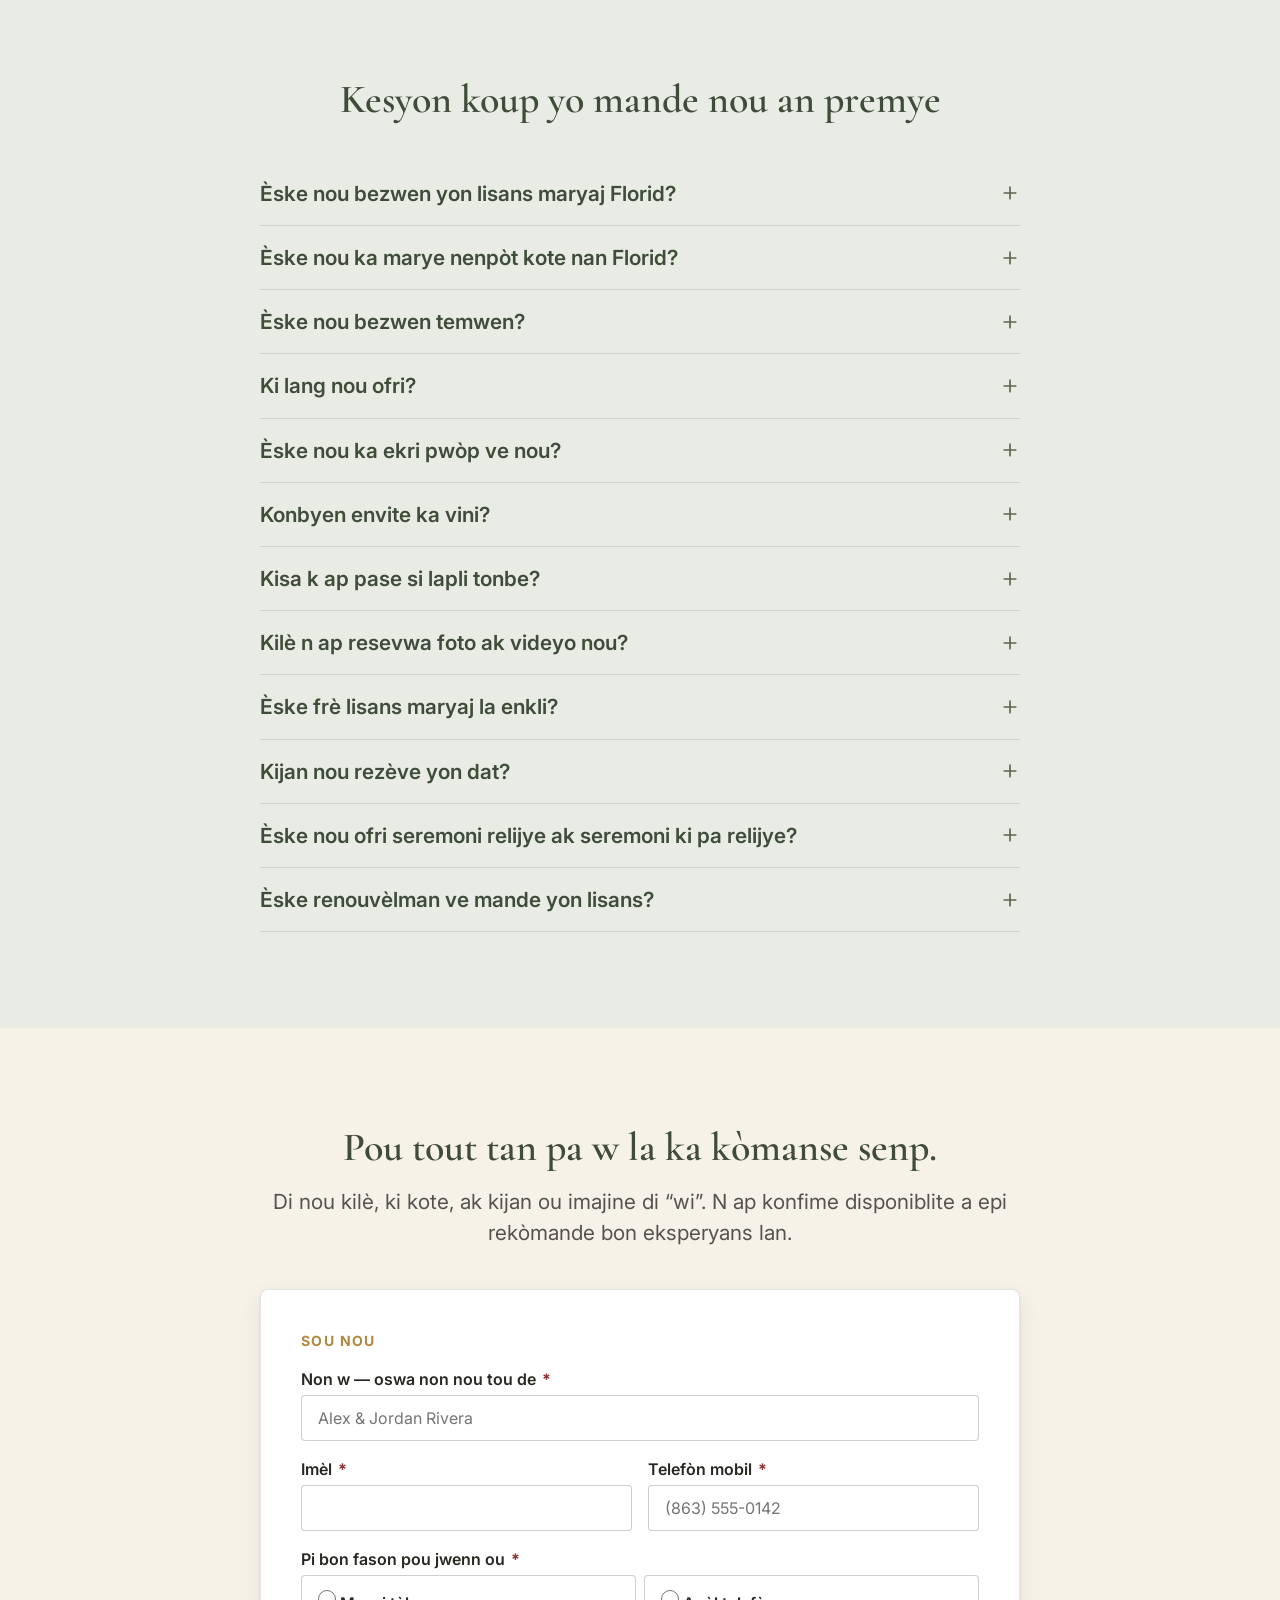
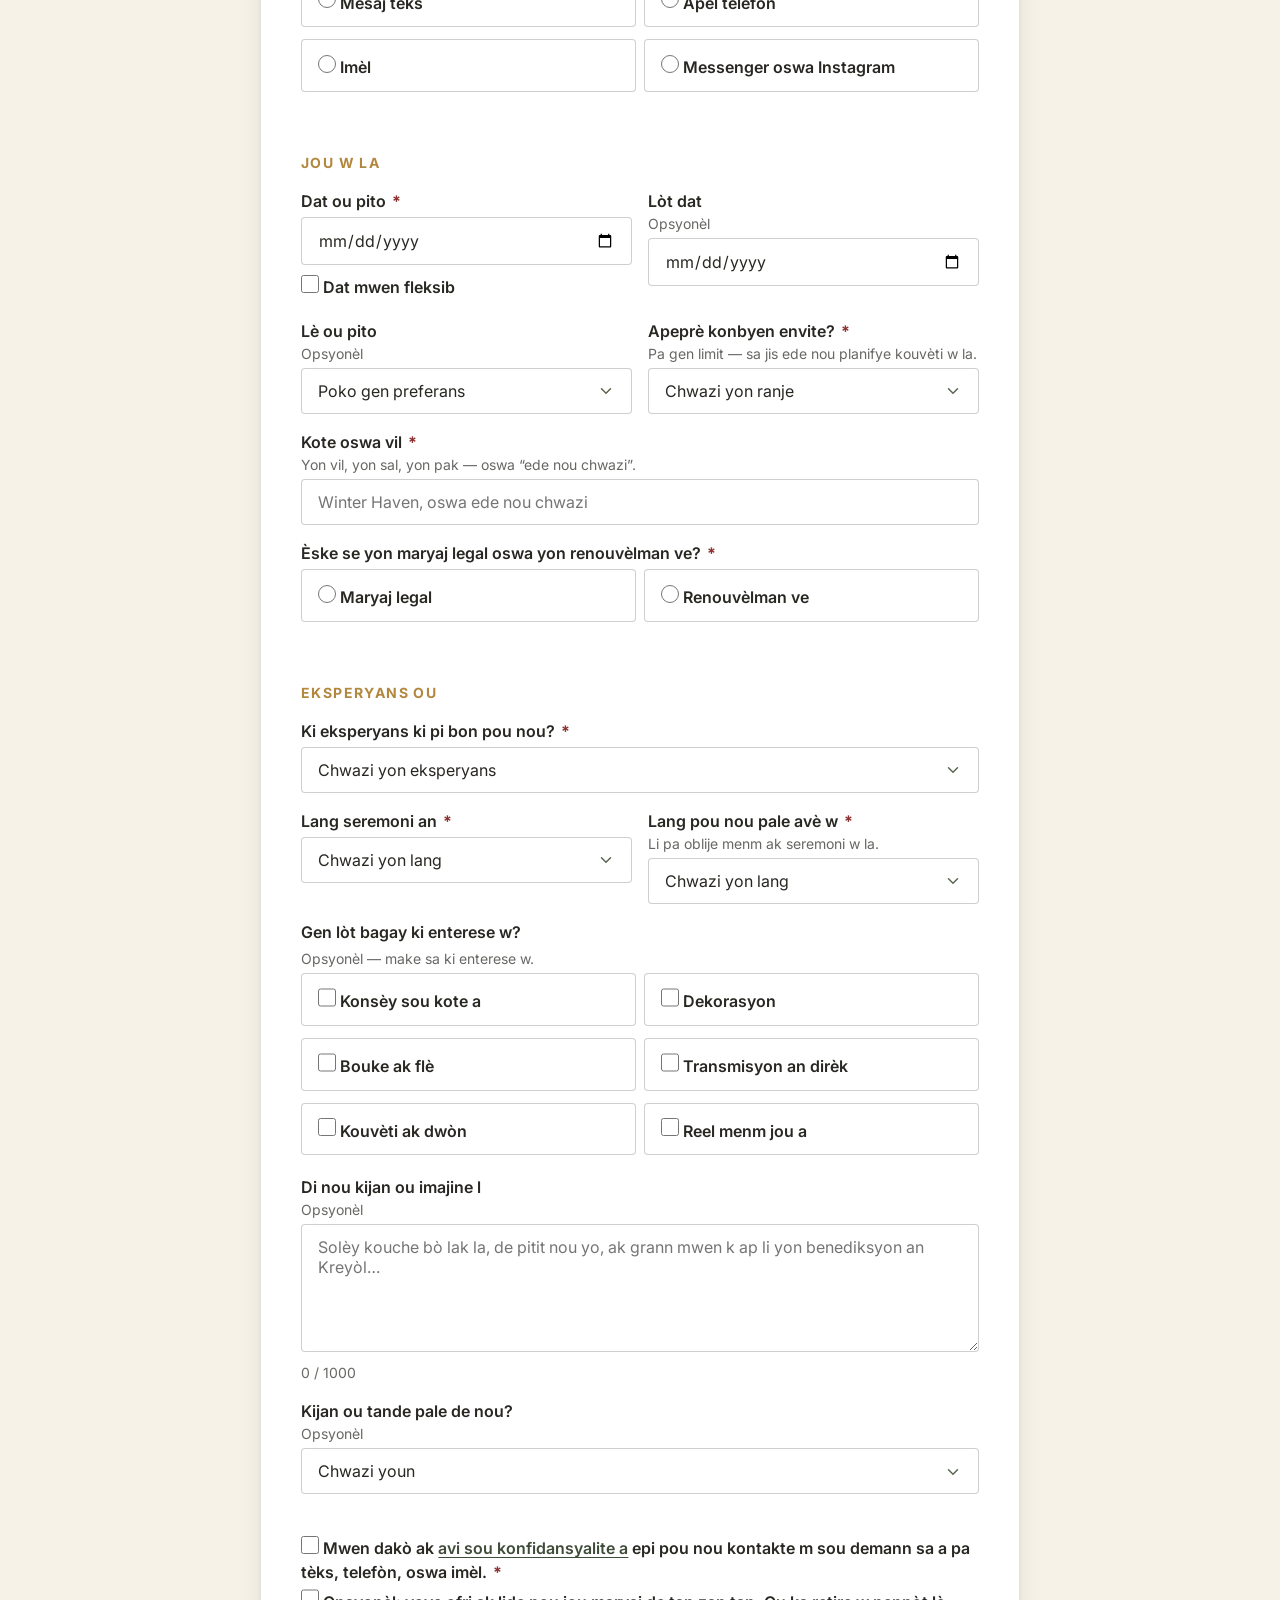
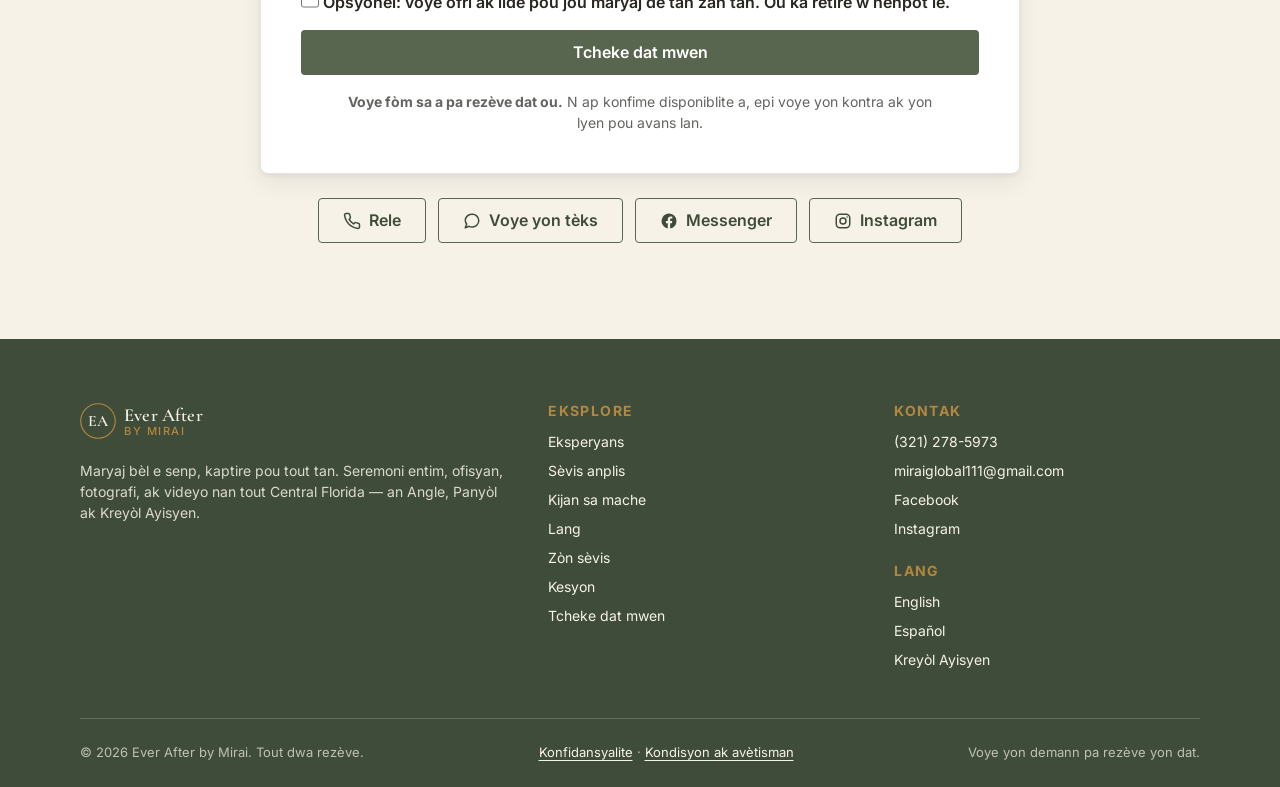
<file: ht/index.html>
<!DOCTYPE html>
<html lang="ht">
<head>
<meta charset="utf-8">
<meta name="viewport" content="width=device-width, initial-scale=1">

<!-- SEO §16.1 -->
<title>Maryaj Entim ak Elopement nan Central Florida | Ever After by Mirai</title>
<meta name="description" content="Maryaj senp e ki gen sans nan Central Florida: ofisyan, fotografi ak videyo. Chak pakè gen foto pwofesyonèl. Angle, Panyòl ak Kreyòl Ayisyen. Depi $350.">

<!-- Canonical + hreflang §9.3. TODO: replace the domain before launch. -->
<link rel="canonical" href="https://everafterbymirai.com/ht/">
<link rel="alternate" hreflang="en-US" href="https://everafterbymirai.com/">
<link rel="alternate" hreflang="es-US" href="https://everafterbymirai.com/es/">
<link rel="alternate" hreflang="ht" href="https://everafterbymirai.com/ht/">
<link rel="alternate" hreflang="x-default" href="https://everafterbymirai.com/">

<!-- Open Graph §16.1 -->
<meta property="og:type" content="website">
<meta property="og:locale" content="ht_HT">
<meta property="og:locale:alternate" content="en_US">
<meta property="og:locale:alternate" content="es_US">
<meta property="og:site_name" content="Ever After by Mirai">
<meta property="og:url" content="https://everafterbymirai.com/ht/">
<meta property="og:title" content="Ever After by Mirai | Maryaj Entim nan Florid">
<meta property="og:description" content="Ofisyan, fotografi ak videyo nan yon sèl eksperyans senp e bèl.">
<meta property="og:image" content="https://everafterbymirai.com/assets/images/og-card.jpg">
<meta property="og:image:width" content="1200">
<meta property="og:image:height" content="630">
<meta property="og:image:alt" content="Ever After by Mirai — maryaj entim ak elopement nan Central Florida">
<meta name="twitter:card" content="summary_large_image">

<link rel="icon" href="/assets/icons/favicon.svg" type="image/svg+xml">
<link rel="apple-touch-icon" href="/assets/icons/apple-touch-icon.png">

<!-- Fonts §12.3. display=swap keeps text visible if Google Fonts is slow or
     blocked, per the §14 resilience requirement. -->
<link rel="preconnect" href="https://fonts.googleapis.com">
<link rel="preconnect" href="https://fonts.gstatic.com" crossorigin>
<link rel="stylesheet" href="https://fonts.googleapis.com/css2?family=Cormorant+Garamond:wght@500;600;700&amp;family=Inter:wght@400;500;600;700&amp;display=swap">

<link rel="stylesheet" href="/assets/css/styles.css">

<!--
  Structured data §16.2 — only truthful, currently-verifiable fields.
  Deliberately omitted until confirmed: aggregateRating and review (§16.2
  forbids self-serving review markup), priceRange, openingHours, and a street
  address. TODO: fill telephone, email, and sameAs from §25 before launch.
-->
<script type="application/ld+json">
{
  "@context": "https://schema.org",
  "@type": "LocalBusiness",
  "@id": "https://everafterbymirai.com/#business",
  "name": "Ever After by Mirai",
  "description": "Intimate wedding ceremonies, officiating, photography, and film for couples across Central Florida. Services offered in English, Spanish, and Haitian Creole.",
  "url": "https://everafterbymirai.com/",
  "logo": "https://everafterbymirai.com/assets/icons/logo.svg",
  "image": "https://everafterbymirai.com/assets/images/og-card.jpg",
  "telephone": "+1-321-278-5973",
  "email": "miraiglobal111@gmail.com",
  "availableLanguage": ["en", "es", "ht"],
  "areaServed": [
    { "@type": "City", "name": "Haines City", "addressRegion": "FL" },
    { "@type": "City", "name": "Davenport", "addressRegion": "FL" },
    { "@type": "City", "name": "Winter Haven", "addressRegion": "FL" },
    { "@type": "City", "name": "Lake Wales", "addressRegion": "FL" },
    { "@type": "City", "name": "Lakeland", "addressRegion": "FL" },
    { "@type": "City", "name": "Poinciana", "addressRegion": "FL" },
    { "@type": "City", "name": "Kissimmee", "addressRegion": "FL" },
    { "@type": "City", "name": "Celebration", "addressRegion": "FL" },
    { "@type": "City", "name": "Clermont", "addressRegion": "FL" }
  ],
  "sameAs": [
    "https://www.facebook.com/everafterbymirai",
    "https://www.instagram.com/everafterbymirai"
  ]
}
</script>

<script src="/assets/js/main.js" defer></script>
</head>

<body data-page-type="landing">

<a class="skip-link" href="#main">Ale nan kontni an</a>

<!-- Icon sprite -->
<svg width="0" height="0" style="position:absolute" aria-hidden="true" focusable="false">
  <symbol id="i-check" viewBox="0 0 24 24" fill="none" stroke="currentColor" stroke-width="2.5" stroke-linecap="round" stroke-linejoin="round"><path d="M20 6L9 17l-5-5"/></symbol>
  <symbol id="i-globe" viewBox="0 0 24 24" fill="none" stroke="currentColor" stroke-width="2" stroke-linecap="round" stroke-linejoin="round"><circle cx="12" cy="12" r="9"/><path d="M3 12h18M12 3a15 15 0 010 18M12 3a15 15 0 000 18"/></symbol>
  <symbol id="i-chevron" viewBox="0 0 24 24" fill="none" stroke="currentColor" stroke-width="2" stroke-linecap="round" stroke-linejoin="round"><path d="M6 9l6 6 6-6"/></symbol>
  <symbol id="i-menu" viewBox="0 0 24 24" fill="none" stroke="currentColor" stroke-width="2" stroke-linecap="round"><path d="M3 6h18M3 12h18M3 18h18"/></symbol>
  <symbol id="i-close" viewBox="0 0 24 24" fill="none" stroke="currentColor" stroke-width="2" stroke-linecap="round"><path d="M18 6L6 18M6 6l12 12"/></symbol>
  <symbol id="i-plus" viewBox="0 0 24 24" fill="none" stroke="currentColor" stroke-width="2" stroke-linecap="round"><path d="M12 5v14M5 12h14"/></symbol>
  <symbol id="i-rings" viewBox="0 0 24 24" fill="none" stroke="currentColor" stroke-width="1.75" stroke-linecap="round" stroke-linejoin="round"><circle cx="9" cy="15" r="6"/><circle cx="15" cy="15" r="6"/><path d="M12 3l2 3h-4l2-3z"/></symbol>
  <symbol id="i-camera" viewBox="0 0 24 24" fill="none" stroke="currentColor" stroke-width="1.75" stroke-linecap="round" stroke-linejoin="round"><path d="M3 8a2 2 0 012-2h2.5l1.2-2h6.6l1.2 2H20a2 2 0 012 2v10a2 2 0 01-2 2H5a2 2 0 01-2-2V8z"/><circle cx="12" cy="13" r="4"/></symbol>
  <symbol id="i-calendar" viewBox="0 0 24 24" fill="none" stroke="currentColor" stroke-width="1.75" stroke-linecap="round" stroke-linejoin="round"><rect x="3" y="5" width="18" height="16" rx="2"/><path d="M3 10h18M8 3v4M16 3v4"/></symbol>
  <symbol id="i-pin" viewBox="0 0 24 24" fill="none" stroke="currentColor" stroke-width="2" stroke-linecap="round" stroke-linejoin="round"><path d="M12 21s7-5.5 7-11a7 7 0 10-14 0c0 5.5 7 11 7 11z"/><circle cx="12" cy="10" r="2.5"/></symbol>
  <symbol id="i-phone" viewBox="0 0 24 24" fill="none" stroke="currentColor" stroke-width="2" stroke-linecap="round" stroke-linejoin="round"><path d="M22 16.9v3a2 2 0 01-2.2 2 19.8 19.8 0 01-8.6-3.1 19.5 19.5 0 01-6-6A19.8 19.8 0 012.1 4.2 2 2 0 014.1 2h3a2 2 0 012 1.7c.1 1 .4 1.9.7 2.8a2 2 0 01-.5 2.1L8.1 9.9a16 16 0 006 6l1.3-1.3a2 2 0 012.1-.4c.9.3 1.8.6 2.8.7a2 2 0 011.7 2z"/></symbol>
  <symbol id="i-chat" viewBox="0 0 24 24" fill="none" stroke="currentColor" stroke-width="2" stroke-linecap="round" stroke-linejoin="round"><path d="M21 11.5a8.4 8.4 0 01-9 8.4 9.5 9.5 0 01-3.9-.8L3 21l1.9-4.9A8.4 8.4 0 013 11.5a8.4 8.4 0 018.5-8.4h.5A8.4 8.4 0 0121 11a.5.5 0 010 .5z"/></symbol>
  <symbol id="i-image" viewBox="0 0 24 24" fill="none" stroke="currentColor" stroke-width="1.75" stroke-linecap="round" stroke-linejoin="round"><rect x="3" y="4" width="18" height="16" rx="2"/><circle cx="8.5" cy="9.5" r="1.5"/><path d="M21 15l-5-5L5 20"/></symbol>
  <symbol id="i-heart" viewBox="0 0 24 24" fill="none" stroke="currentColor" stroke-width="1.75" stroke-linecap="round" stroke-linejoin="round"><path d="M20.8 5.6a5 5 0 00-7.1 0L12 7.3l-1.7-1.7a5 5 0 10-7.1 7.1L12 21.4l8.8-8.7a5 5 0 000-7.1z"/></symbol>
  <symbol id="i-facebook" viewBox="0 0 24 24" fill="currentColor"><path d="M22 12a10 10 0 10-11.6 9.9v-7H7.9V12h2.5V9.8c0-2.5 1.5-3.9 3.8-3.9 1.1 0 2.2.2 2.2.2v2.5h-1.3c-1.2 0-1.6.8-1.6 1.6V12h2.8l-.4 2.9h-2.4v7A10 10 0 0022 12z"/></symbol>
  <symbol id="i-instagram" viewBox="0 0 24 24" fill="none" stroke="currentColor" stroke-width="2"><rect x="3" y="3" width="18" height="18" rx="5"/><circle cx="12" cy="12" r="4"/><circle cx="17.5" cy="6.5" r="1" fill="currentColor" stroke="none"/></symbol>
</svg>

<!-- ======================================================================
     HEADER §7.1
     ====================================================================== -->
<header class="site-header">
  <div class="container site-header__inner">

    <a class="brand" href="/ht/">
      <svg class="brand__mark" viewBox="0 0 48 48" aria-hidden="true" focusable="false">
        <circle cx="24" cy="24" r="23" fill="none" stroke="#B2873F" stroke-width="1.5"/>
        <text x="24" y="31" text-anchor="middle" font-family="Cormorant Garamond, Georgia, serif"
              font-size="21" font-weight="600" fill="#59664F">EA</text>
      </svg>
      <span class="brand__name">Ever After<span>by Mirai</span></span>
    </a>

    <nav class="site-nav" aria-label="Prensipal">
      <a href="#experiences">Eksperyans</a>
      <a href="#how-it-works">Kijan sa mache</a>
      <a href="#languages">Lang</a>
      <a href="#faq">Kesyon</a>
    </nav>

    <div class="header__actions">

      <!-- Language selector §7.1: text labels, never flags alone -->
      <div class="lang-switcher">
        <button type="button" class="lang-switcher__toggle" data-lang-toggle
                aria-expanded="false" aria-controls="lang-menu"
                aria-label="Chanje lang. Lang aktyèl la: Kreyòl Ayisyen">
          <svg aria-hidden="true" focusable="false"><use href="#i-globe"></use></svg>
          <span aria-hidden="true">HT</span>
          <svg class="lang-switcher__chev" aria-hidden="true" focusable="false"><use href="#i-chevron"></use></svg>
        </button>
        <ul class="lang-switcher__menu" id="lang-menu" hidden>
          <li><a href="/"    hreflang="en-US" lang="en-US" data-lang-link="en-US">English</a></li>
          <li><a href="/es/" hreflang="es-US" lang="es-US" data-lang-link="es-US">Español</a></li>
          <li><a href="/ht/" hreflang="ht"    lang="ht"    data-lang-link="ht" aria-current="true">Kreyòl Ayisyen <span class="lang-switcher__check" aria-hidden="true">✓</span><span class="visually-hidden">(lang aktyèl)</span></a></li>
        </ul>
      </div>

      <a class="btn btn--primary header__cta" href="#inquiry">Tcheke dat mwen</a>

      <button type="button" class="menu-toggle" data-menu-toggle
              aria-expanded="false" aria-controls="mobile-nav" aria-label="Meni">
        <svg class="menu-toggle__open" aria-hidden="true" focusable="false"><use href="#i-menu"></use></svg>
        <svg class="menu-toggle__close" aria-hidden="true" focusable="false"><use href="#i-close"></use></svg>
      </button>
    </div>
  </div>

  <nav class="mobile-nav" id="mobile-nav" aria-label="Mobil" hidden>
    <div class="container">
      <ul>
        <li><a href="#experiences">Eksperyans</a></li>
        <li><a href="#how-it-works">Kijan sa mache</a></li>
        <li><a href="#languages">Lang</a></li>
        <li><a href="#service-area">Zòn sèvis</a></li>
        <li><a href="#faq">Kesyon</a></li>
      </ul>
      <a class="btn btn--primary btn--block" href="#inquiry">Tcheke dat mwen</a>
    </div>
  </nav>
</header>

<main id="main">

<!-- ======================================================================
     HERO §7.2
     ====================================================================== -->
<section class="hero" data-hero>
  <div class="container hero__grid">
    <div class="hero__content">
      <span class="eyebrow">Maryaj Entim ak Elopement nan Central Florida</span>
      <h1>Bliye tribinal la.<br>Kenbe souvni yo.</h1>
      <p class="hero__lede">
        Yon seremoni ki gen sans, fotografi pwofesyonèl ak yon bèl videyo —
        tout nan yon sèl eksperyans senp.
      </p>
      <p class="hero__price">Chak eksperyans gen fotografi pwofesyonèl. Depi&nbsp;$350.</p>

      <div class="btn-row">
        <a class="btn btn--primary" href="#inquiry">Tcheke dat mwen</a>
        <a class="btn btn--secondary" href="#experiences">Gade eksperyans yo</a>
      </div>

      <p class="hero__trust">
        English <span aria-hidden="true">•</span> Español <span aria-hidden="true">•</span> Kreyòl Ayisyen
      </p>
    </div>

    <!--
      §7.2 / §7.8: the brand monogram stands in until a real intimate-wedding
      photograph is available. It is brand art, not client work, so nothing here
      implies a past wedding. Alt text describes it as the logo it is.
      TODO: replace with a real hero photograph — see PLACEHOLDERS.md.
    -->
    <div class="hero__media hero__media--brand">
      <img src="/assets/images/ea-monogram.png"
           alt="Monogram Ever After by Mirai: lèt E ak A an vèt saj, mare ak yon riban an lò epi antoure ak fèy oliv."
           width="900" height="900"
           fetchpriority="high" decoding="async">
    </div>
  </div>
</section>

<!-- Trust chips §12.4 -->
<div class="trust-chips">
  <span class="chip"><svg aria-hidden="true" focusable="false"><use href="#i-pin"></use></svg> Nou sèvi Central Florida</span>
  <span class="chip"><svg aria-hidden="true" focusable="false"><use href="#i-globe"></use></svg> Twa lang</span>
  <span class="chip"><svg aria-hidden="true" focusable="false"><use href="#i-camera"></use></svg> Ofisyan + foto + videyo, yon sèl ekip</span>
</div>

<!-- ======================================================================
     VALUE PROPOSITION §7.3
     ====================================================================== -->
<section class="section section--white" aria-labelledby="value-heading">
  <div class="container">
    <div class="section-head">
      <h2 id="value-heading">Tout sa ou bezwen pou yon “wi” ki gen sans.</h2>
    </div>

    <div class="pillars">
      <div class="pillar">
        <span class="pillar__icon"><svg aria-hidden="true" focusable="false"><use href="#i-rings"></use></svg></span>
        <h3>Seremoni ou</h3>
        <p>Yon ofisyan òdone, yon tèks ki byen reflechi, ak siyati seksyon ofisyan an sou lisans maryaj ou.</p>
      </div>
      <div class="pillar">
        <span class="pillar__icon"><svg aria-hidden="true" focusable="false"><use href="#i-camera"></use></svg></span>
        <h3>Souvni ou yo</h3>
        <p>Pòtrè pwofesyonèl, kouvèti seremoni an, bon odyo, ak yon videyo rezime opsyonèl.</p>
      </div>
      <div class="pillar">
        <span class="pillar__icon"><svg aria-hidden="true" focusable="false"><use href="#i-heart"></use></svg></span>
        <h3>Yon plan senp</h3>
        <p>Pakè klè, opsyon nan plizyè lang, konsèy sou kote pou fè l, ak yon sèl ekip k ap kowòdone eksperyans ou.</p>
      </div>
    </div>
  </div>
</section>

<!-- ======================================================================
     PACKAGES §7.4
     ====================================================================== -->
<section class="section section--ivory" id="experiences" aria-labelledby="packages-heading">
  <div class="container">
    <div class="section-head">
      <h2 id="packages-heading">Chwazi Ever After pa w.</h2>
      <p>
        Kòmanse senp oswa konsève tout istwa a. Chak eksperyans gen fotografi
        pwofesyonèl — n ap ede w chwazi sa ki ale ak jou w la.
      </p>
    </div>

    <div class="packages">

      <article class="package" data-package-id="simply-i-do">
        <h3 class="package__name">Simply “I Do”</h3>
        <p class="package__price"><span class="from">Depi</span> $350</p>
        <p class="package__desc">Yon seremoni legal e bèl — ak pòtrè pou sonje l.</p>
        <ul class="package__list">
          <li><svg aria-hidden="true" focusable="false"><use href="#i-check"></use></svg> Seremoni legal ak yon ofisyan òdone</li>
          <li><svg aria-hidden="true" focusable="false"><use href="#i-check"></use></svg> Tèks seremoni estanda</li>
          <li><svg aria-hidden="true" focusable="false"><use href="#i-check"></use></svg> Ranpli lisans maryaj la</li>
          <li><svg aria-hidden="true" focusable="false"><use href="#i-check"></use></svg> Sesyon pòtrè maryaj</li>
          <li><svg aria-hidden="true" focusable="false"><use href="#i-check"></use></svg> 2 pòtrè edite</li>
        </ul>
        <button type="button" class="btn btn--secondary btn--block"
                data-package-select="simply-i-do" data-package-price="350">
          Chwazi Simply I Do
        </button>
      </article>

      <!-- §7.4: The Sweetheart is visually emphasized as the approachable
           entry into media coverage. -->
      <article class="package package--featured" data-package-id="sweetheart">
        <span class="package__flag package__flag--featured">Pi bon premye etap</span>
        <h3 class="package__name">The Sweetheart</h3>
        <p class="package__price"><span class="from">Depi</span> $549</p>
        <p class="package__desc">Yon sesyon pòtrè pi long, dis fwa plis imaj, ak yon tèks ki sonnen tankou nou.</p>
        <ul class="package__list">
          <li><svg aria-hidden="true" focusable="false"><use href="#i-check"></use></svg> Tout sa ki nan Simply “I Do”</li>
          <li><svg aria-hidden="true" focusable="false"><use href="#i-check"></use></svg> Tèks yon ti jan pèsonalize</li>
          <li><svg aria-hidden="true" focusable="false"><use href="#i-check"></use></svg> 30 minit pòtrè</li>
          <li><svg aria-hidden="true" focusable="false"><use href="#i-check"></use></svg> 20 foto edite</li>
        </ul>
        <button type="button" class="btn btn--primary btn--block"
                data-package-select="sweetheart" data-package-price="549">
          Chwazi The Sweetheart
        </button>
      </article>

      <article class="package package--popular" data-package-id="signature">
        <span class="package__flag package__flag--popular">Pi popilè</span>
        <h3 class="package__name">Ever After Signature</h3>
        <p class="package__price"><span class="from">Depi</span> $995</p>
        <p class="package__desc">Tout istwa a — seremoni, pòtrè, ak yon videyo ou ka reògade.</p>
        <ul class="package__list">
          <li><svg aria-hidden="true" focusable="false"><use href="#i-check"></use></svg> Seremoni pèsonalize</li>
          <li><svg aria-hidden="true" focusable="false"><use href="#i-check"></use></svg> Plis pase 40 foto edite</li>
          <li><svg aria-hidden="true" focusable="false"><use href="#i-check"></use></svg> Anrejistreman konplè seremoni an</li>
          <li><svg aria-hidden="true" focusable="false"><use href="#i-check"></use></svg> Odyo pwofesyonèl seremoni an</li>
          <li><svg aria-hidden="true" focusable="false"><use href="#i-check"></use></svg> Videyo rezime 60 a 90 segonn</li>
        </ul>
        <button type="button" class="btn btn--primary btn--block"
                data-package-select="signature" data-package-price="995">
          Chwazi Signature
        </button>
      </article>

      <article class="package" data-package-id="intimate-story">
        <h3 class="package__name">The Intimate Story</h3>
        <p class="package__price"><span class="from">Depi</span> $1,495</p>
        <p class="package__desc">Yon ti maryaj de èdtan ak plas pou moun ki konte yo.</p>
        <ul class="package__list">
          <li><svg aria-hidden="true" focusable="false"><use href="#i-check"></use></svg> Seremoni sou mezi</li>
          <li><svg aria-hidden="true" focusable="false"><use href="#i-check"></use></svg> De èdtan kouvèti</li>
          <li><svg aria-hidden="true" focusable="false"><use href="#i-check"></use></svg> Plis pase 75 foto edite</li>
          <li><svg aria-hidden="true" focusable="false"><use href="#i-check"></use></svg> Videyo konplè seremoni an</li>
          <li><svg aria-hidden="true" focusable="false"><use href="#i-check"></use></svg> Videyo rezime 2 a 3 minit</li>
        </ul>
        <button type="button" class="btn btn--secondary btn--block"
                data-package-select="intimate-story" data-package-price="1495">
          Chwazi Intimate Story
        </button>
      </article>
    </div>

    <!-- §7.4 package-display rule + PKG-01, PKG-05, PKG-06 -->
    <div class="package-note">
      <p>
        <strong>Chak pri kòmanse ak “depi”.</strong> Vwayaj, pèmi, kote a,
        ekriti sou mezi, pèsonèl, ak gwosè gwoup ou an ka chanje pri final la.
        Antre nan kote a, pèmi pak oswa plaj, pakin, lojman, frè lisans maryaj
        Florid ou an, ak lòt frè twazyèm pati se apa, sof si nou nonmen yo nan
        kontra ou.
      </p>
    </div>
  </div>
</section>

<!-- ======================================================================
     ADD-ONS §7.5
     ====================================================================== -->
<section class="section section--sage" id="add-ons" aria-labelledby="addons-heading">
  <div class="container">
    <div class="section-head">
      <h2 id="addons-heading">Fè l vin pa w.</h2>
      <p>Ajoute nenpòt nan sa yo nan nenpòt eksperyans. Di nou sa w ap konsidere epi n ap mete l nan pri pakè w la.</p>
    </div>

    <div class="addons">
      <div class="addon">
        <p class="addon__head"><span class="addon__name">Dekorasyon seremoni</span><span class="addon__price">Depi $350</span></p>
        <p class="addon__note">Pri final la depann de konsepsyon an, kote a, enstalasyon, demontaj, ak disponiblite patnè nou yo.</p>
      </div>
      <div class="addon">
        <p class="addon__head"><span class="addon__name">Bouke + boutonnière</span><span class="addon__price">Depi $175</span></p>
        <p class="addon__note">Atravè patnè flerist nou an; ranplasman selon sezon an pèmèt.</p>
      </div>
      <div class="addon">
        <p class="addon__head"><span class="addon__name">Transmisyon an dirèk</span><span class="addon__price">Depi $250</span></p>
        <p class="addon__note">Mande yon bon koneksyon ak apwobasyon kote a.</p>
      </div>
      <div class="addon">
        <p class="addon__head"><span class="addon__name">Reel vètikal menm jou a</span><span class="addon__price">Depi $200</span></p>
        <p class="addon__note">Tan livrezon an ak limit revizyon yo konfime nan kontra ou.</p>
      </div>
      <div class="addon">
        <p class="addon__head"><span class="addon__name">Kouvèti anplis</span><span class="addon__price">Depi $300/èdtan</span></p>
        <p class="addon__note">Rezève l anvan evènman w la lè sa posib pou nou ka jwenn bon pèsonèl la.</p>
      </div>
      <div class="addon">
        <p class="addon__head"><span class="addon__name">Kouvèti ak dwòn</span><span class="addon__price">Depi $150</span></p>
        <p class="addon__note">Sèlman lè li legal, san danje, pèmèt, epi tan an bon.</p>
      </div>
      <div class="addon">
        <p class="addon__head"><span class="addon__name">Seremoni bileng estanda</span><span class="addon__price">+$100</span></p>
        <p class="addon__note">Angle/Panyòl oswa Angle/Kreyòl Ayisyen, ak estrikti seremoni estanda.</p>
      </div>
      <div class="addon">
        <p class="addon__head"><span class="addon__name">Seremoni bileng konplètman pèsonalize</span><span class="addon__price">+$200–$300</span></p>
        <p class="addon__note">Pri final la reflete ekriti, tradiksyon, repetisyon, ak pèsonèl.</p>
      </div>
      <div class="addon">
        <p class="addon__head"><span class="addon__name">Tradiksyon ve sou mezi</span><span class="addon__price">Depi $75</span></p>
        <p class="addon__note">Yon moun ki pale lang lan natirèlman revize l anvan seremoni w.</p>
      </div>
    </div>
  </div>
</section>

<!-- ======================================================================
     HOW IT WORKS §7.6
     ====================================================================== -->
<section class="section section--white" id="how-it-works" aria-labelledby="how-heading">
  <div class="container">
    <div class="section-head">
      <h2 id="how-heading">Kijan sa mache</h2>
      <p>Senk etap, soti nan “ann jis sove al marye” rive nan “nou marye”.</p>
    </div>

    <ol class="steps">
      <li class="step">
        <h3>Chwazi eksperyans ou</h3>
        <p>Gade pakè ak pri klè epi chwazi pi bon pwen depa a.</p>
      </li>
      <li class="step">
        <h3>Tcheke dat ou</h3>
        <p>Di nou dat ou pito, kote a, konbyen envite, ak lang seremoni an.</p>
      </li>
      <li class="step">
        <h3>Rezève moman an</h3>
        <p>Lè nou konfime disponiblite a, ou siyen kontra a epi ou peye avans lan.</p>
      </li>
      <li class="step">
        <h3>Marye</h3>
        <p>Pote lisans maryaj Florid ou ki valid. Nou okipe seremoni an ak kouvèti nou te dakò a.</p>
      </li>
      <li class="step">
        <h3>Reviv li</h3>
        <p>Resevwa souvni ou yo edite pwofesyonèlman selon orè livrezon ki nan kontra ou.</p>
      </li>
    </ol>
  </div>
</section>

<!-- ======================================================================
     LANGUAGES §7.7
     ====================================================================== -->
<section class="section section--deep" id="languages" aria-labelledby="lang-heading">
  <div class="container">
    <div class="section-head">
      <h2 id="lang-heading">Yon seremoni ki sanble ak fanmi w.</h2>
      <p>
        Nou ka fè seremoni yo an Angle, Panyòl, Kreyòl Ayisyen, oswa yon konbinezon
        bileng ki apwouve, depann de konfimasyon pèsonèl kalifye pou dat ou a.
      </p>
    </div>

    <div class="lang-grid">
      <div class="lang-card">
        <span class="lang-card__native" lang="en">English</span>
        <h3>Yon sèl lang, depi nan kòmansman rive nan fen</h3>
        <p>Tèks seremoni estanda nan yon sèl lang enkli nan chak pakè lè gen pèsonèl kalifye disponib — san okenn frè anplis pou lang lan.</p>
      </div>
      <div class="lang-card">
        <span class="lang-card__native" lang="es">Español</span>
        <h3>Ceremonias en español</h3>
        <p>Yon seremoni konplè an Panyòl, oswa yon seremoni bileng ak seksyon ki altène, deklarasyon tradui, ak rekonesans pou fanmi an.</p>
      </div>
      <div class="lang-card">
        <span class="lang-card__native" lang="ht">Kreyòl Ayisyen</span>
        <h3>Seremoni an Kreyòl</h3>
        <p>Yon seremoni konplè an Kreyòl Ayisyen, oswa yon estrikti bileng Angle/Kreyòl pou chak envite konprann moman an.</p>
      </div>
    </div>

    <div class="section-head" style="margin-bottom:0">
      <p>
        Fòm nan mande lang seremoni w ak lang pou nou kominike avè w separeman —
        yo pa oblije menm. Tradiksyon ve sou mezi ak revizyon pa yon moun ki pale
        lang lan natirèlman disponib kòm sèvis anplis.
      </p>
      <!-- §7.7: do not imply every team member is fluent in every language.
           Naming the officiant happens after staffing is finalized. -->
      <p><small>Nou konfime ki ofisyan k ap sèvi w — epi nan ki lang — anvan ou siyen anyen.</small></p>
    </div>
  </div>
</section>

<!-- ======================================================================
     GALLERY §7.8 — REMOVED PENDING REAL IMAGERY

     The placeholder-tile gallery was removed at the owner's request: it will
     return once Ever After by Mirai has its own ceremony, portrait, detail,
     and reaction photographs. §7.8 and §11.2 forbid decorative or generated
     imagery standing in for client work, so an empty section is the honest
     state until then.

     When real images exist, restore this section between the languages and
     service-area sections. The .gallery, .gallery__item and .gallery__placeholder
     styles are still in assets/css/styles.css, and main.js still tracks the
     gallery_engage event for any [data-gallery-asset] element.

     TESTIMONIALS §11.3 also belong here once three real, consented quotes
     exist. §12.4 forbids fabricated ratings, so none ship as placeholders.
     ====================================================================== -->

<!-- ======================================================================
     SERVICE AREA §7.9
     ====================================================================== -->
<section class="section section--white" id="service-area" aria-labelledby="area-heading">
  <div class="container">
    <div class="area-grid">
      <div>
        <span class="eyebrow">Kote nou sèvi</span>
        <h2 id="area-heading">Central Florida, ak kote ou renmen ladan l yo.</h2>
        <ul class="city-list">
          <li>Haines City</li><li>Davenport</li><li>Winter Haven</li>
          <li>Lake Wales</li><li>Lakeland</li><li>Poinciana</li>
          <li>Kissimmee</li><li>Celebration</li><li>Clermont</li>
        </ul>
        <p>
          Nou sèvi kominote sa yo ak zòn Central Florida ki antoure yo. Kote nan zòn
          Orlando ak Tampa ka gen yon frè vwayaj. Ou pa konnen ki kote pou fè
          seremoni w? Chwazi “Ede nou chwazi” sou fòm nan epi n ap sijere opsyon ki
          ale ak kantite envite w ak bidjè w.
        </p>
      </div>

      <div class="callout">
        <h3>Sa ki pa enkli</h3>
        <p>
          Antre nan kote a, pèmi pak, pèmi plaj, pakin, lojman, ak lòt frè twazyèm
          pati se apa, sof si kontra ou enkli yo klèman. Se ou menm ki peye frè
          lisans maryaj Florid ou an bay grefye a, epi li pa janm enkli nan pri yon
          pakè.
        </p>
        <p>
          Kèk kote mande rezèvasyon, pèmi, oswa apwobasyon founisè. N ap di w sa yon
          kote bezwen anvan ou angaje w avè l.
        </p>
      </div>
    </div>
  </div>
</section>

<!-- ======================================================================
     FAQ §7.10
     ====================================================================== -->
<section class="section section--sage" id="faq" aria-labelledby="faq-heading">
  <div class="container">
    <div class="section-head">
      <h2 id="faq-heading">Kesyon koup yo mande nou an premye</h2>
    </div>

    <div class="faq">

      <details class="faq__item" data-faq-id="license-required">
        <summary>Èske nou bezwen yon lisans maryaj Florid?
          <svg class="faq__icon" aria-hidden="true" focusable="false"><use href="#i-plus"></use></svg>
        </summary>
        <div class="faq__body">
          <p>
            Wi. Pou yon maryaj legal nan Florid, se nou menm ki pran lisans lan nan
            biwo grefye nenpòt konte nan Florid anvan seremoni an, epi nou pote lisans
            ki valid la epi ki poko ekspire jou a. Nou ranpli seksyon ofisyan an epi
            nou swiv pwosedi grefye a pou remèt li.
          </p>
          <p>
            Nou bay konsèy sou lisans maryaj, se pa konsèy legal. Grefye ki bay lisans
            lan toujou se otorite a sou kondisyon ak frè aktyèl yo.
          </p>
        </div>
      </details>

      <details class="faq__item" data-faq-id="anywhere-in-florida">
        <summary>Èske nou ka marye nenpòt kote nan Florid?
          <svg class="faq__icon" aria-hidden="true" focusable="false"><use href="#i-plus"></use></svg>
        </summary>
        <div class="faq__body">
          <p>
            Yon lisans maryaj Florid jeneralman valid nan tout eta a. Limit reyèl la se
            kote a menm: pak, plaj, jaden, ak kote prive ka mande rezèvasyon, pèmi,
            frè antre, oswa apwobasyon pou founisè deyò.
          </p>
          <p>
            Di nou ki kote w ap imajine epi n ap di w sa sa mande pou marye la.
          </p>
        </div>
      </details>

      <details class="faq__item" data-faq-id="witnesses">
        <summary>Èske nou bezwen temwen?
          <svg class="faq__icon" aria-hidden="true" focusable="false"><use href="#i-plus"></use></svg>
        </summary>
        <div class="faq__body">
          <p>
            Swiv enstriksyon grefye konte a ba w lè w pran lisans ou — se yo ki mete
            kondisyon an, epi nou p ap ajoute kondisyon yo pa mande. Si lisans ou
            mande siyati temwen, mennen temwen yo; si w bezwen èd pou jwenn youn,
            mande nou.
          </p>
        </div>
      </details>

      <details class="faq__item" data-faq-id="languages">
        <summary>Ki lang nou ofri?
          <svg class="faq__icon" aria-hidden="true" focusable="false"><use href="#i-plus"></use></svg>
        </summary>
        <div class="faq__body">
          <p>
            Angle, Panyòl, Kreyòl Ayisyen, ak konbinezon bileng ki konfime nan lang sa
            yo — Angle/Panyòl oswa Angle/Kreyòl Ayisyen. Disponiblite a depann de
            pèsonèl kalifye pou dat espesifik ou a, e nou konfime sa anvan ou siyen
            anyen.
          </p>
          <p>
            Yon seremoni estanda nan yon sèl lang pa janm gen frè anplis paske w chwazi
            Panyòl oswa Kreyòl Ayisyen. Pri seremoni bileng ak tradiksyon sou mezi
            reflete ekriti, revizyon, ak repetisyon anplis ki nesesè.
          </p>
        </div>
      </details>

      <details class="faq__item" data-faq-id="own-vows">
        <summary>Èske nou ka ekri pwòp ve nou?
          <svg class="faq__icon" aria-hidden="true" focusable="false"><use href="#i-plus"></use></svg>
        </summary>
        <div class="faq__body">
          <p>
            Wi, epi nou ankouraje sa. Si w vle èd, nou ofri sipò pou ekri ak tradiksyon
            ve sou mezi yon moun ki pale lang lan natirèlman revize, pou w ka di ve w
            nan lang ki gen plis sans pou ou.
          </p>
        </div>
      </details>

      <details class="faq__item" data-faq-id="guest-count">
        <summary>Konbyen envite ka vini?
          <svg class="faq__icon" aria-hidden="true" focusable="false"><use href="#i-plus"></use></svg>
        </summary>
        <div class="faq__body">
          <p>
            Otan ou vle. Nou pa mete limit sou kantite envite nan okenn eksperyans.
            Envite de moun oswa senkant.
          </p>
          <p>
            Limit reyèl la se kote w la, se pa pakè w la: pak, sal, ak pwopriyete prive
            mete pwòp kapasite pa yo, epi kèk ladan yo mande rezèvasyon oswa pèmi pou
            gwo gwoup. Di nou apeprè konbyen moun w ap tann epi n ap asire nou kote a
            ak kouvèti nou an ale ak jou a.
          </p>
        </div>
      </details>

      <details class="faq__item" data-faq-id="rain">
        <summary>Kisa k ap pase si lapli tonbe?
          <svg class="faq__icon" aria-hidden="true" focusable="false"><use href="#i-plus"></use></svg>
        </summary>
        <div class="faq__body">
          <p>
            Nou dakò sou yon lòt kote alavans avè w, epi kontra ou fikse yon dat limit
            pou pran desizyon sou tan an anvan seremoni an, ansanm ak kondisyon pou
            chanje dat. Isit la, tan Florid la fè pati planifikasyon an, se pa yon
            sipriz — nou planifye pou li avè w.
          </p>
          <!-- TODO §25: replace with the exact decision-deadline window and
               reschedule terms from the final contract. -->
        </div>
      </details>

      <details class="faq__item" data-faq-id="delivery">
        <summary>Kilè n ap resevwa foto ak videyo nou?
          <svg class="faq__icon" aria-hidden="true" focusable="false"><use href="#i-plus"></use></svg>
        </summary>
        <div class="faq__body">
          <!-- TODO §25: publish these only if operationally sustainable. -->
          <p>
            Objektif nou se: apèsi nan 72 èdtan, foto edite nan 14 jou, ak videyo nan
            21 jou. Kontra ou endike orè livrezon ki aplike pou rezèvasyon w la.
          </p>
        </div>
      </details>

      <details class="faq__item" data-faq-id="license-fee">
        <summary>Èske frè lisans maryaj la enkli?
          <svg class="faq__icon" aria-hidden="true" focusable="false"><use href="#i-plus"></use></svg>
        </summary>
        <div class="faq__body">
          <p>
            Non. Ou peye frè lisans ou dirèkteman bay grefye konte a. Frè kote a, pèmi,
            pakin, ak frè founisè twazyèm pati se apa tou, sof si kontra ou enkli yo
            klèman.
          </p>
        </div>
      </details>

      <details class="faq__item" data-faq-id="reserve-date">
        <summary>Kijan nou rezève yon dat?
          <svg class="faq__icon" aria-hidden="true" focusable="false"><use href="#i-plus"></use></svg>
        </summary>
        <div class="faq__body">
          <p>
            Twa bagay, nan lòd: nou konfime disponiblite a, ou siyen kontra a, epi ou
            peye avans lan. Se sèlman lè sa a dat ou a rezève.
          </p>
          <p>
            <strong>Voye fòm nan pa rezève dat ou</strong> —
            li kòmanse konvèsasyon an pou nou ka tcheke disponiblite pou ou.
          </p>
        </div>
      </details>

      <details class="faq__item" data-faq-id="religious">
        <summary>Èske nou ofri seremoni relijye ak seremoni ki pa relijye?
          <svg class="faq__icon" aria-hidden="true" focusable="false"><use href="#i-plus"></use></svg>
        </summary>
        <div class="faq__body">
          <!-- TODO §25: confirm the exact supported range with the officiant
               before launch, then state it precisely here. -->
          <p>
            Nou fè seremoni relijye, espirityèl, melanje, ak seremoni ki lasyèk
            nèt. Di nou sa fanmi nou yo ap tann ak sa ki santi l byen pou nou, epi n
            ap bati tèks la alantou sa.
          </p>
        </div>
      </details>

      <details class="faq__item" data-faq-id="vow-renewal">
        <summary>Èske renouvèlman ve mande yon lisans?
          <svg class="faq__icon" aria-hidden="true" focusable="false"><use href="#i-plus"></use></svg>
        </summary>
        <div class="faq__body">
          <p>
            Non. Yon renouvèlman ve se yon selebrasyon senbolik pou yon maryaj ou deja
            genyen, kidonk jeneralman ou pa bezwen yon nouvo lisans maryaj — epi yon
            renouvèlman se pa yon nouvo maryaj legal. Tout pakè yo bon pou yon
            renouvèlman; jis chwazi “Renouvèlman ve” sou fòm nan.
          </p>
        </div>
      </details>

    </div>
  </div>
</section>

<!-- ======================================================================
     FINAL CONVERSION + INQUIRY FORM §7.11, §10
     ====================================================================== -->
<section class="section section--ivory" id="inquiry" aria-labelledby="inquiry-heading">
  <div class="container">

    <div class="section-head">
      <!-- tabindex="-1" so the package CTAs can move focus here -->
      <h2 id="inquiry-heading" tabindex="-1">Pou tout tan pa w la ka kòmanse senp.</h2>
      <p>Di nou kilè, ki kote, ak kijan ou imajine di “wi”. N ap konfime disponiblite a epi rekòmande bon eksperyans lan.</p>
    </div>

    <div class="form-wrap">

      <!-- Error summary §19 -->
      <div class="form-error-summary" id="form-error-summary" role="alert" tabindex="-1" hidden>
        <h3>Tanpri korije sa yo anvan ou voye:</h3>
        <ul id="form-error-summary-list"></ul>
      </div>

      <!-- Network failure §14: never fail silently; always offer a way out -->
      <div class="form-error-summary" id="form-network-error" role="alert" tabindex="-1" hidden>
        <h3>Nou pa t ka voye demann ou an</h3>
        <p>Tanpri eseye ankò. Si l toujou pa mache, kontakte nou dirèkteman — nou pa vle rate w.</p>
        <div class="btn-row">
          <a class="btn btn--primary" href="tel:+13212785973" data-contact-channel="call" data-section="form-error">Rele nou</a>
          <a class="btn btn--secondary" href="sms:+13212785973" data-contact-channel="text" data-section="form-error">Voye yon tèks</a>
        </div>
      </div>

      <!--
        Netlify Forms §17.2: real static HTML form present at deploy time, unique
        form name, matching hidden form-name field, honeypot. JS upgrades this to
        a fetch POST so failures are visible; without JS the native POST to
        /thank-you/ still works.
      -->
      <form
        name="date-inquiry"
        method="POST"
        action="/ht/mesi/"
        data-netlify="true"
        netlify-honeypot="bot-field"
        data-inquiry-form
        data-endpoint="/"
        novalidate
        data-msg-required="Chan sa a obligatwa."
        data-msg-email="Mete yon adrès imèl ki valid."
        data-msg-tel="Mete yon nimewo telefòn ki valid."
        data-msg-date="Chwazi yon dat, oswa make “Dat mwen fleksib”."
        data-msg-sending="Y ap voye…">

        <input type="hidden" name="form-name" value="date-inquiry">

        <!-- Honeypot §10.3 -->
        <p class="hp" aria-hidden="true">
          <label>Pa ranpli sa a si w se yon moun: <input name="bot-field" tabindex="-1" autocomplete="off"></label>
        </p>

        <!-- Hidden attribution §10.2 -->
        <input type="hidden" name="utm_source" value="">
        <input type="hidden" name="utm_medium" value="">
        <input type="hidden" name="utm_campaign" value="">
        <input type="hidden" name="utm_content" value="">
        <input type="hidden" name="utm_term" value="">
        <input type="hidden" name="landing_page" value="">
        <input type="hidden" name="referrer" value="">
        <input type="hidden" name="locale" value="ht">
        <input type="hidden" name="selected_package" value="">
        <input type="hidden" name="submission_timestamp" value="">

        <!-- ---------------------------------------------------------- -->
        <fieldset class="field-group">
          <legend class="field-group__legend">Sou nou</legend>

          <div class="field">
            <label for="names">
              Non w — oswa non nou tou de
              <span class="req" aria-hidden="true">*</span>
              <span class="visually-hidden">(obligatwa)</span>
            </label>
            <input type="text" id="names" name="full_names" required autocomplete="name"
                   placeholder="Alex &amp; Jordan Rivera">
            <p class="field__error"></p>
          </div>

          <div class="field-row field-row--2">
            <div class="field">
              <label for="email">
                Imèl <span class="req" aria-hidden="true">*</span>
                <span class="visually-hidden">(obligatwa)</span>
              </label>
              <input type="email" id="email" name="email" required autocomplete="email">
              <p class="field__error"></p>
            </div>

            <div class="field">
              <label for="phone">
                Telefòn mobil <span class="req" aria-hidden="true">*</span>
                <span class="visually-hidden">(obligatwa)</span>
              </label>
              <input type="tel" id="phone" name="phone" required autocomplete="tel"
                     placeholder="(863) 555-0142">
              <p class="field__error"></p>
            </div>
          </div>

          <div class="field">
            <span class="label" id="contact-method-label">
              Pi bon fason pou jwenn ou <span class="req" aria-hidden="true">*</span>
              <span class="visually-hidden">(obligatwa)</span>
            </span>
            <div class="choice-grid choice-grid--2" role="radiogroup" aria-labelledby="contact-method-label">
              <label class="choice"><input type="radio" name="preferred_contact" value="text" required> Mesaj tèks</label>
              <label class="choice"><input type="radio" name="preferred_contact" value="phone"> Apèl telefòn</label>
              <label class="choice"><input type="radio" name="preferred_contact" value="email"> Imèl</label>
              <label class="choice"><input type="radio" name="preferred_contact" value="social"> Messenger oswa Instagram</label>
            </div>
            <p class="field__error"></p>
          </div>
        </fieldset>

        <!-- ---------------------------------------------------------- -->
        <fieldset class="field-group">
          <legend class="field-group__legend">Jou w la</legend>

          <div class="field-row field-row--2">
            <div class="field">
              <label for="preferred-date">
                Dat ou pito <span class="req" aria-hidden="true">*</span>
                <span class="visually-hidden">(obligatwa)</span>
              </label>
              <input type="date" id="preferred-date" name="preferred_date" required>
              <p class="field__error"></p>
              <label class="consent" style="margin-top:.5rem">
                <input type="checkbox" id="date-flexible" name="date_flexible" value="yes">
                <span>Dat mwen fleksib</span>
              </label>
            </div>

            <div class="field">
              <label for="alt-date">Lòt dat <span class="field__hint">Opsyonèl</span></label>
              <input type="date" id="alt-date" name="alternate_date">
              <p class="field__error"></p>
            </div>
          </div>

          <div class="field-row field-row--2">
            <div class="field">
              <label for="preferred-time">Lè ou pito <span class="field__hint">Opsyonèl</span></label>
              <select id="preferred-time" name="preferred_time">
                <option value="">Poko gen preferans</option>
                <option value="morning">Maten</option>
                <option value="afternoon">Apremidi</option>
                <option value="evening">Aswè</option>
                <option value="flexible">Fleksib</option>
              </select>
              <p class="field__error"></p>
            </div>

            <div class="field">
              <label for="guests">
                Apeprè konbyen envite? <span class="req" aria-hidden="true">*</span>
                <span class="visually-hidden">(obligatwa)</span>
                <span class="field__hint">Pa gen limit — sa jis ede nou planifye kouvèti w la.</span>
              </label>
              <select id="guests" name="guest_count" required>
                <option value="">Chwazi yon ranje</option>
                <option value="0-2">Se nou de a sèlman (0–2)</option>
                <option value="3-6">3–6 envite</option>
                <option value="7-10">7–10 envite</option>
                <option value="11-20">11–20 envite</option>
                <option value="21+">21 oswa plis</option>
              </select>
              <p class="field__error"></p>
            </div>
          </div>

          <div class="field">
            <label for="location">
              Kote oswa vil <span class="req" aria-hidden="true">*</span>
              <span class="visually-hidden">(obligatwa)</span>
              <span class="field__hint">Yon vil, yon sal, yon pak — oswa “ede nou chwazi”.</span>
            </label>
            <input type="text" id="location" name="location" required
                   placeholder="Winter Haven, oswa ede nou chwazi">
            <p class="field__error"></p>
          </div>

          <div class="field">
            <span class="label" id="occasion-label">
              Èske se yon maryaj legal oswa yon renouvèlman ve?
              <span class="req" aria-hidden="true">*</span>
              <span class="visually-hidden">(obligatwa)</span>
            </span>
            <div class="choice-grid choice-grid--2" role="radiogroup" aria-labelledby="occasion-label">
              <label class="choice"><input type="radio" name="occasion" value="legal_wedding" required> Maryaj legal</label>
              <label class="choice"><input type="radio" name="occasion" value="vow_renewal"> Renouvèlman ve</label>
            </div>
            <p class="field__error"></p>
          </div>
        </fieldset>

        <!-- ---------------------------------------------------------- -->
        <fieldset class="field-group">
          <legend class="field-group__legend">Eksperyans ou</legend>

          <div class="field">
            <label for="experience">
              Ki eksperyans ki pi bon pou nou? <span class="req" aria-hidden="true">*</span>
              <span class="visually-hidden">(obligatwa)</span>
            </label>
            <select id="experience" name="experience" required>
              <option value="">Chwazi yon eksperyans</option>
              <option value="simply-i-do">Simply “I Do” — depi $350</option>
              <option value="sweetheart">The Sweetheart — depi $549</option>
              <option value="signature">Ever After Signature — depi $995</option>
              <option value="intimate-story">The Intimate Story — depi $1,495</option>
              <option value="help-me-choose">Ede m chwazi</option>
            </select>
            <p class="field__error"></p>
          </div>

          <div class="field-row field-row--2">
            <div class="field">
              <label for="ceremony-language">
                Lang seremoni an <span class="req" aria-hidden="true">*</span>
                <span class="visually-hidden">(obligatwa)</span>
              </label>
              <select id="ceremony-language" name="ceremony_language" required>
                <option value="">Chwazi yon lang</option>
                <option value="en">Angle</option>
                <option value="es">Panyòl</option>
                <option value="ht">Kreyòl Ayisyen</option>
                <option value="en-es">Angle ak Panyòl</option>
                <option value="en-ht">Angle ak Kreyòl Ayisyen</option>
                <option value="other">Yon lòt bagay — n ap mande</option>
              </select>
              <p class="field__error"></p>
            </div>

            <div class="field">
              <label for="comm-language">
                Lang pou nou pale avè w <span class="req" aria-hidden="true">*</span>
                <span class="visually-hidden">(obligatwa)</span>
                <span class="field__hint">Li pa oblije menm ak seremoni w la.</span>
              </label>
              <select id="comm-language" name="communication_language" required>
                <option value="">Chwazi yon lang</option>
                <option value="en">Angle</option>
                <option value="es">Panyòl</option>
                <option value="ht">Kreyòl Ayisyen</option>
              </select>
              <p class="field__error"></p>
            </div>
          </div>

          <div class="field">
            <span class="label" id="interests-label">Gen lòt bagay ki enterese w? <span class="field__hint">Opsyonèl — make sa ki enterese w.</span></span>
            <div class="choice-grid choice-grid--2" aria-labelledby="interests-label">
              <label class="choice"><input type="checkbox" name="interests" value="location_guidance"> Konsèy sou kote a</label>
              <label class="choice"><input type="checkbox" name="interests" value="decor"> Dekorasyon</label>
              <label class="choice"><input type="checkbox" name="interests" value="florals"> Bouke ak flè</label>
              <label class="choice"><input type="checkbox" name="interests" value="livestream"> Transmisyon an dirèk</label>
              <label class="choice"><input type="checkbox" name="interests" value="drone"> Kouvèti ak dwòn</label>
              <label class="choice"><input type="checkbox" name="interests" value="same_day_reel"> Reel menm jou a</label>
            </div>
          </div>

          <div class="field">
            <label for="vision">
              Di nou kijan ou imajine l <span class="field__hint">Opsyonèl</span>
            </label>
            <textarea id="vision" name="vision" maxlength="1000"
                      placeholder="Solèy kouche bò lak la, de pitit nou yo, ak grann mwen k ap li yon benediksyon an Kreyòl…"></textarea>
            <p class="field__hint" id="vision-count" aria-live="polite">0 / 1000</p>
          </div>

          <div class="field">
            <label for="referral">Kijan ou tande pale de nou? <span class="field__hint">Opsyonèl</span></label>
            <select id="referral" name="referral_source">
              <option value="">Chwazi youn</option>
              <option value="facebook">Facebook</option>
              <option value="instagram">Instagram</option>
              <option value="search">Google oswa yon lòt motè rechèch</option>
              <option value="referral">Yon zanmi oswa yon ansyen kliyan</option>
              <option value="other">Lòt</option>
            </select>
            <p class="field__error"></p>
          </div>
        </fieldset>

        <!-- ---------------------------------------------------------- -->
        <div class="field">
          <!-- §10.1: inquiry consent and marketing consent are separate, and
               marketing is unchecked by default. -->
          <label class="consent">
            <input type="checkbox" name="consent" value="yes" required>
            <span>
              Mwen dakò ak <a href="/privacy/">avi sou konfidansyalite a</a> epi pou nou
              kontakte m sou demann sa a pa tèks, telefòn, oswa imèl.
              <span class="req" aria-hidden="true">*</span>
              <span class="visually-hidden">(obligatwa)</span>
            </span>
          </label>
          <p class="field__error"></p>

          <label class="consent">
            <input type="checkbox" name="marketing_consent" value="yes">
            <span>Opsyonèl: voye ofri ak lide pou jou maryaj de tan zan tan. Ou ka retire w nenpòt lè.</span>
          </label>
        </div>

        <button type="submit" class="btn btn--primary btn--block">Tcheke dat mwen</button>

        <div class="form-legal">
          <!-- PKG-02: stated at the point of submission, not buried in FAQ -->
          <p>
            <strong>Voye fòm sa a pa rezève dat ou.</strong>
            N ap konfime disponiblite a, epi voye yon kontra ak yon lyen pou avans lan.
          </p>
        </div>
      </form>
    </div>

    <!-- Low-friction direct paths for visitors not ready for the form (FR-015) -->
    <div class="contact-rail">
      <a class="btn btn--secondary" href="tel:+13212785973" data-contact-channel="call" data-section="final-cta">
        <svg aria-hidden="true" focusable="false" width="18" height="18"><use href="#i-phone"></use></svg> Rele
      </a>
      <a class="btn btn--secondary" href="sms:+13212785973" data-contact-channel="text" data-section="final-cta">
        <svg aria-hidden="true" focusable="false" width="18" height="18"><use href="#i-chat"></use></svg> Voye yon tèks
      </a>
      <a class="btn btn--secondary" href="https://m.me/everafterbymirai" data-contact-channel="messenger" data-section="final-cta" rel="noopener">
        <svg aria-hidden="true" focusable="false" width="18" height="18"><use href="#i-facebook"></use></svg> Messenger
      </a>
      <a class="btn btn--secondary" href="https://www.instagram.com/everafterbymirai" data-contact-channel="instagram" data-section="final-cta" rel="noopener">
        <svg aria-hidden="true" focusable="false" width="18" height="18"><use href="#i-instagram"></use></svg> Instagram
      </a>
    </div>
  </div>
</section>

</main>

<!-- ======================================================================
     FOOTER
     ====================================================================== -->
<footer class="site-footer">
  <div class="container">
    <div class="footer-grid">

      <div>
        <a class="brand" href="/ht/" style="color:var(--warm-ivory)">
          <svg class="brand__mark" viewBox="0 0 48 48" aria-hidden="true" focusable="false">
            <circle cx="24" cy="24" r="23" fill="none" stroke="#B2873F" stroke-width="1.5"/>
            <text x="24" y="31" text-anchor="middle" font-family="Cormorant Garamond, Georgia, serif"
                  font-size="21" font-weight="600" fill="#F7F2E8">EA</text>
          </svg>
          <span class="brand__name">Ever After<span>by Mirai</span></span>
        </a>
        <p style="margin-top:1rem">
          Maryaj bèl e senp, kaptire pou tout tan. Seremoni entim, ofisyan, fotografi,
          ak videyo nan tout Central Florida — an Angle, Panyòl ak Kreyòl Ayisyen.
        </p>
      </div>

      <div>
        <h3>Eksplore</h3>
        <ul class="footer-list">
          <li><a href="#experiences">Eksperyans</a></li>
          <li><a href="#add-ons">Sèvis anplis</a></li>
          <li><a href="#how-it-works">Kijan sa mache</a></li>
          <li><a href="#languages">Lang</a></li>
          <li><a href="#service-area">Zòn sèvis</a></li>
          <li><a href="#faq">Kesyon</a></li>
          <li><a href="#inquiry">Tcheke dat mwen</a></li>
        </ul>
      </div>

      <div>
        <h3>Kontak</h3>
        <ul class="footer-list">
          <li><a href="tel:+13212785973" data-contact-channel="call" data-section="footer">(321) 278-5973</a></li>
          <li><a href="mailto:miraiglobal111@gmail.com" data-contact-channel="email" data-section="footer">miraiglobal111@gmail.com</a></li>
          <li><a href="https://www.facebook.com/everafterbymirai" data-contact-channel="facebook" data-section="footer" rel="noopener">Facebook</a></li>
          <li><a href="https://www.instagram.com/everafterbymirai" data-contact-channel="instagram" data-section="footer" rel="noopener">Instagram</a></li>
        </ul>

        <h3 style="margin-top:1.5rem">Lang</h3>
        <ul class="footer-list">
          <li><a href="/"    hreflang="en-US" lang="en-US" data-lang-link="en-US">English</a></li>
          <li><a href="/es/" hreflang="es-US" lang="es-US" data-lang-link="es-US">Español</a></li>
          <li><a href="/ht/" hreflang="ht"    lang="ht"    data-lang-link="ht" aria-current="true">Kreyòl Ayisyen</a></li>
        </ul>
      </div>
    </div>

    <div class="footer-bottom">
      <p>&copy; 2026 Ever After by Mirai. Tout dwa rezève.</p>
      <p>
        <a href="/privacy/">Konfidansyalite</a> ·
        <a href="/terms/">Kondisyon ak avètisman</a>
      </p>
      <p>Voye yon demann pa rezève yon dat.</p>
    </div>
  </div>
</footer>

<!-- Sticky mobile inquiry bar §12.4 -->
<div class="sticky-cta" data-sticky-cta>
  <a class="btn btn--primary" href="#inquiry">Tcheke dat mwen</a>
  <a class="btn btn--secondary" href="sms:+13212785973" data-contact-channel="text" data-section="sticky-bar" aria-label="Voye yon tèks ban nou">
    <svg aria-hidden="true" focusable="false" width="20" height="20"><use href="#i-chat"></use></svg>
  </a>
</div>

</body>
</html>
</file>
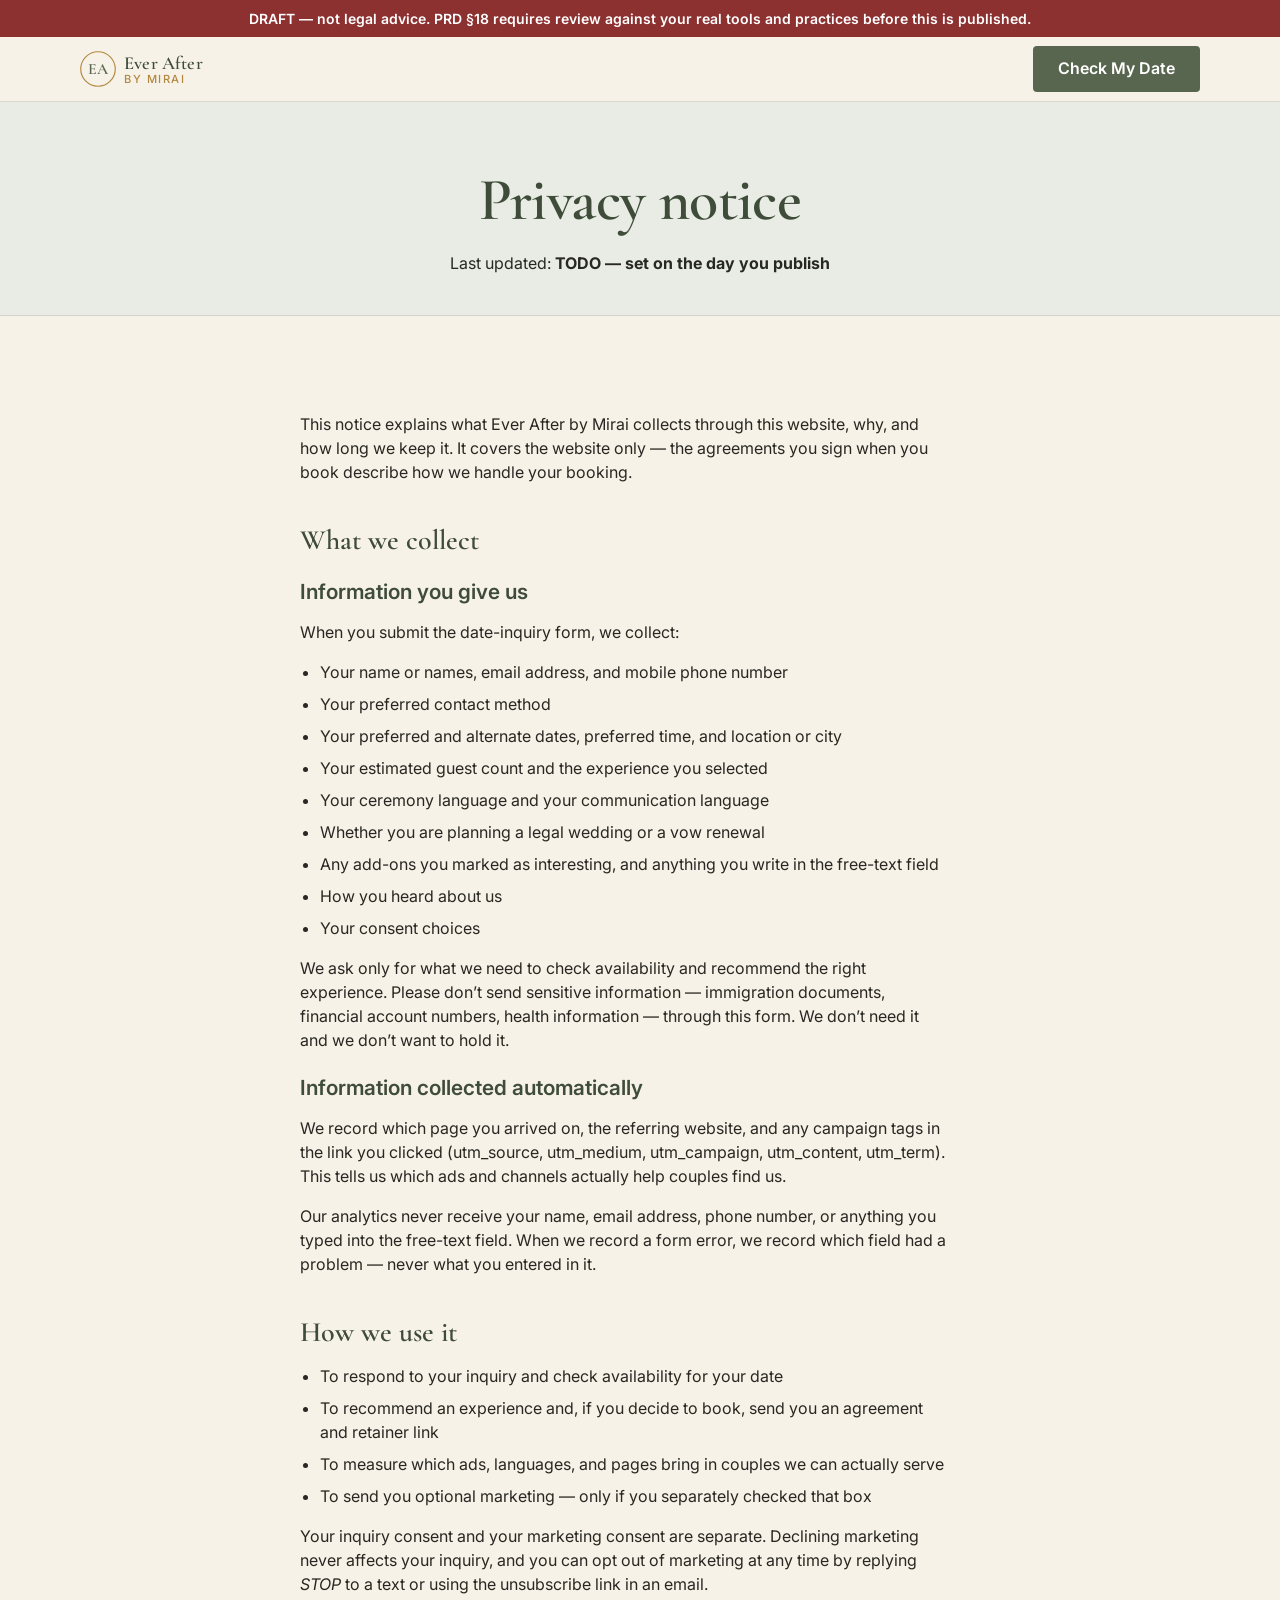
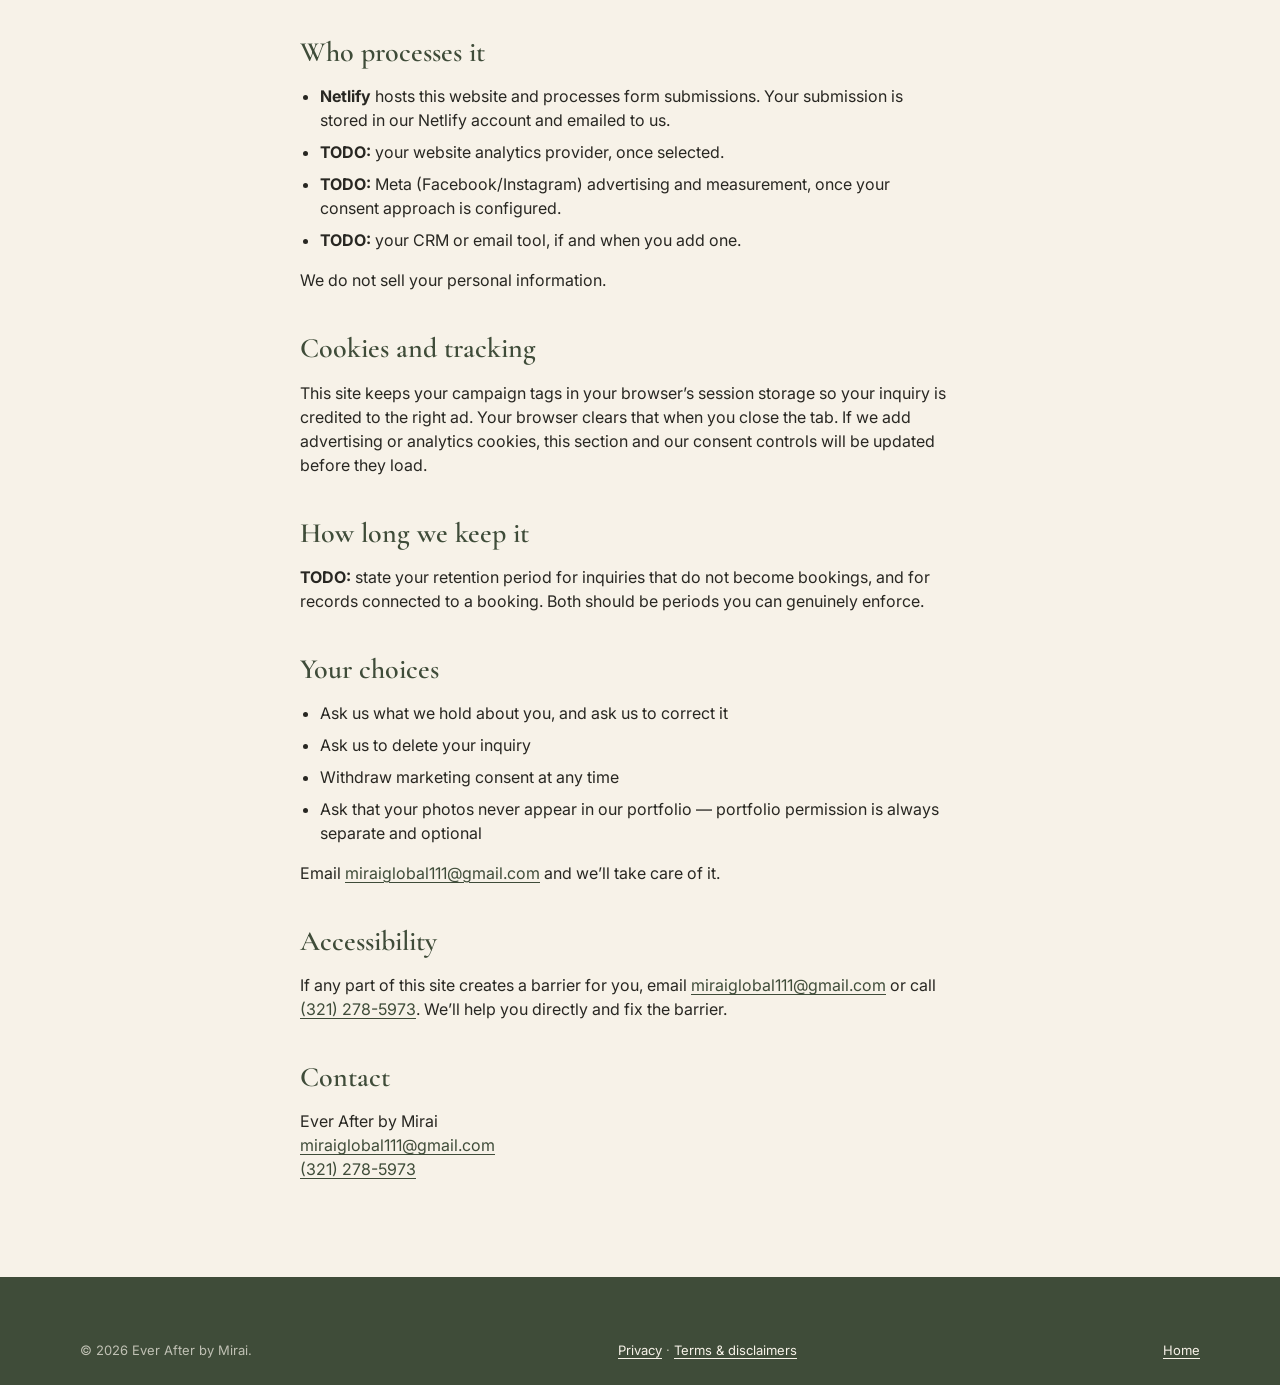
<file: privacy/index.html>
<!DOCTYPE html>
<html lang="en-US">
<head>
<meta charset="utf-8">
<meta name="viewport" content="width=device-width, initial-scale=1">
<title>Privacy notice | Ever After by Mirai</title>
<meta name="description" content="How Ever After by Mirai collects, uses, and retains the information you send through this website.">
<link rel="canonical" href="https://everafterbymirai.com/privacy/">
<link rel="icon" href="/assets/icons/favicon.svg" type="image/svg+xml">
<link rel="preconnect" href="https://fonts.googleapis.com">
<link rel="preconnect" href="https://fonts.gstatic.com" crossorigin>
<link rel="stylesheet" href="https://fonts.googleapis.com/css2?family=Cormorant+Garamond:wght@500;600;700&amp;family=Inter:wght@400;500;600;700&amp;display=swap">
<link rel="stylesheet" href="/assets/css/styles.css">
<script src="/assets/js/main.js" defer></script>
</head>

<body data-page-type="legal">

<!-- ==== DELETE BEFORE PRODUCTION (see PLACEHOLDERS.md) ==================== -->
<div class="placeholder-banner">
  <p>DRAFT — not legal advice. PRD §18 requires review against your real tools and practices before this is published.</p>
</div>
<!-- ======================================================================== -->

<a class="skip-link" href="#main">Skip to content</a>

<header class="site-header">
  <div class="container site-header__inner">
    <a class="brand" href="/">
      <svg class="brand__mark" viewBox="0 0 48 48" aria-hidden="true" focusable="false">
        <circle cx="24" cy="24" r="23" fill="none" stroke="#B2873F" stroke-width="1.5"/>
        <text x="24" y="31" text-anchor="middle" font-family="Cormorant Garamond, Georgia, serif"
              font-size="21" font-weight="600" fill="#59664F">EA</text>
      </svg>
      <span class="brand__name">Ever After<span>by Mirai</span></span>
    </a>
    <a class="btn btn--primary" href="/#inquiry">Check My Date</a>
  </div>
</header>

<main id="main">
  <div class="page-hero">
    <div class="container">
      <h1>Privacy notice</h1>
      <p style="margin-inline:auto">Last updated: <strong>TODO — set on the day you publish</strong></p>
    </div>
  </div>

  <section class="section section--ivory">
    <div class="container prose">

      <p>
        This notice explains what Ever After by Mirai collects through this
        website, why, and how long we keep it. It covers the website only — the
        agreements you sign when you book describe how we handle your booking.
      </p>

      <h2>What we collect</h2>

      <h3>Information you give us</h3>
      <p>When you submit the date-inquiry form, we collect:</p>
      <ul>
        <li>Your name or names, email address, and mobile phone number</li>
        <li>Your preferred contact method</li>
        <li>Your preferred and alternate dates, preferred time, and location or city</li>
        <li>Your estimated guest count and the experience you selected</li>
        <li>Your ceremony language and your communication language</li>
        <li>Whether you are planning a legal wedding or a vow renewal</li>
        <li>Any add-ons you marked as interesting, and anything you write in the free-text field</li>
        <li>How you heard about us</li>
        <li>Your consent choices</li>
      </ul>
      <p>
        We ask only for what we need to check availability and recommend the
        right experience. Please don’t send sensitive information — immigration
        documents, financial account numbers, health information — through this
        form. We don’t need it and we don’t want to hold it.
      </p>

      <h3>Information collected automatically</h3>
      <p>
        We record which page you arrived on, the referring website, and any
        campaign tags in the link you clicked (utm_source, utm_medium,
        utm_campaign, utm_content, utm_term). This tells us which ads and
        channels actually help couples find us.
      </p>
      <p>
        Our analytics never receive your name, email address, phone number, or
        anything you typed into the free-text field. When we record a form error,
        we record which field had a problem — never what you entered in it.
      </p>

      <h2>How we use it</h2>
      <ul>
        <li>To respond to your inquiry and check availability for your date</li>
        <li>To recommend an experience and, if you decide to book, send you an agreement and retainer link</li>
        <li>To measure which ads, languages, and pages bring in couples we can actually serve</li>
        <li>To send you optional marketing — only if you separately checked that box</li>
      </ul>
      <p>
        Your inquiry consent and your marketing consent are separate. Declining
        marketing never affects your inquiry, and you can opt out of marketing at
        any time by replying <em>STOP</em> to a text or using the unsubscribe link
        in an email.
      </p>

      <h2>Who processes it</h2>
      <ul>
        <li>
          <strong>Netlify</strong> hosts this website and processes form
          submissions. Your submission is stored in our Netlify account and
          emailed to us.
        </li>
        <!--
          TODO §25 / §15: list your ACTUAL tools before publishing, and delete
          any you do not end up using. Do not name a tool you have not deployed.
        -->
        <li><strong>TODO:</strong> your website analytics provider, once selected.</li>
        <li><strong>TODO:</strong> Meta (Facebook/Instagram) advertising and measurement, once your consent approach is configured.</li>
        <li><strong>TODO:</strong> your CRM or email tool, if and when you add one.</li>
      </ul>
      <p>We do not sell your personal information.</p>

      <h2>Cookies and tracking</h2>
      <!--
        TODO §15: this paragraph must match the consent model you actually
        implement. As shipped, the site sets no advertising cookies and loads no
        third-party analytics — it only keeps campaign tags in sessionStorage,
        which your browser clears when you close the tab.
      -->
      <p>
        This site keeps your campaign tags in your browser’s session storage so
        your inquiry is credited to the right ad. Your browser clears that when
        you close the tab. If we add advertising or analytics cookies, this
        section and our consent controls will be updated before they load.
      </p>

      <h2>How long we keep it</h2>
      <!-- TODO §18: set real retention periods you can actually honor. -->
      <p>
        <strong>TODO:</strong> state your retention period for inquiries that do
        not become bookings, and for records connected to a booking. Both should
        be periods you can genuinely enforce.
      </p>

      <h2>Your choices</h2>
      <ul>
        <li>Ask us what we hold about you, and ask us to correct it</li>
        <li>Ask us to delete your inquiry</li>
        <li>Withdraw marketing consent at any time</li>
        <li>Ask that your photos never appear in our portfolio — portfolio permission is always separate and optional</li>
      </ul>
      <p>
        Email <a href="mailto:miraiglobal111@gmail.com">miraiglobal111@gmail.com</a>
        and we’ll take care of it.
      </p>

      <h2>Accessibility</h2>
      <p>
        If any part of this site creates a barrier for you, email
        <a href="mailto:miraiglobal111@gmail.com">miraiglobal111@gmail.com</a>
        or call <a href="tel:+13212785973">(321) 278-5973</a>. We’ll help you
        directly and fix the barrier.
      </p>

      <h2>Contact</h2>
      <p>
        Ever After by Mirai<br>
        <a href="mailto:miraiglobal111@gmail.com">miraiglobal111@gmail.com</a><br>
        <a href="tel:+13212785973">(321) 278-5973</a>
      </p>
    </div>
  </section>
</main>

<footer class="site-footer">
  <div class="container">
    <div class="footer-bottom" style="border-top:0;padding-top:0">
      <p>&copy; 2026 Ever After by Mirai.</p>
      <p><a href="/privacy/">Privacy</a> · <a href="/terms/">Terms &amp; disclaimers</a></p>
      <p><a href="/">Home</a></p>
    </div>
  </div>
</footer>

</body>
</html>
</file>
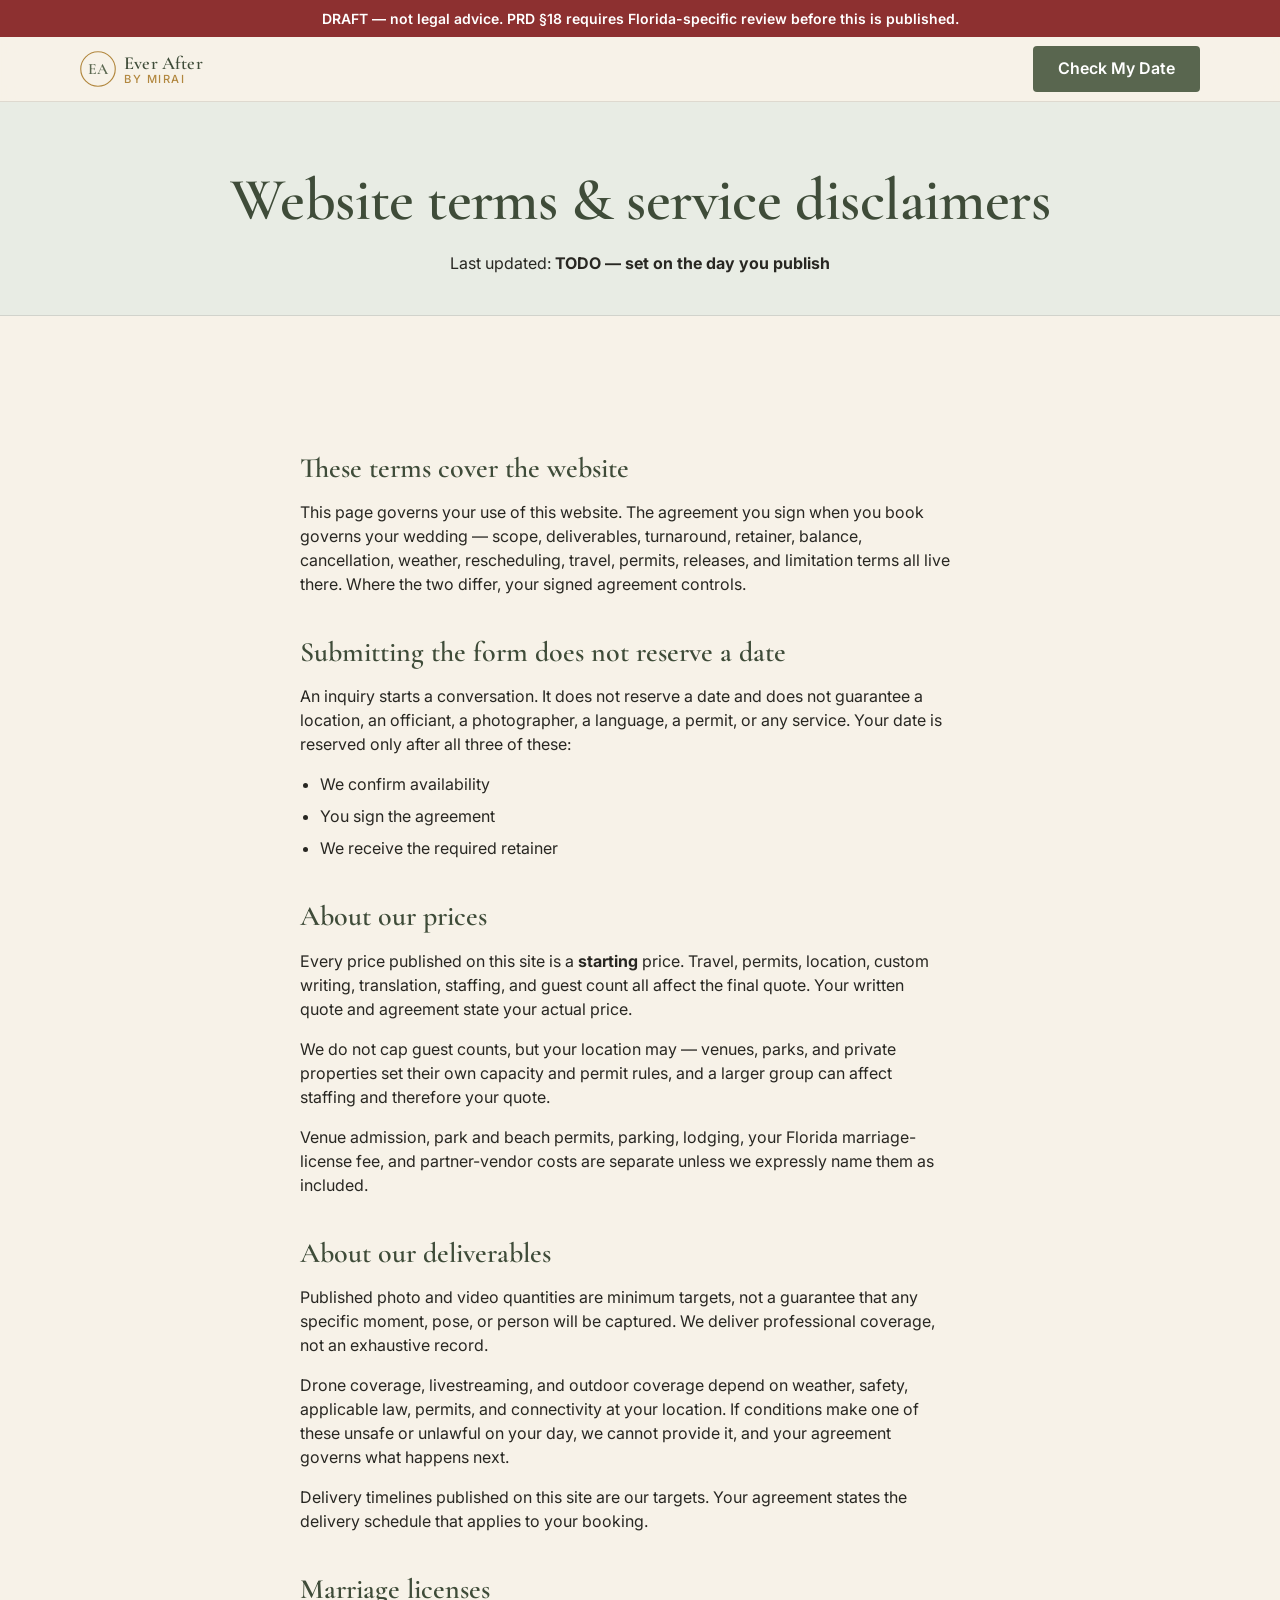
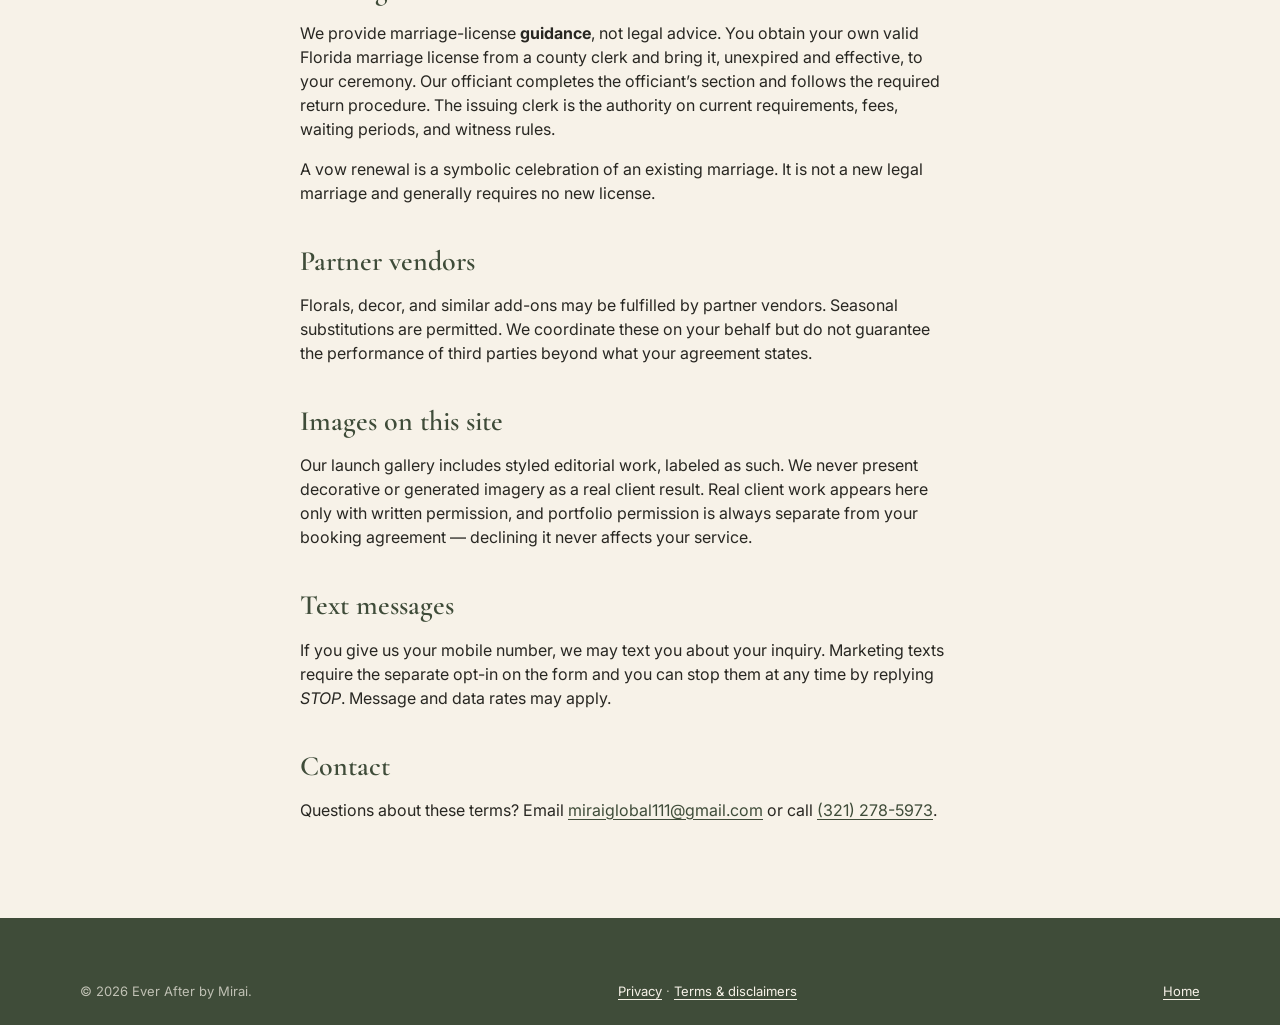
<file: terms/index.html>
<!DOCTYPE html>
<html lang="en-US">
<head>
<meta charset="utf-8">
<meta name="viewport" content="width=device-width, initial-scale=1">
<title>Website terms &amp; service disclaimers | Ever After by Mirai</title>
<meta name="description" content="Terms for using the Ever After by Mirai website, and what our published prices, timelines, and services do and do not promise.">
<link rel="canonical" href="https://everafterbymirai.com/terms/">
<link rel="icon" href="/assets/icons/favicon.svg" type="image/svg+xml">
<link rel="preconnect" href="https://fonts.googleapis.com">
<link rel="preconnect" href="https://fonts.gstatic.com" crossorigin>
<link rel="stylesheet" href="https://fonts.googleapis.com/css2?family=Cormorant+Garamond:wght@500;600;700&amp;family=Inter:wght@400;500;600;700&amp;display=swap">
<link rel="stylesheet" href="/assets/css/styles.css">
<script src="/assets/js/main.js" defer></script>
</head>

<body data-page-type="legal">

<!-- ==== DELETE BEFORE PRODUCTION (see PLACEHOLDERS.md) ==================== -->
<div class="placeholder-banner">
  <p>DRAFT — not legal advice. PRD §18 requires Florida-specific review before this is published.</p>
</div>
<!-- ======================================================================== -->

<a class="skip-link" href="#main">Skip to content</a>

<header class="site-header">
  <div class="container site-header__inner">
    <a class="brand" href="/">
      <svg class="brand__mark" viewBox="0 0 48 48" aria-hidden="true" focusable="false">
        <circle cx="24" cy="24" r="23" fill="none" stroke="#B2873F" stroke-width="1.5"/>
        <text x="24" y="31" text-anchor="middle" font-family="Cormorant Garamond, Georgia, serif"
              font-size="21" font-weight="600" fill="#59664F">EA</text>
      </svg>
      <span class="brand__name">Ever After<span>by Mirai</span></span>
    </a>
    <a class="btn btn--primary" href="/#inquiry">Check My Date</a>
  </div>
</header>

<main id="main">
  <div class="page-hero">
    <div class="container">
      <h1>Website terms &amp; service disclaimers</h1>
      <p style="margin-inline:auto">Last updated: <strong>TODO — set on the day you publish</strong></p>
    </div>
  </div>

  <section class="section section--ivory">
    <div class="container prose">

      <h2>These terms cover the website</h2>
      <p>
        This page governs your use of this website. The agreement you sign when
        you book governs your wedding — scope, deliverables, turnaround,
        retainer, balance, cancellation, weather, rescheduling, travel, permits,
        releases, and limitation terms all live there. Where the two differ, your
        signed agreement controls.
      </p>

      <h2>Submitting the form does not reserve a date</h2>
      <p>
        An inquiry starts a conversation. It does not reserve a date and does not
        guarantee a location, an officiant, a photographer, a language, a permit,
        or any service. Your date is reserved only after all three of these:
      </p>
      <ul>
        <li>We confirm availability</li>
        <li>You sign the agreement</li>
        <li>We receive the required retainer</li>
      </ul>

      <h2>About our prices</h2>
      <p>
        Every price published on this site is a <strong>starting</strong> price.
        Travel, permits, location, custom writing, translation, staffing, and
        guest count all affect the final quote. Your written quote and agreement
        state your actual price.
      </p>
      <p>
        We do not cap guest counts, but your location may — venues, parks, and
        private properties set their own capacity and permit rules, and a larger
        group can affect staffing and therefore your quote.
      </p>
      <p>
        Venue admission, park and beach permits, parking, lodging,
        your Florida marriage-license fee, and partner-vendor costs are separate
        unless we expressly name them as included.
      </p>

      <h2>About our deliverables</h2>
      <p>
        Published photo and video quantities are minimum targets, not a guarantee
        that any specific moment, pose, or person will be captured. We deliver
        professional coverage, not an exhaustive record.
      </p>
      <p>
        Drone coverage, livestreaming, and outdoor coverage depend on weather,
        safety, applicable law, permits, and connectivity at your location. If
        conditions make one of these unsafe or unlawful on your day, we cannot
        provide it, and your agreement governs what happens next.
      </p>
      <p>
        Delivery timelines published on this site are our targets. Your agreement
        states the delivery schedule that applies to your booking.
      </p>

      <h2>Marriage licenses</h2>
      <p>
        We provide marriage-license <strong>guidance</strong>, not legal advice.
        You obtain your own valid Florida marriage license from a county clerk and
        bring it, unexpired and effective, to your ceremony. Our officiant
        completes the officiant’s section and follows the required return
        procedure. The issuing clerk is the authority on current requirements,
        fees, waiting periods, and witness rules.
      </p>
      <p>
        A vow renewal is a symbolic celebration of an existing marriage. It is not
        a new legal marriage and generally requires no new license.
      </p>

      <h2>Partner vendors</h2>
      <p>
        Florals, decor, and similar add-ons may be fulfilled by partner vendors.
        Seasonal substitutions are permitted. We coordinate these on your behalf
        but do not guarantee the performance of third parties beyond what your
        agreement states.
      </p>

      <h2>Images on this site</h2>
      <p>
        Our launch gallery includes styled editorial work, labeled as such. We
        never present decorative or generated imagery as a real client result.
        Real client work appears here only with written permission, and portfolio
        permission is always separate from your booking agreement — declining it
        never affects your service.
      </p>

      <h2>Text messages</h2>
      <p>
        If you give us your mobile number, we may text you about your inquiry.
        Marketing texts require the separate opt-in on the form and you can stop
        them at any time by replying <em>STOP</em>. Message and data rates may
        apply.
      </p>

      <h2>Contact</h2>
      <p>
        Questions about these terms? Email
        <a href="mailto:miraiglobal111@gmail.com">miraiglobal111@gmail.com</a>
        or call <a href="tel:+13212785973">(321) 278-5973</a>.
      </p>

      <!--
        TODO §18 — sections a Florida attorney should add or review before this
        page is published:
          · governing law and venue
          · limitation of liability and indemnity
          · intellectual property in website content and delivered media
          · dispute resolution
          · the legal entity name that contracts with clients
      -->
    </div>
  </section>
</main>

<footer class="site-footer">
  <div class="container">
    <div class="footer-bottom" style="border-top:0;padding-top:0">
      <p>&copy; 2026 Ever After by Mirai.</p>
      <p><a href="/privacy/">Privacy</a> · <a href="/terms/">Terms &amp; disclaimers</a></p>
      <p><a href="/">Home</a></p>
    </div>
  </div>
</footer>

</body>
</html>
</file>
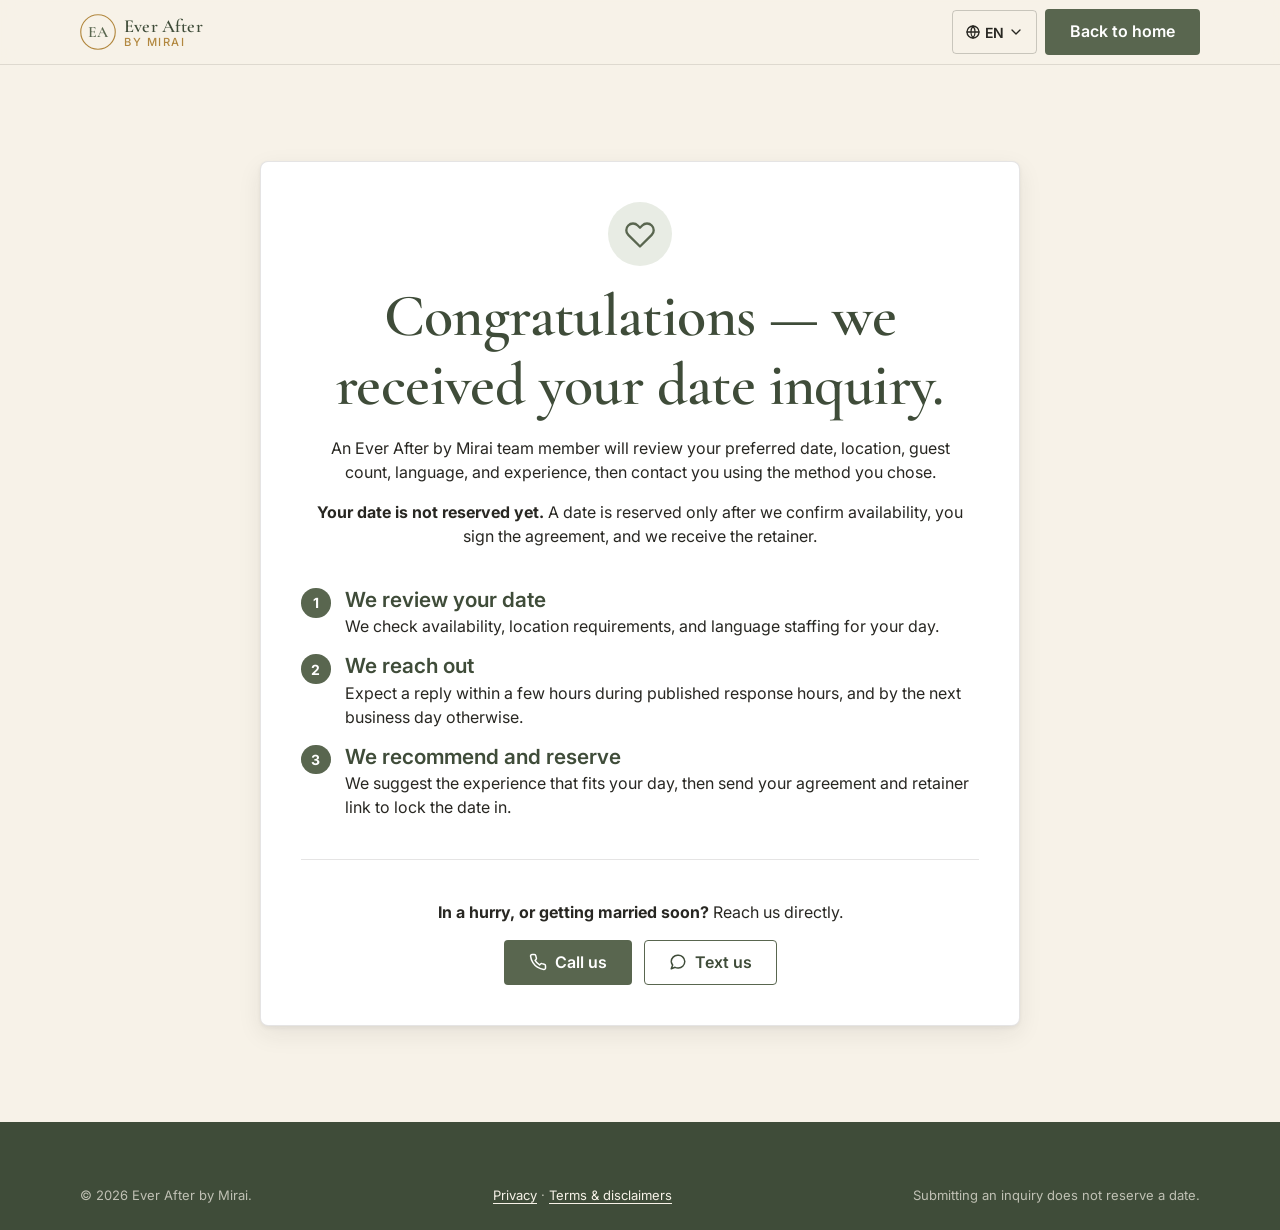
<file: thank-you/index.html>
<!DOCTYPE html>
<html lang="en-US">
<head>
<meta charset="utf-8">
<meta name="viewport" content="width=device-width, initial-scale=1">
<title>Thank you — we received your inquiry | Ever After by Mirai</title>
<meta name="description" content="We received your date inquiry. Here is what happens next.">

<!-- §5: confirmation pages are noindex -->
<meta name="robots" content="noindex, nofollow">

<link rel="icon" href="/assets/icons/favicon.svg" type="image/svg+xml">
<link rel="preconnect" href="https://fonts.googleapis.com">
<link rel="preconnect" href="https://fonts.gstatic.com" crossorigin>
<link rel="stylesheet" href="https://fonts.googleapis.com/css2?family=Cormorant+Garamond:wght@500;600;700&amp;family=Inter:wght@400;500;600;700&amp;display=swap">
<link rel="stylesheet" href="/assets/css/styles.css">
<script src="/assets/js/main.js" defer></script>
</head>

<body data-page-type="thank_you">

<a class="skip-link" href="#main">Skip to content</a>

<svg width="0" height="0" style="position:absolute" aria-hidden="true" focusable="false">
  <symbol id="i-globe" viewBox="0 0 24 24" fill="none" stroke="currentColor" stroke-width="2" stroke-linecap="round" stroke-linejoin="round"><circle cx="12" cy="12" r="9"/><path d="M3 12h18M12 3a15 15 0 010 18M12 3a15 15 0 000 18"/></symbol>
  <symbol id="i-chevron" viewBox="0 0 24 24" fill="none" stroke="currentColor" stroke-width="2" stroke-linecap="round" stroke-linejoin="round"><path d="M6 9l6 6 6-6"/></symbol>
  <symbol id="i-heart" viewBox="0 0 24 24" fill="none" stroke="currentColor" stroke-width="1.75" stroke-linecap="round" stroke-linejoin="round"><path d="M20.8 5.6a5 5 0 00-7.1 0L12 7.3l-1.7-1.7a5 5 0 10-7.1 7.1L12 21.4l8.8-8.7a5 5 0 000-7.1z"/></symbol>
  <symbol id="i-phone" viewBox="0 0 24 24" fill="none" stroke="currentColor" stroke-width="2" stroke-linecap="round" stroke-linejoin="round"><path d="M22 16.9v3a2 2 0 01-2.2 2 19.8 19.8 0 01-8.6-3.1 19.5 19.5 0 01-6-6A19.8 19.8 0 012.1 4.2 2 2 0 014.1 2h3a2 2 0 012 1.7c.1 1 .4 1.9.7 2.8a2 2 0 01-.5 2.1L8.1 9.9a16 16 0 006 6l1.3-1.3a2 2 0 012.1-.4c.9.3 1.8.6 2.8.7a2 2 0 011.7 2z"/></symbol>
  <symbol id="i-chat" viewBox="0 0 24 24" fill="none" stroke="currentColor" stroke-width="2" stroke-linecap="round" stroke-linejoin="round"><path d="M21 11.5a8.4 8.4 0 01-9 8.4 9.5 9.5 0 01-3.9-.8L3 21l1.9-4.9A8.4 8.4 0 013 11.5a8.4 8.4 0 018.5-8.4h.5A8.4 8.4 0 0121 11a.5.5 0 010 .5z"/></symbol>
</svg>

<header class="site-header">
  <div class="container site-header__inner">
    <a class="brand" href="/">
      <svg class="brand__mark" viewBox="0 0 48 48" aria-hidden="true" focusable="false">
        <circle cx="24" cy="24" r="23" fill="none" stroke="#B2873F" stroke-width="1.5"/>
        <text x="24" y="31" text-anchor="middle" font-family="Cormorant Garamond, Georgia, serif"
              font-size="21" font-weight="600" fill="#59664F">EA</text>
      </svg>
      <span class="brand__name">Ever After<span>by Mirai</span></span>
    </a>

    <div class="header__actions">
      <div class="lang-switcher">
        <button type="button" class="lang-switcher__toggle" data-lang-toggle
                aria-expanded="false" aria-controls="lang-menu"
                aria-label="Change language. Current language: English">
          <svg aria-hidden="true" focusable="false"><use href="#i-globe"></use></svg>
          <span aria-hidden="true">EN</span>
          <svg class="lang-switcher__chev" aria-hidden="true" focusable="false"><use href="#i-chevron"></use></svg>
        </button>
        <ul class="lang-switcher__menu" id="lang-menu" hidden>
          <li><a href="/thank-you/"  hreflang="en-US" lang="en-US" data-lang-link="en-US" aria-current="true">English <span class="lang-switcher__check" aria-hidden="true">✓</span><span class="visually-hidden">(current language)</span></a></li>
          <li><a href="/es/gracias/" hreflang="es-US" lang="es-US" data-lang-link="es-US">Español</a></li>
          <li><a href="/ht/mesi/"    hreflang="ht"    lang="ht"    data-lang-link="ht">Kreyòl Ayisyen</a></li>
        </ul>
      </div>
      <a class="btn btn--primary" href="/">Back to home</a>
    </div>
  </div>
</header>

<main id="main">
  <section class="section section--ivory">
    <div class="container">
      <div class="confirm-card">

        <span class="confirm-card__icon">
          <svg aria-hidden="true" focusable="false"><use href="#i-heart"></use></svg>
        </span>

        <h1>Congratulations — we received your date inquiry.</h1>

        <!-- Copy from PRD Appendix A.1 -->
        <p>
          An Ever After by Mirai team member will review your preferred date,
          location, guest count, language, and experience, then contact you using
          the method you chose.
        </p>

        <p style="margin-top:1rem">
          <strong>Your date is not reserved yet.</strong> A date is reserved only
          after we confirm availability, you sign the agreement, and we receive
          the retainer.
        </p>

        <ol class="next-steps">
          <li>
            <h2 style="font-size:var(--step-1);font-family:var(--font-ui);margin-bottom:.15rem">We review your date</h2>
            <p>We check availability, location requirements, and language staffing for your day.</p>
          </li>
          <li>
            <h2 style="font-size:var(--step-1);font-family:var(--font-ui);margin-bottom:.15rem">We reach out</h2>
            <!-- TODO §25: replace with your real published response hours. -->
            <p>Expect a reply within a few hours during published response hours, and by the next business day otherwise.</p>
          </li>
          <li>
            <h2 style="font-size:var(--step-1);font-family:var(--font-ui);margin-bottom:.15rem">We recommend and reserve</h2>
            <p>We suggest the experience that fits your day, then send your agreement and retainer link to lock the date in.</p>
          </li>
        </ol>

        <hr>

        <p><strong>In a hurry, or getting married soon?</strong> Reach us directly.</p>
        <div class="btn-row btn-row--center" style="margin-top:1rem">
          <a class="btn btn--primary" href="tel:+13212785973" data-contact-channel="call" data-section="thank-you">
            <svg aria-hidden="true" focusable="false" width="18" height="18"><use href="#i-phone"></use></svg> Call us
          </a>
          <a class="btn btn--secondary" href="sms:+13212785973" data-contact-channel="text" data-section="thank-you">
            <svg aria-hidden="true" focusable="false" width="18" height="18"><use href="#i-chat"></use></svg> Text us
          </a>
        </div>
      </div>
    </div>
  </section>
</main>

<footer class="site-footer">
  <div class="container">
    <div class="footer-bottom" style="border-top:0;padding-top:0">
      <p>&copy; 2026 Ever After by Mirai.</p>
      <p><a href="/privacy/">Privacy</a> · <a href="/terms/">Terms &amp; disclaimers</a></p>
      <p>Submitting an inquiry does not reserve a date.</p>
    </div>
  </div>
</footer>

<script>
/*
  lead_submit_success fallback (PRD §15).

  The happy path fires this event in main.js the moment Netlify confirms the
  POST. This block only covers the no-JS-fetch fallback, where the browser did a
  native form POST and landed here without that event ever running. The
  sessionStorage flag is set by main.js on the fetch path, so a visitor who came
  through it is skipped and the event is never double-counted.
*/
(function () {
  try {
    if (window.sessionStorage.getItem("ea_lead_submitted")) {
      window.sessionStorage.removeItem("ea_lead_submitted");
      return;
    }
  } catch (e) { /* private mode — fall through and fire once */ }

  window.dataLayer = window.dataLayer || [];
  window.dataLayer.push({
    event: "lead_submit_success",
    locale: "en-US",
    page_type: "thank_you"
  });
})();
</script>

</body>
</html>
</file>
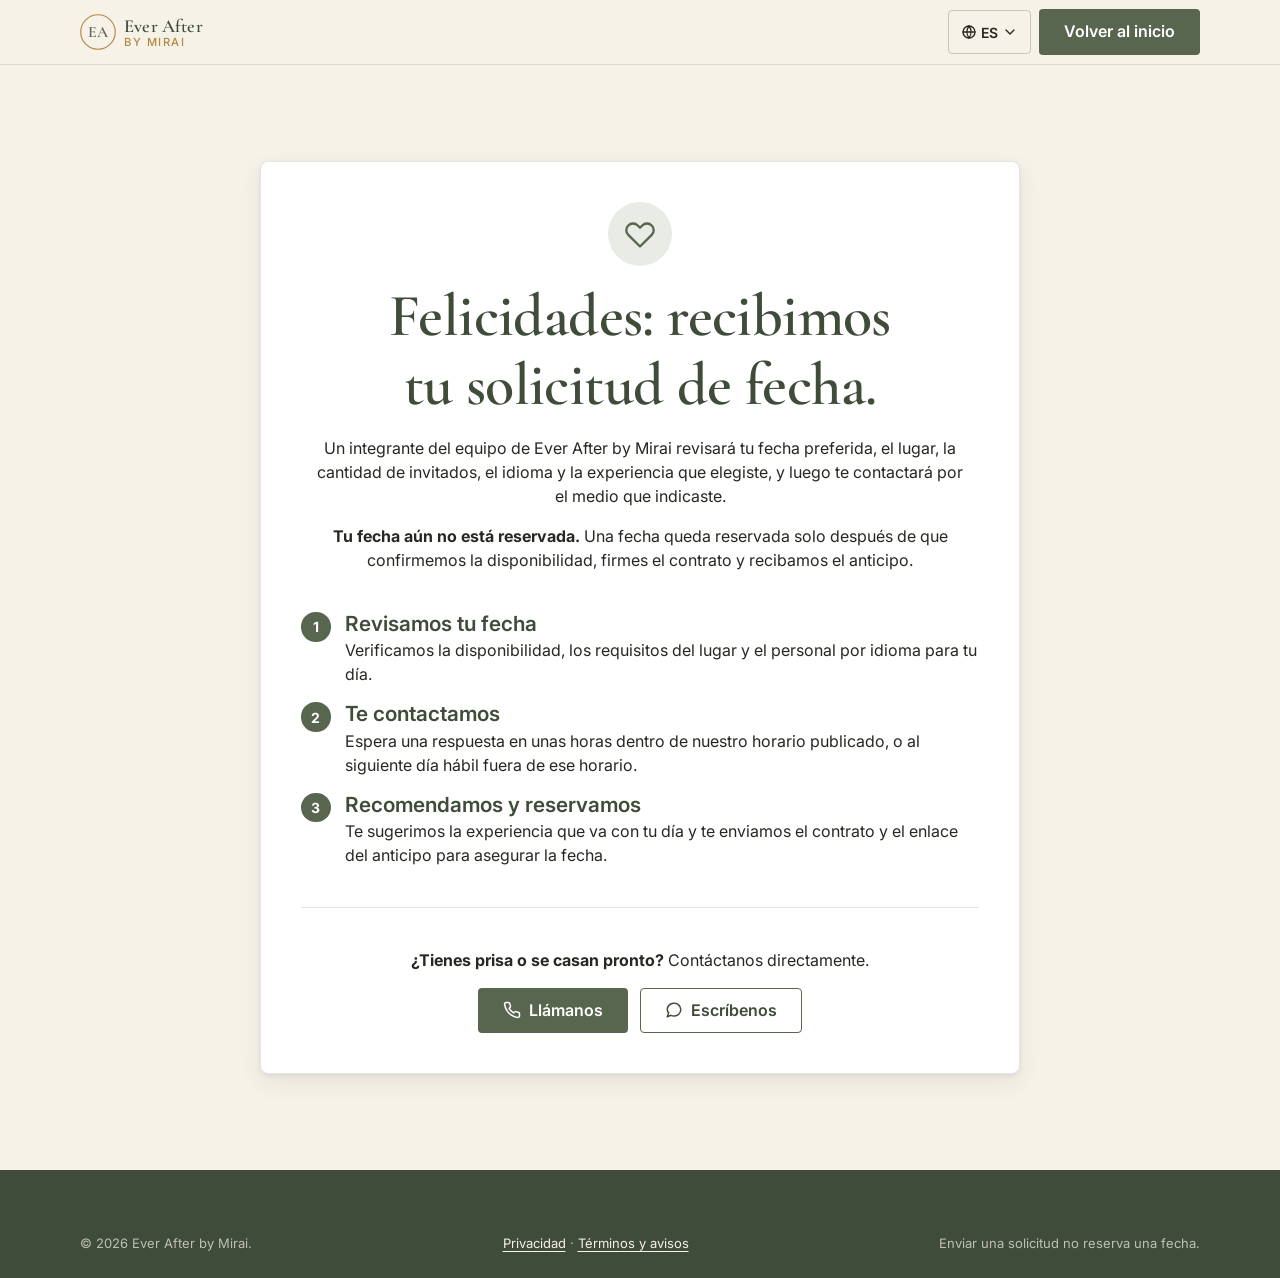
<file: es/gracias/index.html>
<!DOCTYPE html>
<html lang="es-US">
<head>
<meta charset="utf-8">
<meta name="viewport" content="width=device-width, initial-scale=1">
<title>Gracias — recibimos tu solicitud | Ever After by Mirai</title>
<meta name="description" content="Recibimos tu solicitud de fecha. Esto es lo que sigue.">

<!-- §5: confirmation pages are noindex -->
<meta name="robots" content="noindex, nofollow">

<link rel="icon" href="/assets/icons/favicon.svg" type="image/svg+xml">
<link rel="preconnect" href="https://fonts.googleapis.com">
<link rel="preconnect" href="https://fonts.gstatic.com" crossorigin>
<link rel="stylesheet" href="https://fonts.googleapis.com/css2?family=Cormorant+Garamond:wght@500;600;700&amp;family=Inter:wght@400;500;600;700&amp;display=swap">
<link rel="stylesheet" href="/assets/css/styles.css">
<script src="/assets/js/main.js" defer></script>
</head>

<body data-page-type="thank_you">

<a class="skip-link" href="#main">Ir al contenido</a>

<svg width="0" height="0" style="position:absolute" aria-hidden="true" focusable="false">
  <symbol id="i-globe" viewBox="0 0 24 24" fill="none" stroke="currentColor" stroke-width="2" stroke-linecap="round" stroke-linejoin="round"><circle cx="12" cy="12" r="9"/><path d="M3 12h18M12 3a15 15 0 010 18M12 3a15 15 0 000 18"/></symbol>
  <symbol id="i-chevron" viewBox="0 0 24 24" fill="none" stroke="currentColor" stroke-width="2" stroke-linecap="round" stroke-linejoin="round"><path d="M6 9l6 6 6-6"/></symbol>
  <symbol id="i-heart" viewBox="0 0 24 24" fill="none" stroke="currentColor" stroke-width="1.75" stroke-linecap="round" stroke-linejoin="round"><path d="M20.8 5.6a5 5 0 00-7.1 0L12 7.3l-1.7-1.7a5 5 0 10-7.1 7.1L12 21.4l8.8-8.7a5 5 0 000-7.1z"/></symbol>
  <symbol id="i-phone" viewBox="0 0 24 24" fill="none" stroke="currentColor" stroke-width="2" stroke-linecap="round" stroke-linejoin="round"><path d="M22 16.9v3a2 2 0 01-2.2 2 19.8 19.8 0 01-8.6-3.1 19.5 19.5 0 01-6-6A19.8 19.8 0 012.1 4.2 2 2 0 014.1 2h3a2 2 0 012 1.7c.1 1 .4 1.9.7 2.8a2 2 0 01-.5 2.1L8.1 9.9a16 16 0 006 6l1.3-1.3a2 2 0 012.1-.4c.9.3 1.8.6 2.8.7a2 2 0 011.7 2z"/></symbol>
  <symbol id="i-chat" viewBox="0 0 24 24" fill="none" stroke="currentColor" stroke-width="2" stroke-linecap="round" stroke-linejoin="round"><path d="M21 11.5a8.4 8.4 0 01-9 8.4 9.5 9.5 0 01-3.9-.8L3 21l1.9-4.9A8.4 8.4 0 013 11.5a8.4 8.4 0 018.5-8.4h.5A8.4 8.4 0 0121 11a.5.5 0 010 .5z"/></symbol>
</svg>

<header class="site-header">
  <div class="container site-header__inner">
    <a class="brand" href="/es/">
      <svg class="brand__mark" viewBox="0 0 48 48" aria-hidden="true" focusable="false">
        <circle cx="24" cy="24" r="23" fill="none" stroke="#B2873F" stroke-width="1.5"/>
        <text x="24" y="31" text-anchor="middle" font-family="Cormorant Garamond, Georgia, serif"
              font-size="21" font-weight="600" fill="#59664F">EA</text>
      </svg>
      <span class="brand__name">Ever After<span>by Mirai</span></span>
    </a>

    <div class="header__actions">
      <div class="lang-switcher">
        <button type="button" class="lang-switcher__toggle" data-lang-toggle
                aria-expanded="false" aria-controls="lang-menu"
                aria-label="Cambiar idioma. Idioma actual: español">
          <svg aria-hidden="true" focusable="false"><use href="#i-globe"></use></svg>
          <span aria-hidden="true">ES</span>
          <svg class="lang-switcher__chev" aria-hidden="true" focusable="false"><use href="#i-chevron"></use></svg>
        </button>
        <ul class="lang-switcher__menu" id="lang-menu" hidden>
          <li><a href="/thank-you/"  hreflang="en-US" lang="en-US" data-lang-link="en-US">English</a></li>
          <li><a href="/es/gracias/" hreflang="es-US" lang="es-US" data-lang-link="es-US" aria-current="true">Español <span class="lang-switcher__check" aria-hidden="true">✓</span><span class="visually-hidden">(idioma actual)</span></a></li>
          <li><a href="/ht/mesi/"    hreflang="ht"    lang="ht"    data-lang-link="ht">Kreyòl Ayisyen</a></li>
        </ul>
      </div>
      <a class="btn btn--primary" href="/es/">Volver al inicio</a>
    </div>
  </div>
</header>

<main id="main">
  <section class="section section--ivory">
    <div class="container">
      <div class="confirm-card">

        <span class="confirm-card__icon">
          <svg aria-hidden="true" focusable="false"><use href="#i-heart"></use></svg>
        </span>

        <h1>Felicidades: recibimos tu solicitud de fecha.</h1>

        <!-- Copy from PRD Appendix A.1 -->
        <p>
          Un integrante del equipo de Ever After by Mirai revisará tu fecha
          preferida, el lugar, la cantidad de invitados, el idioma y la experiencia
          que elegiste, y luego te contactará por el medio que indicaste.
        </p>

        <p style="margin-top:1rem">
          <strong>Tu fecha aún no está reservada.</strong> Una fecha queda reservada
          solo después de que confirmemos la disponibilidad, firmes el contrato y
          recibamos el anticipo.
        </p>

        <ol class="next-steps">
          <li>
            <h2 style="font-size:var(--step-1);font-family:var(--font-ui);margin-bottom:.15rem">Revisamos tu fecha</h2>
            <p>Verificamos la disponibilidad, los requisitos del lugar y el personal por idioma para tu día.</p>
          </li>
          <li>
            <h2 style="font-size:var(--step-1);font-family:var(--font-ui);margin-bottom:.15rem">Te contactamos</h2>
            <!-- TODO §25: replace with your real published response hours. -->
            <p>Espera una respuesta en unas horas dentro de nuestro horario publicado, o al siguiente día hábil fuera de ese horario.</p>
          </li>
          <li>
            <h2 style="font-size:var(--step-1);font-family:var(--font-ui);margin-bottom:.15rem">Recomendamos y reservamos</h2>
            <p>Te sugerimos la experiencia que va con tu día y te enviamos el contrato y el enlace del anticipo para asegurar la fecha.</p>
          </li>
        </ol>

        <hr>

        <p><strong>¿Tienes prisa o se casan pronto?</strong> Contáctanos directamente.</p>
        <div class="btn-row btn-row--center" style="margin-top:1rem">
          <a class="btn btn--primary" href="tel:+13212785973" data-contact-channel="call" data-section="thank-you">
            <svg aria-hidden="true" focusable="false" width="18" height="18"><use href="#i-phone"></use></svg> Llámanos
          </a>
          <a class="btn btn--secondary" href="sms:+13212785973" data-contact-channel="text" data-section="thank-you">
            <svg aria-hidden="true" focusable="false" width="18" height="18"><use href="#i-chat"></use></svg> Escríbenos
          </a>
        </div>
      </div>
    </div>
  </section>
</main>

<footer class="site-footer">
  <div class="container">
    <div class="footer-bottom" style="border-top:0;padding-top:0">
      <p>&copy; 2026 Ever After by Mirai.</p>
      <p><a href="/privacy/">Privacidad</a> · <a href="/terms/">Términos y avisos</a></p>
      <p>Enviar una solicitud no reserva una fecha.</p>
    </div>
  </div>
</footer>

<script>
/*
  lead_submit_success fallback (PRD §15).

  The happy path fires this event in main.js the moment Netlify confirms the
  POST. This block only covers the no-JS-fetch fallback, where the browser did a
  native form POST and landed here without that event ever running. The
  sessionStorage flag is set by main.js on the fetch path, so a visitor who came
  through it is skipped and the event is never double-counted.
*/
(function () {
  try {
    if (window.sessionStorage.getItem("ea_lead_submitted")) {
      window.sessionStorage.removeItem("ea_lead_submitted");
      return;
    }
  } catch (e) { /* private mode — fall through and fire once */ }

  window.dataLayer = window.dataLayer || [];
  window.dataLayer.push({
    event: "lead_submit_success",
    locale: "es-US",
    page_type: "thank_you"
  });
})();
</script>

</body>
</html>
</file>
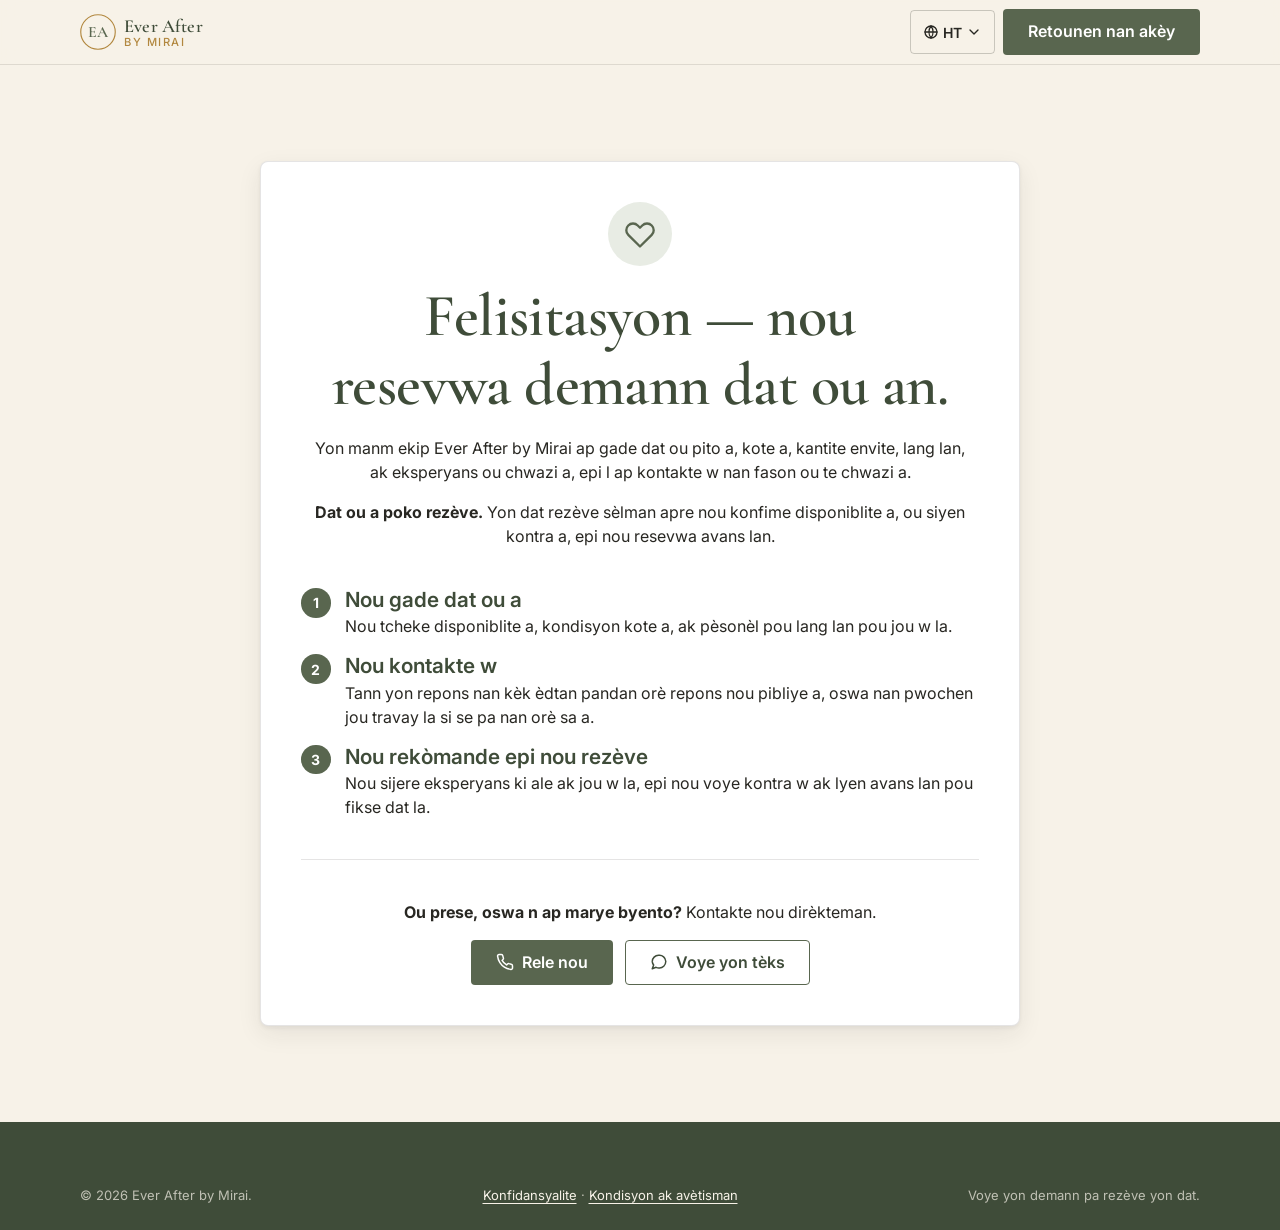
<file: ht/mesi/index.html>
<!DOCTYPE html>
<html lang="ht">
<head>
<meta charset="utf-8">
<meta name="viewport" content="width=device-width, initial-scale=1">
<title>Mèsi — nou resevwa demann ou an | Ever After by Mirai</title>
<meta name="description" content="Nou resevwa demann dat ou an. Men sa k ap pase apre.">

<!-- §5: confirmation pages are noindex -->
<meta name="robots" content="noindex, nofollow">

<link rel="icon" href="/assets/icons/favicon.svg" type="image/svg+xml">
<link rel="preconnect" href="https://fonts.googleapis.com">
<link rel="preconnect" href="https://fonts.gstatic.com" crossorigin>
<link rel="stylesheet" href="https://fonts.googleapis.com/css2?family=Cormorant+Garamond:wght@500;600;700&amp;family=Inter:wght@400;500;600;700&amp;display=swap">
<link rel="stylesheet" href="/assets/css/styles.css">
<script src="/assets/js/main.js" defer></script>
</head>

<body data-page-type="thank_you">

<a class="skip-link" href="#main">Ale nan kontni an</a>

<svg width="0" height="0" style="position:absolute" aria-hidden="true" focusable="false">
  <symbol id="i-globe" viewBox="0 0 24 24" fill="none" stroke="currentColor" stroke-width="2" stroke-linecap="round" stroke-linejoin="round"><circle cx="12" cy="12" r="9"/><path d="M3 12h18M12 3a15 15 0 010 18M12 3a15 15 0 000 18"/></symbol>
  <symbol id="i-chevron" viewBox="0 0 24 24" fill="none" stroke="currentColor" stroke-width="2" stroke-linecap="round" stroke-linejoin="round"><path d="M6 9l6 6 6-6"/></symbol>
  <symbol id="i-heart" viewBox="0 0 24 24" fill="none" stroke="currentColor" stroke-width="1.75" stroke-linecap="round" stroke-linejoin="round"><path d="M20.8 5.6a5 5 0 00-7.1 0L12 7.3l-1.7-1.7a5 5 0 10-7.1 7.1L12 21.4l8.8-8.7a5 5 0 000-7.1z"/></symbol>
  <symbol id="i-phone" viewBox="0 0 24 24" fill="none" stroke="currentColor" stroke-width="2" stroke-linecap="round" stroke-linejoin="round"><path d="M22 16.9v3a2 2 0 01-2.2 2 19.8 19.8 0 01-8.6-3.1 19.5 19.5 0 01-6-6A19.8 19.8 0 012.1 4.2 2 2 0 014.1 2h3a2 2 0 012 1.7c.1 1 .4 1.9.7 2.8a2 2 0 01-.5 2.1L8.1 9.9a16 16 0 006 6l1.3-1.3a2 2 0 012.1-.4c.9.3 1.8.6 2.8.7a2 2 0 011.7 2z"/></symbol>
  <symbol id="i-chat" viewBox="0 0 24 24" fill="none" stroke="currentColor" stroke-width="2" stroke-linecap="round" stroke-linejoin="round"><path d="M21 11.5a8.4 8.4 0 01-9 8.4 9.5 9.5 0 01-3.9-.8L3 21l1.9-4.9A8.4 8.4 0 013 11.5a8.4 8.4 0 018.5-8.4h.5A8.4 8.4 0 0121 11a.5.5 0 010 .5z"/></symbol>
</svg>

<header class="site-header">
  <div class="container site-header__inner">
    <a class="brand" href="/ht/">
      <svg class="brand__mark" viewBox="0 0 48 48" aria-hidden="true" focusable="false">
        <circle cx="24" cy="24" r="23" fill="none" stroke="#B2873F" stroke-width="1.5"/>
        <text x="24" y="31" text-anchor="middle" font-family="Cormorant Garamond, Georgia, serif"
              font-size="21" font-weight="600" fill="#59664F">EA</text>
      </svg>
      <span class="brand__name">Ever After<span>by Mirai</span></span>
    </a>

    <div class="header__actions">
      <div class="lang-switcher">
        <button type="button" class="lang-switcher__toggle" data-lang-toggle
                aria-expanded="false" aria-controls="lang-menu"
                aria-label="Chanje lang. Lang aktyèl la: Kreyòl Ayisyen">
          <svg aria-hidden="true" focusable="false"><use href="#i-globe"></use></svg>
          <span aria-hidden="true">HT</span>
          <svg class="lang-switcher__chev" aria-hidden="true" focusable="false"><use href="#i-chevron"></use></svg>
        </button>
        <ul class="lang-switcher__menu" id="lang-menu" hidden>
          <li><a href="/thank-you/"  hreflang="en-US" lang="en-US" data-lang-link="en-US">English</a></li>
          <li><a href="/es/gracias/" hreflang="es-US" lang="es-US" data-lang-link="es-US">Español</a></li>
          <li><a href="/ht/mesi/"    hreflang="ht"    lang="ht"    data-lang-link="ht" aria-current="true">Kreyòl Ayisyen <span class="lang-switcher__check" aria-hidden="true">✓</span><span class="visually-hidden">(lang aktyèl)</span></a></li>
        </ul>
      </div>
      <a class="btn btn--primary" href="/ht/">Retounen nan akèy</a>
    </div>
  </div>
</header>

<main id="main">
  <section class="section section--ivory">
    <div class="container">
      <div class="confirm-card">

        <span class="confirm-card__icon">
          <svg aria-hidden="true" focusable="false"><use href="#i-heart"></use></svg>
        </span>

        <h1>Felisitasyon — nou resevwa demann dat ou an.</h1>

        <!-- Copy from PRD Appendix A.1 -->
        <p>
          Yon manm ekip Ever After by Mirai ap gade dat ou pito a, kote a,
          kantite envite, lang lan, ak eksperyans ou chwazi a, epi l ap kontakte w
          nan fason ou te chwazi a.
        </p>

        <p style="margin-top:1rem">
          <strong>Dat ou a poko rezève.</strong> Yon dat rezève sèlman apre nou
          konfime disponiblite a, ou siyen kontra a, epi nou resevwa avans lan.
        </p>

        <ol class="next-steps">
          <li>
            <h2 style="font-size:var(--step-1);font-family:var(--font-ui);margin-bottom:.15rem">Nou gade dat ou a</h2>
            <p>Nou tcheke disponiblite a, kondisyon kote a, ak pèsonèl pou lang lan pou jou w la.</p>
          </li>
          <li>
            <h2 style="font-size:var(--step-1);font-family:var(--font-ui);margin-bottom:.15rem">Nou kontakte w</h2>
            <!-- TODO §25: replace with your real published response hours. -->
            <p>Tann yon repons nan kèk èdtan pandan orè repons nou pibliye a, oswa nan pwochen jou travay la si se pa nan orè sa a.</p>
          </li>
          <li>
            <h2 style="font-size:var(--step-1);font-family:var(--font-ui);margin-bottom:.15rem">Nou rekòmande epi nou rezève</h2>
            <p>Nou sijere eksperyans ki ale ak jou w la, epi nou voye kontra w ak lyen avans lan pou fikse dat la.</p>
          </li>
        </ol>

        <hr>

        <p><strong>Ou prese, oswa n ap marye byento?</strong> Kontakte nou dirèkteman.</p>
        <div class="btn-row btn-row--center" style="margin-top:1rem">
          <a class="btn btn--primary" href="tel:+13212785973" data-contact-channel="call" data-section="thank-you">
            <svg aria-hidden="true" focusable="false" width="18" height="18"><use href="#i-phone"></use></svg> Rele nou
          </a>
          <a class="btn btn--secondary" href="sms:+13212785973" data-contact-channel="text" data-section="thank-you">
            <svg aria-hidden="true" focusable="false" width="18" height="18"><use href="#i-chat"></use></svg> Voye yon tèks
          </a>
        </div>
      </div>
    </div>
  </section>
</main>

<footer class="site-footer">
  <div class="container">
    <div class="footer-bottom" style="border-top:0;padding-top:0">
      <p>&copy; 2026 Ever After by Mirai.</p>
      <p><a href="/privacy/">Konfidansyalite</a> · <a href="/terms/">Kondisyon ak avètisman</a></p>
      <p>Voye yon demann pa rezève yon dat.</p>
    </div>
  </div>
</footer>

<script>
/*
  lead_submit_success fallback (PRD §15).

  The happy path fires this event in main.js the moment Netlify confirms the
  POST. This block only covers the no-JS-fetch fallback, where the browser did a
  native form POST and landed here without that event ever running. The
  sessionStorage flag is set by main.js on the fetch path, so a visitor who came
  through it is skipped and the event is never double-counted.
*/
(function () {
  try {
    if (window.sessionStorage.getItem("ea_lead_submitted")) {
      window.sessionStorage.removeItem("ea_lead_submitted");
      return;
    }
  } catch (e) { /* private mode — fall through and fire once */ }

  window.dataLayer = window.dataLayer || [];
  window.dataLayer.push({
    event: "lead_submit_success",
    locale: "ht",
    page_type: "thank_you"
  });
})();
</script>

</body>
</html>
</file>
<file: assets/css/styles.css>
/* ==========================================================================
   Ever After by Mirai — Design System
   Tokens per PRD §12.2 (color) and §12.3 (typography).
   Change a token here and it changes everywhere. Do not hard-code hex values
   in markup or in the rules below.
   ========================================================================== */

:root {
  /* --- Color tokens (PRD §12.2) --- */
  --warm-ivory:   #F7F2E8;  /* primary background, soft sections */
  --muted-sage:   #59664F;  /* primary buttons, headings, icons */
  --deep-sage:    #3F4C39;  /* high-contrast text/accent, button hover */
  --antique-gold: #B2873F;  /* small highlights, rules, badges — never body text */
  --charcoal:     #282722;  /* body text */
  --pale-sage:    #E8ECE4;  /* cards, informational callouts */
  --white:        #FFFFFF;  /* cards, contrast surfaces */
  --error-red:    #8D3030;  /* form errors only */

  /* Derived surfaces */
  --rule:         rgba(40, 39, 34, 0.12);
  --rule-strong:  rgba(40, 39, 34, 0.22);
  --shadow-sm:    0 1px 2px rgba(40, 39, 34, 0.06), 0 2px 8px rgba(40, 39, 34, 0.04);
  --shadow-md:    0 2px 4px rgba(40, 39, 34, 0.06), 0 8px 24px rgba(40, 39, 34, 0.08);

  /* --- Typography (PRD §12.3) --- */
  --font-display: "Cormorant Garamond", Georgia, "Times New Roman", serif;
  --font-ui: "Inter", -apple-system, BlinkMacSystemFont, "Segoe UI", Roboto,
             "Helvetica Neue", Arial, sans-serif;

  /* Fluid type scale. Body never drops below 16px on mobile (PRD §12.3). */
  --step--1: 0.875rem;
  --step-0:  1rem;
  --step-1:  clamp(1.125rem, 1.05rem + 0.35vw, 1.3rem);
  --step-2:  clamp(1.35rem, 1.2rem + 0.7vw, 1.75rem);
  --step-3:  clamp(1.75rem, 1.45rem + 1.4vw, 2.5rem);
  --step-4:  clamp(2.25rem, 1.7rem + 2.6vw, 3.75rem);

  /* --- Space & layout --- */
  --space-2xs: 0.25rem;
  --space-xs:  0.5rem;
  --space-sm:  0.75rem;
  --space-md:  1rem;
  --space-lg:  1.5rem;
  --space-xl:  2.5rem;
  --space-2xl: 4rem;
  --space-3xl: 6rem;

  --measure: 65ch;
  --container: 1200px;
  --container-narrow: 760px;
  --radius: 4px;
  --radius-lg: 8px;

  /* Height of the sticky mobile inquiry bar (PRD §12.4) */
  --sticky-bar-h: 4.25rem;
}

/* --------------------------------------------------------------------------
   Reset & base
   -------------------------------------------------------------------------- */

*,
*::before,
*::after { box-sizing: border-box; }

html {
  -webkit-text-size-adjust: 100%;
  scroll-behavior: smooth;
  /* Offset in-page anchor targets so the sticky header never covers a heading */
  scroll-padding-top: 5.5rem;
}

body {
  margin: 0;
  background: var(--warm-ivory);
  color: var(--charcoal);
  font-family: var(--font-ui);
  font-size: var(--step-0);
  line-height: 1.5;
  -webkit-font-smoothing: antialiased;
  overflow-x: hidden;
}

/* Reserve room so the sticky mobile bar never covers the last of the page */
@media (max-width: 47.99em) {
  body { padding-bottom: var(--sticky-bar-h); }
}

h1, h2, h3, h4 {
  font-family: var(--font-display);
  font-weight: 600;
  line-height: 1.15;
  color: var(--deep-sage);
  margin: 0 0 var(--space-md);
  text-wrap: balance;
}

h1 { font-size: var(--step-4); letter-spacing: -0.01em; }
h2 { font-size: var(--step-3); }
h3 { font-size: var(--step-2); }
h4 { font-size: var(--step-1); font-family: var(--font-ui); font-weight: 600; }

p { margin: 0 0 var(--space-md); max-width: var(--measure); }
p:last-child { margin-bottom: 0; }

a { color: var(--deep-sage); text-underline-offset: 0.2em; }
a:hover { color: var(--muted-sage); }

img, svg, video { max-width: 100%; height: auto; display: block; }

ul, ol { margin: 0 0 var(--space-md); padding-left: 1.25rem; }
li { margin-bottom: var(--space-2xs); }

hr {
  border: 0;
  border-top: 1px solid var(--rule);
  margin: var(--space-xl) 0;
}

/* --------------------------------------------------------------------------
   Accessibility utilities (PRD §19)
   -------------------------------------------------------------------------- */

/* Visible focus indicator, never removed (PRD §19) */
:focus-visible {
  outline: 3px solid var(--antique-gold);
  outline-offset: 2px;
  border-radius: 2px;
}

.visually-hidden {
  position: absolute !important;
  width: 1px; height: 1px;
  padding: 0; margin: -1px;
  overflow: hidden;
  clip: rect(0 0 0 0);
  white-space: nowrap;
  border: 0;
}

.skip-link {
  position: absolute;
  left: var(--space-md);
  top: -100px;
  z-index: 200;
  background: var(--deep-sage);
  color: var(--white);
  padding: var(--space-sm) var(--space-md);
  border-radius: var(--radius);
  font-weight: 600;
  text-decoration: none;
  transition: top 120ms ease-in;
}
.skip-link:focus { top: var(--space-md); color: var(--white); }

/* Motion respects prefers-reduced-motion (PRD §19) */
@media (prefers-reduced-motion: reduce) {
  html { scroll-behavior: auto; }
  *, *::before, *::after {
    animation-duration: 0.01ms !important;
    animation-iteration-count: 1 !important;
    transition-duration: 0.01ms !important;
    scroll-behavior: auto !important;
  }
}

/* --------------------------------------------------------------------------
   Layout primitives
   -------------------------------------------------------------------------- */

.container {
  width: 100%;
  max-width: var(--container);
  margin-inline: auto;
  padding-inline: var(--space-md);
}
@media (min-width: 48em) {
  .container { padding-inline: var(--space-xl); }
}

.container--narrow { max-width: var(--container-narrow); }

.section { padding-block: var(--space-2xl); }
@media (min-width: 48em) {
  .section { padding-block: var(--space-3xl); }
}

.section--ivory { background: var(--warm-ivory); }
.section--white { background: var(--white); }
.section--sage  { background: var(--pale-sage); }
.section--deep  { background: var(--deep-sage); color: var(--warm-ivory); }
.section--deep h2,
.section--deep h3 { color: var(--warm-ivory); }
.section--deep a { color: var(--warm-ivory); }

.section-head {
  max-width: var(--container-narrow);
  margin-inline: auto;
  text-align: center;
  margin-bottom: var(--space-xl);
}
.section-head p {
  margin-inline: auto;
  font-size: var(--step-1);
  color: color-mix(in srgb, var(--charcoal) 78%, transparent);
}
.section--deep .section-head p { color: color-mix(in srgb, var(--warm-ivory) 82%, transparent); }

.eyebrow {
  font-family: var(--font-ui);
  font-size: var(--step--1);
  font-weight: 600;
  letter-spacing: 0.12em;
  text-transform: uppercase;
  color: var(--antique-gold);
  margin-bottom: var(--space-sm);
  display: block;
}

/* --------------------------------------------------------------------------
   Buttons
   -------------------------------------------------------------------------- */

.btn {
  display: inline-flex;
  align-items: center;
  justify-content: center;
  gap: var(--space-xs);
  /* 44px practical touch target (PRD §14 Accessibility) */
  min-height: 44px;
  padding: var(--space-sm) var(--space-lg);
  border: 1px solid transparent;
  border-radius: var(--radius);
  font-family: var(--font-ui);
  font-size: var(--step-0);
  font-weight: 600;
  line-height: 1.2;
  text-align: center;
  text-decoration: none;
  cursor: pointer;
  transition: background-color 150ms ease, border-color 150ms ease, color 150ms ease;
}

.btn--primary {
  background: var(--muted-sage);
  color: var(--white);
}
.btn--primary:hover,
.btn--primary:focus-visible {
  background: var(--deep-sage);
  color: var(--white);
}

.btn--secondary {
  background: transparent;
  border-color: var(--muted-sage);
  color: var(--deep-sage);
}
.btn--secondary:hover,
.btn--secondary:focus-visible {
  background: var(--pale-sage);
  color: var(--deep-sage);
}

.btn--ghost-light {
  background: transparent;
  border-color: color-mix(in srgb, var(--warm-ivory) 55%, transparent);
  color: var(--warm-ivory);
}
.btn--ghost-light:hover,
.btn--ghost-light:focus-visible {
  background: color-mix(in srgb, var(--warm-ivory) 14%, transparent);
  color: var(--warm-ivory);
}

.btn--block { width: 100%; }

.btn-row {
  display: flex;
  flex-wrap: wrap;
  gap: var(--space-sm);
}
.btn-row--center { justify-content: center; }

/* --------------------------------------------------------------------------
   Header (PRD §7.1)
   -------------------------------------------------------------------------- */

.site-header {
  position: sticky;
  top: 0;
  z-index: 100;
  background: color-mix(in srgb, var(--warm-ivory) 92%, transparent);
  backdrop-filter: blur(8px);
  border-bottom: 1px solid var(--rule);
}

.site-header__inner {
  display: flex;
  align-items: center;
  justify-content: space-between;
  gap: var(--space-md);
  min-height: 4rem;
  padding-block: var(--space-xs);
}

.brand {
  display: inline-flex;
  align-items: center;
  gap: var(--space-xs);
  text-decoration: none;
  color: var(--deep-sage);
  flex-shrink: 0;
}
.brand__mark {
  width: 2.25rem;
  height: 2.25rem;
  flex-shrink: 0;
}
.brand__name {
  font-family: var(--font-display);
  font-size: 1.15rem;
  font-weight: 600;
  line-height: 1.1;
  letter-spacing: 0.01em;
}
.brand__name span { display: block; font-size: 0.7rem; letter-spacing: 0.14em;
  text-transform: uppercase; font-family: var(--font-ui); font-weight: 500;
  color: var(--antique-gold); }

/* Desktop nav */
.site-nav { display: none; }
@media (min-width: 62em) {
  .site-nav {
    display: flex;
    align-items: center;
    gap: var(--space-lg);
  }
}
.site-nav a {
  font-size: var(--step--1);
  font-weight: 500;
  color: var(--charcoal);
  text-decoration: none;
  padding-block: var(--space-xs);
}
.site-nav a:hover { color: var(--muted-sage); text-decoration: underline; }

.header__actions {
  display: flex;
  align-items: center;
  gap: var(--space-xs);
}

/* Language selector — text labels, never flags alone (PRD §7.1) */
.lang-switcher { position: relative; }

.lang-switcher__toggle {
  display: inline-flex;
  align-items: center;
  gap: var(--space-2xs);
  min-height: 44px;
  padding: var(--space-xs) var(--space-sm);
  background: transparent;
  border: 1px solid var(--rule-strong);
  border-radius: var(--radius);
  font-family: var(--font-ui);
  font-size: var(--step--1);
  font-weight: 600;
  color: var(--charcoal);
  cursor: pointer;
}
.lang-switcher__toggle:hover { border-color: var(--muted-sage); }
.lang-switcher__toggle svg { width: 1rem; height: 1rem; flex-shrink: 0; }
.lang-switcher__chev { transition: transform 150ms ease; }
.lang-switcher__toggle[aria-expanded="true"] .lang-switcher__chev { transform: rotate(180deg); }

.lang-switcher__menu {
  position: absolute;
  right: 0;
  top: calc(100% + var(--space-2xs));
  min-width: 12rem;
  margin: 0;
  padding: var(--space-2xs);
  list-style: none;
  background: var(--white);
  border: 1px solid var(--rule);
  border-radius: var(--radius);
  box-shadow: var(--shadow-md);
}
.lang-switcher__menu[hidden] { display: none; }
.lang-switcher__menu li { margin: 0; }
.lang-switcher__menu a {
  display: flex;
  align-items: center;
  justify-content: space-between;
  gap: var(--space-sm);
  min-height: 44px;
  padding: var(--space-xs) var(--space-sm);
  font-size: var(--step-0);
  color: var(--charcoal);
  text-decoration: none;
  border-radius: 2px;
}
.lang-switcher__menu a:hover { background: var(--pale-sage); }
/* Current language marked by text, not color alone (PRD §19) */
.lang-switcher__menu a[aria-current="true"] { font-weight: 700; color: var(--deep-sage); }
.lang-switcher__check { color: var(--muted-sage); font-weight: 700; }

/* Mobile menu */
.menu-toggle {
  display: inline-flex;
  align-items: center;
  justify-content: center;
  width: 44px;
  height: 44px;
  background: transparent;
  border: 1px solid var(--rule-strong);
  border-radius: var(--radius);
  color: var(--charcoal);
  cursor: pointer;
}
.menu-toggle svg { width: 1.25rem; height: 1.25rem; }
.menu-toggle__close { display: none; }
.menu-toggle[aria-expanded="true"] .menu-toggle__open { display: none; }
.menu-toggle[aria-expanded="true"] .menu-toggle__close { display: block; }
@media (min-width: 62em) { .menu-toggle { display: none; } }

.header__cta { display: none; }
@media (min-width: 62em) { .header__cta { display: inline-flex; } }

.mobile-nav {
  border-top: 1px solid var(--rule);
  background: var(--warm-ivory);
  padding: var(--space-md) 0 var(--space-lg);
}
.mobile-nav[hidden] { display: none; }
@media (min-width: 62em) { .mobile-nav { display: none !important; } }
.mobile-nav ul { list-style: none; margin: 0 0 var(--space-md); padding: 0; }
.mobile-nav a {
  display: block;
  min-height: 44px;
  padding: var(--space-sm) 0;
  font-size: var(--step-1);
  color: var(--charcoal);
  text-decoration: none;
  border-bottom: 1px solid var(--rule);
}

/* --------------------------------------------------------------------------
   Hero (PRD §7.2)
   -------------------------------------------------------------------------- */

.hero {
  position: relative;
  background: var(--warm-ivory);
  padding-block: var(--space-xl) var(--space-2xl);
  overflow: hidden;
}
@media (min-width: 62em) {
  .hero { padding-block: var(--space-3xl); }
}

.hero__grid {
  display: grid;
  gap: var(--space-xl);
  align-items: center;
}
@media (min-width: 62em) {
  .hero__grid { grid-template-columns: 1.05fr 0.95fr; gap: var(--space-2xl); }
}

.hero__content { max-width: 34rem; }
.hero h1 { margin-bottom: var(--space-md); }

.hero__lede {
  font-size: var(--step-1);
  color: color-mix(in srgb, var(--charcoal) 82%, transparent);
  margin-bottom: var(--space-lg);
}

.hero__price {
  display: inline-block;
  padding: var(--space-xs) var(--space-md);
  background: var(--pale-sage);
  border-left: 3px solid var(--antique-gold);
  border-radius: 0 var(--radius) var(--radius) 0;
  font-weight: 600;
  color: var(--deep-sage);
  margin-bottom: var(--space-lg);
}

.hero .btn-row { margin-bottom: var(--space-lg); }

.hero__trust {
  display: flex;
  flex-wrap: wrap;
  align-items: center;
  gap: var(--space-xs) var(--space-sm);
  font-size: var(--step--1);
  font-weight: 600;
  letter-spacing: 0.04em;
  color: var(--muted-sage);
}
.hero__trust span[aria-hidden="true"] { color: var(--antique-gold); }

.hero__media {
  position: relative;
  border-radius: var(--radius-lg);
  overflow: hidden;
  box-shadow: var(--shadow-md);
  /* Fixed ratio prevents layout shift while the image loads (CLS, PRD §14) */
  aspect-ratio: 4 / 5;
  background: var(--pale-sage);
}
@media (min-width: 62em) { .hero__media { aspect-ratio: 4 / 5; } }
.hero__media img { width: 100%; height: 100%; object-fit: cover; }

/* Brand-art variant: a square monogram is not a photograph, so it must be
   contained rather than cropped, and it sits on the page background instead of
   a card. Revert to the plain .hero__media above once a real hero photo lands. */
.hero__media--brand {
  aspect-ratio: 1 / 1;
  background: transparent;
  box-shadow: none;
  border-radius: 0;
  /* Keep the monogram from dominating the headline on wide screens */
  max-width: 30rem;
  margin-inline: auto;
}
.hero__media--brand img {
  object-fit: contain;
  /* Blends the artwork's soft edges into the ivory section */
  mix-blend-mode: multiply;
}

/* Trust chips (PRD §12.4) */
.trust-chips {
  display: flex;
  flex-wrap: wrap;
  justify-content: center;
  gap: var(--space-sm);
  padding-block: var(--space-lg);
  border-block: 1px solid var(--rule);
  background: var(--white);
}
.chip {
  display: inline-flex;
  align-items: center;
  gap: var(--space-xs);
  padding: var(--space-xs) var(--space-md);
  background: var(--pale-sage);
  border-radius: 999px;
  font-size: var(--step--1);
  font-weight: 600;
  color: var(--deep-sage);
}
.chip svg { width: 1rem; height: 1rem; flex-shrink: 0; color: var(--muted-sage); }

/* --------------------------------------------------------------------------
   Value pillars (PRD §7.3)
   -------------------------------------------------------------------------- */

.pillars {
  display: grid;
  gap: var(--space-lg);
}
@media (min-width: 48em) {
  .pillars { grid-template-columns: repeat(3, 1fr); gap: var(--space-xl); }
}

.pillar { text-align: center; }
.pillar__icon {
  display: inline-flex;
  align-items: center;
  justify-content: center;
  width: 3.5rem;
  height: 3.5rem;
  margin-bottom: var(--space-md);
  background: var(--pale-sage);
  border-radius: 50%;
  color: var(--muted-sage);
}
.pillar__icon svg { width: 1.75rem; height: 1.75rem; }
.pillar p { margin-inline: auto; }

/* --------------------------------------------------------------------------
   Package cards (PRD §7.4, §12.4)
   -------------------------------------------------------------------------- */

.packages {
  display: grid;
  gap: var(--space-lg);
}
@media (min-width: 40em) {
  .packages { grid-template-columns: repeat(2, 1fr); }
}
@media (min-width: 75em) {
  .packages { grid-template-columns: repeat(4, 1fr); gap: var(--space-md); }
}

.package {
  display: flex;
  flex-direction: column;
  position: relative;
  padding: var(--space-lg);
  background: var(--white);
  border: 1px solid var(--rule);
  border-radius: var(--radius-lg);
  box-shadow: var(--shadow-sm);
}

/* Signature = "Most Popular"; Sweetheart = visually emphasized entry into media
   coverage. Both flags are also stated in text, never color alone (PRD §7.4) */
.package--popular { border-color: var(--antique-gold); border-width: 2px; }
.package--featured {
  border-color: var(--muted-sage);
  border-width: 2px;
  box-shadow: var(--shadow-md);
}

.package__flag {
  position: absolute;
  top: 0;
  left: var(--space-lg);
  transform: translateY(-50%);
  padding: var(--space-2xs) var(--space-sm);
  border-radius: 999px;
  font-size: 0.75rem;
  font-weight: 700;
  letter-spacing: 0.08em;
  text-transform: uppercase;
  white-space: nowrap;
}
.package__flag--popular { background: var(--antique-gold); color: var(--charcoal); }
.package__flag--featured { background: var(--muted-sage); color: var(--white); }

.package__name {
  font-size: var(--step-2);
  margin-bottom: var(--space-2xs);
}
.package__price {
  font-family: var(--font-ui);
  font-size: var(--step-2);
  font-weight: 700;
  color: var(--charcoal);
  margin-bottom: var(--space-md);
  line-height: 1.1;
}
/* "From" must remain attached to every price (PRD §7.4, PKG-01) */
.package__price .from {
  display: inline;
  font-size: var(--step--1);
  font-weight: 600;
  letter-spacing: 0.06em;
  text-transform: uppercase;
  color: var(--muted-sage);
}
.package__desc {
  font-size: var(--step--1);
  color: color-mix(in srgb, var(--charcoal) 80%, transparent);
  margin-bottom: var(--space-md);
}
.package__list {
  list-style: none;
  margin: 0 0 var(--space-lg);
  padding: 0;
  font-size: var(--step--1);
  flex-grow: 1;
}
.package__list li {
  display: flex;
  gap: var(--space-xs);
  align-items: flex-start;
  margin-bottom: var(--space-xs);
}
.package__list svg {
  width: 1rem; height: 1rem;
  flex-shrink: 0;
  margin-top: 0.2em;
  color: var(--muted-sage);
}

.package-note {
  max-width: var(--container-narrow);
  margin: var(--space-xl) auto 0;
  padding: var(--space-md) var(--space-lg);
  background: var(--pale-sage);
  border-left: 3px solid var(--muted-sage);
  border-radius: 0 var(--radius) var(--radius) 0;
  font-size: var(--step--1);
}
.package-note p { max-width: none; }
.package-note strong { color: var(--deep-sage); }

/* --------------------------------------------------------------------------
   Add-ons (PRD §7.5)
   -------------------------------------------------------------------------- */

.addons {
  display: grid;
  gap: var(--space-md);
}
@media (min-width: 40em) { .addons { grid-template-columns: repeat(2, 1fr); } }
@media (min-width: 62em) { .addons { grid-template-columns: repeat(3, 1fr); } }

.addon {
  padding: var(--space-md) var(--space-lg);
  background: var(--white);
  border: 1px solid var(--rule);
  border-radius: var(--radius);
}
.addon__head {
  display: flex;
  justify-content: space-between;
  align-items: baseline;
  gap: var(--space-sm);
  margin-bottom: var(--space-2xs);
}
.addon__name { font-weight: 600; color: var(--deep-sage); }
.addon__price {
  font-weight: 700;
  color: var(--charcoal);
  white-space: nowrap;
}
.addon__note {
  font-size: var(--step--1);
  color: color-mix(in srgb, var(--charcoal) 75%, transparent);
  margin: 0;
}

/* --------------------------------------------------------------------------
   How it works (PRD §7.6)
   -------------------------------------------------------------------------- */

.steps {
  counter-reset: step;
  list-style: none;
  margin: 0;
  padding: 0;
  display: grid;
  gap: var(--space-lg);
}
@media (min-width: 62em) {
  .steps { grid-template-columns: repeat(5, 1fr); gap: var(--space-md); }
}

.step {
  position: relative;
  counter-increment: step;
  padding-left: 3.25rem;
  margin: 0;
}
@media (min-width: 62em) {
  .step { padding-left: 0; padding-top: 3.5rem; }
}
.step::before {
  content: counter(step);
  position: absolute;
  left: 0;
  top: 0;
  display: flex;
  align-items: center;
  justify-content: center;
  width: 2.5rem;
  height: 2.5rem;
  background: var(--muted-sage);
  color: var(--white);
  border-radius: 50%;
  font-family: var(--font-display);
  font-size: 1.25rem;
  font-weight: 700;
}
.step h3 { font-size: var(--step-1); margin-bottom: var(--space-2xs); }
.step p { font-size: var(--step--1); }

/* --------------------------------------------------------------------------
   Languages section (PRD §7.7)
   -------------------------------------------------------------------------- */

.lang-grid {
  display: grid;
  gap: var(--space-lg);
  margin-bottom: var(--space-xl);
}
@media (min-width: 48em) { .lang-grid { grid-template-columns: repeat(3, 1fr); } }

.lang-card {
  padding: var(--space-lg);
  background: color-mix(in srgb, var(--warm-ivory) 12%, transparent);
  border: 1px solid color-mix(in srgb, var(--warm-ivory) 25%, transparent);
  border-radius: var(--radius-lg);
}
.lang-card h3 { font-size: var(--step-2); margin-bottom: var(--space-2xs); }
.lang-card p { font-size: var(--step--1); margin-bottom: 0; }
.lang-card__native {
  display: block;
  font-family: var(--font-ui);
  font-size: var(--step--1);
  font-weight: 600;
  letter-spacing: 0.06em;
  text-transform: uppercase;
  color: var(--antique-gold);
  margin-bottom: var(--space-sm);
}

/* --------------------------------------------------------------------------
   Gallery (PRD §7.8)
   -------------------------------------------------------------------------- */

.gallery {
  display: grid;
  grid-template-columns: repeat(2, 1fr);
  gap: var(--space-sm);
}
@media (min-width: 62em) {
  .gallery { grid-template-columns: repeat(4, 1fr); gap: var(--space-md); }
}

.gallery__item {
  position: relative;
  aspect-ratio: 3 / 4;
  border-radius: var(--radius);
  overflow: hidden;
  background: var(--pale-sage);
}
.gallery__item--wide { grid-column: span 2; aspect-ratio: 3 / 2; }
.gallery__item img { width: 100%; height: 100%; object-fit: cover; }

/* Placeholder tile — replaced by real client work once consent is obtained.
   Deliberately labeled so decorative art is never mistaken for client results
   (PRD §7.8, §11.2). */
.gallery__placeholder {
  display: flex;
  flex-direction: column;
  align-items: center;
  justify-content: center;
  gap: var(--space-xs);
  width: 100%;
  height: 100%;
  padding: var(--space-md);
  background: repeating-linear-gradient(
    45deg,
    var(--pale-sage),
    var(--pale-sage) 10px,
    color-mix(in srgb, var(--pale-sage) 70%, var(--white)) 10px,
    color-mix(in srgb, var(--pale-sage) 70%, var(--white)) 20px
  );
  text-align: center;
}
.gallery__placeholder svg { width: 1.5rem; height: 1.5rem; color: var(--muted-sage); }
.gallery__placeholder span {
  font-size: 0.75rem;
  font-weight: 600;
  letter-spacing: 0.04em;
  color: var(--deep-sage);
}

.gallery-note {
  margin-top: var(--space-lg);
  text-align: center;
  font-size: var(--step--1);
  color: color-mix(in srgb, var(--charcoal) 70%, transparent);
}
.gallery-note p { margin-inline: auto; }

/* --------------------------------------------------------------------------
   Service area (PRD §7.9)
   -------------------------------------------------------------------------- */

.area-grid {
  display: grid;
  gap: var(--space-xl);
  align-items: start;
}
@media (min-width: 62em) { .area-grid { grid-template-columns: 1fr 1fr; } }

.city-list {
  display: flex;
  flex-wrap: wrap;
  gap: var(--space-xs);
  list-style: none;
  margin: 0 0 var(--space-lg);
  padding: 0;
}
.city-list li {
  margin: 0;
  padding: var(--space-2xs) var(--space-sm);
  background: var(--white);
  border: 1px solid var(--rule);
  border-radius: 999px;
  font-size: var(--step--1);
  font-weight: 500;
}

.callout {
  padding: var(--space-lg);
  background: var(--white);
  border: 1px solid var(--rule);
  border-left: 3px solid var(--antique-gold);
  border-radius: 0 var(--radius) var(--radius) 0;
}
.callout h3 { font-size: var(--step-1); font-family: var(--font-ui); }
.callout p { font-size: var(--step--1); }

/* --------------------------------------------------------------------------
   FAQ (PRD §7.10, §12.4)
   Native <details>/<summary>: content present in HTML and keyboard-operable.
   -------------------------------------------------------------------------- */

.faq { max-width: var(--container-narrow); margin-inline: auto; }

.faq__item {
  border-bottom: 1px solid var(--rule);
}
.faq__item summary {
  display: flex;
  align-items: center;
  justify-content: space-between;
  gap: var(--space-md);
  min-height: 44px;
  padding: var(--space-md) 0;
  font-family: var(--font-ui);
  font-size: var(--step-1);
  font-weight: 600;
  color: var(--deep-sage);
  cursor: pointer;
  list-style: none;
}
.faq__item summary::-webkit-details-marker { display: none; }
.faq__item summary:hover { color: var(--muted-sage); }
.faq__icon {
  flex-shrink: 0;
  width: 1.25rem;
  height: 1.25rem;
  color: var(--muted-sage);
  transition: transform 180ms ease;
}
.faq__item[open] .faq__icon { transform: rotate(45deg); }
.faq__body { padding-bottom: var(--space-md); }
.faq__body p { font-size: var(--step-0); }
.faq__body p:last-child { margin-bottom: 0; }

/* --------------------------------------------------------------------------
   Form (PRD §10)
   -------------------------------------------------------------------------- */

.form-wrap {
  max-width: var(--container-narrow);
  margin-inline: auto;
  padding: var(--space-lg);
  background: var(--white);
  border: 1px solid var(--rule);
  border-radius: var(--radius-lg);
  box-shadow: var(--shadow-md);
}
@media (min-width: 48em) { .form-wrap { padding: var(--space-xl); } }

.field-group {
  border: 0;
  margin: 0 0 var(--space-xl);
  padding: 0;
}
.field-group:last-of-type { margin-bottom: var(--space-lg); }

.field-group__legend {
  font-family: var(--font-ui);
  font-size: var(--step--1);
  font-weight: 700;
  letter-spacing: 0.1em;
  text-transform: uppercase;
  color: var(--antique-gold);
  padding: 0;
  margin-bottom: var(--space-md);
}

.field-row {
  display: grid;
  gap: var(--space-md);
  margin-bottom: var(--space-md);
}
@media (min-width: 40em) {
  .field-row--2 { grid-template-columns: repeat(2, 1fr); }
}

.field { margin-bottom: var(--space-md); }
.field-row .field { margin-bottom: 0; }

.field label,
.field .label {
  display: block;
  margin-bottom: var(--space-2xs);
  font-size: var(--step-0);
  font-weight: 600;
  color: var(--charcoal);
}

/* Required marked in text as well as symbol (PRD §19) */
.req {
  color: var(--error-red);
  font-weight: 700;
  margin-left: 0.15em;
}
.field__hint {
  display: block;
  margin-top: var(--space-2xs);
  font-size: var(--step--1);
  font-weight: 400;
  color: color-mix(in srgb, var(--charcoal) 70%, transparent);
}
.field label .field__hint { margin-top: 0; margin-bottom: var(--space-2xs); }

.field input[type="text"],
.field input[type="email"],
.field input[type="tel"],
.field input[type="date"],
.field select,
.field textarea {
  width: 100%;
  min-height: 44px;
  padding: var(--space-sm) var(--space-md);
  background: var(--white);
  border: 1px solid var(--rule-strong);
  border-radius: var(--radius);
  font-family: var(--font-ui);
  /* 16px minimum prevents iOS Safari from zooming on focus */
  font-size: 1rem;
  color: var(--charcoal);
}
.field textarea { min-height: 8rem; resize: vertical; }
.field select {
  appearance: none;
  background-image: url("data:image/svg+xml,%3Csvg xmlns='http://www.w3.org/2000/svg' viewBox='0 0 24 24' fill='none' stroke='%2359664F' stroke-width='2' stroke-linecap='round'%3E%3Cpath d='M6 9l6 6 6-6'/%3E%3C/svg%3E");
  background-repeat: no-repeat;
  background-position: right var(--space-md) center;
  background-size: 1.1rem;
  padding-right: 2.75rem;
}

.field input:focus,
.field select:focus,
.field textarea:focus { border-color: var(--muted-sage); }

/* Error state uses border + icon + message text, never color alone (PRD §19) */
.field.is-invalid input,
.field.is-invalid select,
.field.is-invalid textarea {
  border-color: var(--error-red);
  border-width: 2px;
}
.field__error {
  display: none;
  align-items: center;
  gap: var(--space-2xs);
  margin-top: var(--space-2xs);
  font-size: var(--step--1);
  font-weight: 600;
  color: var(--error-red);
}
.field.is-invalid .field__error { display: flex; }
.field__error::before { content: "⚠"; font-size: 1em; }

/* Radio & checkbox groups */
.choice-grid {
  display: grid;
  gap: var(--space-xs);
}
@media (min-width: 40em) {
  .choice-grid--2 { grid-template-columns: repeat(2, 1fr); }
  .choice-grid--3 { grid-template-columns: repeat(3, 1fr); }
}

.choice {
  display: flex;
  align-items: flex-start;
  gap: var(--space-sm);
  min-height: 44px;
  padding: var(--space-sm) var(--space-md);
  background: var(--white);
  border: 1px solid var(--rule-strong);
  border-radius: var(--radius);
  cursor: pointer;
  font-size: var(--step-0);
  font-weight: 400;
}
.choice:hover { border-color: var(--muted-sage); background: var(--pale-sage); }
.choice input { width: 1.15rem; height: 1.15rem; margin: 0.15rem 0 0; flex-shrink: 0; accent-color: var(--muted-sage); }
.choice:has(input:checked) {
  border-color: var(--muted-sage);
  border-width: 2px;
  background: var(--pale-sage);
  font-weight: 600;
}

.consent {
  display: flex;
  align-items: flex-start;
  gap: var(--space-sm);
  margin-bottom: var(--space-md);
  font-size: var(--step--1);
  line-height: 1.45;
  cursor: pointer;
}
.consent input { width: 1.15rem; height: 1.15rem; margin: 0.1rem 0 0; flex-shrink: 0; accent-color: var(--muted-sage); }

/* Honeypot — hidden from humans, reachable by bots (PRD §10.3, §17.2) */
.hp { position: absolute; left: -9999px; opacity: 0; height: 0; overflow: hidden; }

/* Error summary, linked to the affected fields (PRD §19) */
.form-error-summary {
  margin-bottom: var(--space-lg);
  padding: var(--space-md) var(--space-lg);
  background: color-mix(in srgb, var(--error-red) 8%, var(--white));
  border: 2px solid var(--error-red);
  border-radius: var(--radius);
}
.form-error-summary[hidden] { display: none; }
.form-error-summary h3 {
  font-family: var(--font-ui);
  font-size: var(--step-1);
  color: var(--error-red);
  margin-bottom: var(--space-xs);
}
.form-error-summary ul { margin: 0; padding-left: 1.25rem; }
.form-error-summary a { color: var(--error-red); font-weight: 600; }

.form-legal {
  margin-top: var(--space-md);
  font-size: var(--step--1);
  text-align: center;
  color: color-mix(in srgb, var(--charcoal) 72%, transparent);
}
.form-legal p { margin-inline: auto; }

/* --------------------------------------------------------------------------
   Final CTA + contact rail
   -------------------------------------------------------------------------- */

.contact-rail {
  display: flex;
  flex-wrap: wrap;
  justify-content: center;
  gap: var(--space-sm);
  margin-top: var(--space-lg);
}

/* --------------------------------------------------------------------------
   Footer
   -------------------------------------------------------------------------- */

.site-footer {
  background: var(--deep-sage);
  color: color-mix(in srgb, var(--warm-ivory) 85%, transparent);
  padding-block: var(--space-2xl) var(--space-lg);
  font-size: var(--step--1);
}
.site-footer a { color: var(--warm-ivory); }

.footer-grid {
  display: grid;
  gap: var(--space-xl);
  margin-bottom: var(--space-xl);
}
@media (min-width: 48em) {
  .footer-grid { grid-template-columns: 1.4fr 1fr 1fr; }
}
.site-footer h3 {
  font-family: var(--font-ui);
  font-size: var(--step--1);
  font-weight: 700;
  letter-spacing: 0.1em;
  text-transform: uppercase;
  color: var(--antique-gold);
  margin-bottom: var(--space-sm);
}
.footer-list { list-style: none; margin: 0; padding: 0; }
.footer-list li { margin-bottom: var(--space-xs); }
.footer-list a { text-decoration: none; }
.footer-list a:hover { text-decoration: underline; }

.footer-bottom {
  padding-top: var(--space-lg);
  border-top: 1px solid color-mix(in srgb, var(--warm-ivory) 20%, transparent);
  display: flex;
  flex-wrap: wrap;
  justify-content: space-between;
  gap: var(--space-sm);
  font-size: 0.8125rem;
  color: color-mix(in srgb, var(--warm-ivory) 70%, transparent);
}
.footer-bottom p { margin: 0; max-width: none; }

/* --------------------------------------------------------------------------
   Sticky mobile inquiry bar (PRD §12.4)
   Appears once the hero scrolls out of view.
   -------------------------------------------------------------------------- */

.sticky-cta {
  position: fixed;
  left: 0;
  right: 0;
  bottom: 0;
  z-index: 90;
  display: flex;
  gap: var(--space-xs);
  padding: var(--space-xs) var(--space-md);
  padding-bottom: max(var(--space-xs), env(safe-area-inset-bottom));
  background: color-mix(in srgb, var(--warm-ivory) 96%, transparent);
  backdrop-filter: blur(8px);
  border-top: 1px solid var(--rule-strong);
  transform: translateY(110%);
  transition: transform 220ms ease;
}
.sticky-cta.is-visible { transform: translateY(0); }
.sticky-cta .btn { flex: 1; }
.sticky-cta .btn--secondary { flex: 0 0 auto; background: var(--white); }
@media (min-width: 48em) { .sticky-cta { display: none; } }

/* --------------------------------------------------------------------------
   Simple content pages (privacy, terms, thank-you, 404)
   -------------------------------------------------------------------------- */

.prose { max-width: var(--container-narrow); margin-inline: auto; }
.prose h2 { font-size: var(--step-2); margin-top: var(--space-xl); }
.prose h3 { font-size: var(--step-1); font-family: var(--font-ui); margin-top: var(--space-lg); }
.prose ul { max-width: var(--measure); }
.prose li { margin-bottom: var(--space-xs); }

.page-hero {
  padding-block: var(--space-2xl) var(--space-xl);
  text-align: center;
  background: var(--pale-sage);
  border-bottom: 1px solid var(--rule);
}

.confirm-card {
  max-width: var(--container-narrow);
  margin-inline: auto;
  padding: var(--space-xl);
  background: var(--white);
  border: 1px solid var(--rule);
  border-radius: var(--radius-lg);
  box-shadow: var(--shadow-md);
  text-align: center;
}
.confirm-card__icon {
  display: inline-flex;
  align-items: center;
  justify-content: center;
  width: 4rem;
  height: 4rem;
  margin-bottom: var(--space-md);
  background: var(--pale-sage);
  border-radius: 50%;
  color: var(--muted-sage);
}
.confirm-card__icon svg { width: 2rem; height: 2rem; }
.confirm-card p { margin-inline: auto; }

.next-steps {
  list-style: none;
  margin: var(--space-xl) 0 0;
  padding: 0;
  text-align: left;
  counter-reset: nstep;
}
.next-steps li {
  counter-increment: nstep;
  position: relative;
  padding-left: 2.75rem;
  margin-bottom: var(--space-md);
}
.next-steps li::before {
  content: counter(nstep);
  position: absolute;
  left: 0;
  top: 0;
  display: flex;
  align-items: center;
  justify-content: center;
  width: 1.85rem;
  height: 1.85rem;
  background: var(--muted-sage);
  color: var(--white);
  border-radius: 50%;
  font-weight: 700;
  font-size: 0.875rem;
}

/* --------------------------------------------------------------------------
   Build-time placeholder banner.
   Delete this rule and every .placeholder-banner element before production.
   -------------------------------------------------------------------------- */

.placeholder-banner {
  background: var(--error-red);
  color: var(--white);
  padding: var(--space-xs) var(--space-md);
  text-align: center;
  font-size: var(--step--1);
  font-weight: 600;
}
.placeholder-banner p { max-width: none; margin: 0; }
</file>
